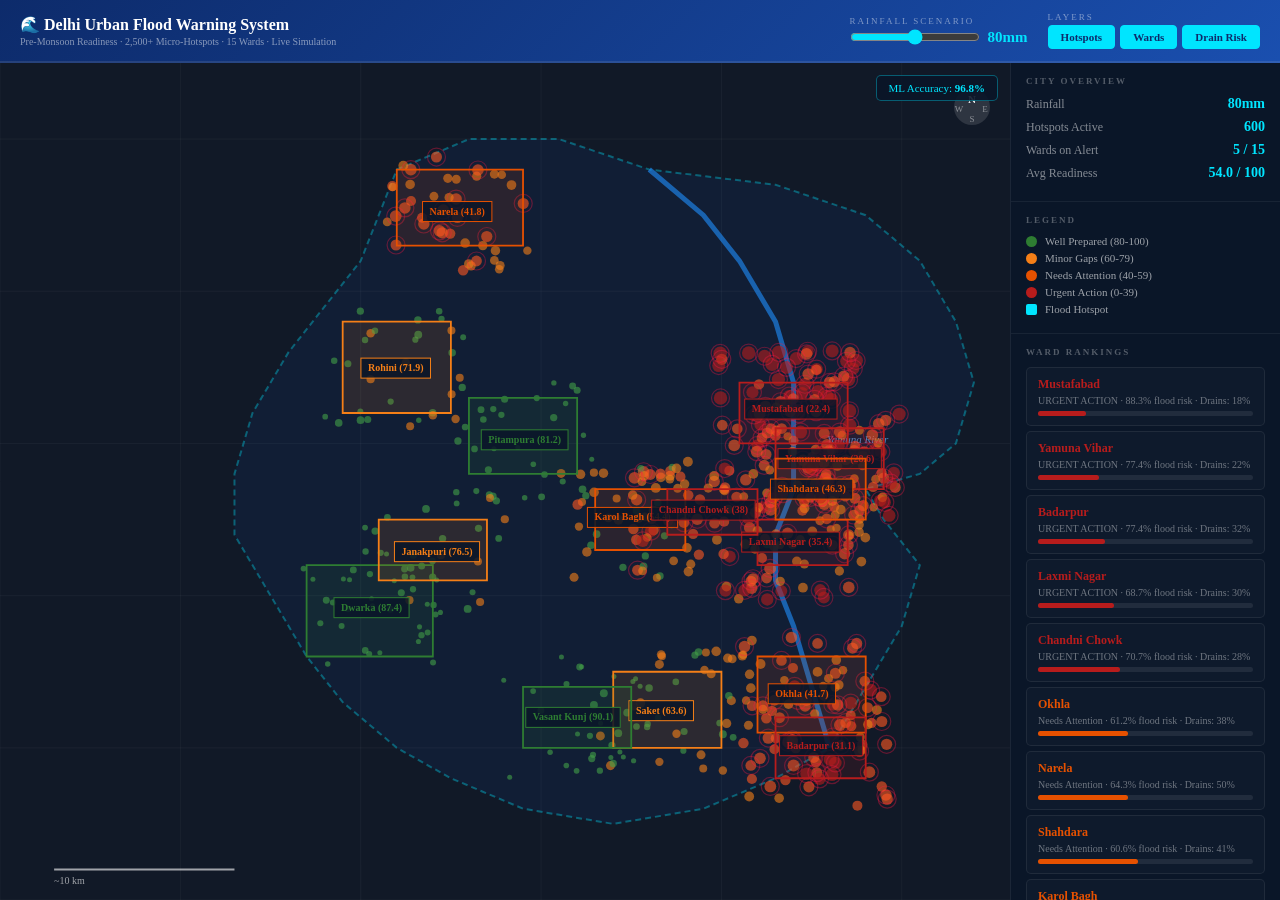
<file: public/flood_map.html>
<!DOCTYPE html>
<html lang="en">
<head>
<meta charset="UTF-8">
<meta name="viewport" content="width=device-width, initial-scale=1.0">
<title>Delhi Urban Flood Warning System</title>
<style>
* { margin:0; padding:0; box-sizing:border-box; }
body { font-family: Georgia, serif; background:#0A1020; color:#fff; height:100vh; display:flex; flex-direction:column; overflow:hidden; }
#header {
  background: linear-gradient(135deg, #0D2B6B, #1A4FAF);
  padding: 12px 20px; border-bottom: 2px solid rgba(255,255,255,0.1);
  display:flex; align-items:center; gap:16px; flex-wrap:wrap; flex-shrink:0;
}
#header h1 { font-size:16px; font-weight:700; }
#header p  { font-size:10px; color:rgba(255,255,255,0.5); margin-top:2px; }
.controls  { display:flex; gap:12px; align-items:center; flex-wrap:wrap; margin-left:auto; }
.ctrl-group { display:flex; flex-direction:column; gap:3px; }
.ctrl-group label { font-size:9px; letter-spacing:2px; color:rgba(255,255,255,0.45); text-transform:uppercase; }
input[type=range] { width:130px; accent-color:#00E5FF; cursor:pointer; }
#rainfall-val { font-size:15px; font-weight:700; color:#00E5FF; min-width:48px; }
.toggle-btn {
  padding:5px 12px; border-radius:4px; border:1px solid rgba(255,255,255,0.2);
  background:rgba(255,255,255,0.06); color:rgba(255,255,255,0.5);
  cursor:pointer; font-size:11px; font-family:Georgia,serif; transition:all 0.2s;
}
.toggle-btn.active { background:#00E5FF; color:#0D2B6B; border-color:#00E5FF; font-weight:700; }
#main { display:flex; flex:1; overflow:hidden; }
#canvas-wrap { flex:1; position:relative; background:#111927; overflow:hidden; }
canvas { display:block; }
#tooltip {
  position:absolute; background:rgba(10,22,40,0.96);
  border:1px solid rgba(0,229,255,0.4); border-radius:7px;
  padding:11px 15px; font-size:12px; pointer-events:none;
  display:none; z-index:10; min-width:190px;
  box-shadow:0 4px 20px rgba(0,0,0,0.6);
}
#tooltip .tt-title { font-size:14px; font-weight:700; color:#00E5FF; margin-bottom:8px; }
#tooltip .tt-row   { display:flex; justify-content:space-between; gap:12px; color:rgba(255,255,255,0.6); margin-bottom:4px; }
#tooltip .tt-row b { color:#fff; }
#acc-badge {
  position:absolute; top:12px; right:12px; z-index:5;
  background:rgba(10,22,40,0.9); border:1px solid rgba(0,229,255,0.35);
  border-radius:5px; padding:6px 12px; font-size:11px; color:#00E5FF;
}
#sidebar {
  width:270px; background:#0A1628;
  border-left:1px solid rgba(255,255,255,0.07);
  overflow-y:auto; flex-shrink:0;
}
.ss { padding:13px 15px; border-bottom:1px solid rgba(255,255,255,0.06); }
.ss h3 { font-size:9px; letter-spacing:2px; color:rgba(255,255,255,0.3); text-transform:uppercase; margin-bottom:10px; }
.stat-row { display:flex; justify-content:space-between; align-items:center; margin-bottom:7px; }
.stat-label { font-size:12px; color:rgba(255,255,255,0.5); }
.stat-val   { font-size:14px; font-weight:700; color:#00E5FF; }
.legend-item { display:flex; align-items:center; gap:8px; font-size:11px; color:rgba(255,255,255,0.6); margin-bottom:5px; }
.legend-dot  { width:11px; height:11px; border-radius:50%; flex-shrink:0; }
.ward-card {
  padding:9px 11px; border-radius:5px; margin-bottom:5px;
  border:1px solid rgba(255,255,255,0.07); background:rgba(255,255,255,0.02);
  cursor:pointer; transition:background 0.15s;
}
.ward-card:hover { background:rgba(255,255,255,0.06); }
.ward-name   { font-size:12px; font-weight:700; margin-bottom:3px; }
.ward-detail { font-size:10px; color:rgba(255,255,255,0.4); }
.bar-wrap { margin-top:5px; background:rgba(255,255,255,0.08); border-radius:3px; height:5px; }
.bar      { height:5px; border-radius:3px; transition:width 0.4s; }
</style>
</head>
<body>

<div id="header">
  <div>
    <h1>&#127754; Delhi Urban Flood Warning System</h1>
    <p>Pre-Monsoon Readiness &middot; 2,500+ Micro-Hotspots &middot; 15 Wards &middot; Live Simulation</p>
  </div>
  <div class="controls">
    <div class="ctrl-group">
      <label>Rainfall Scenario</label>
      <div style="display:flex;align-items:center;gap:8px;">
        <input type="range" id="slider" min="0" max="4" step="1" value="2">
        <span id="rainfall-val">80mm</span>
      </div>
    </div>
    <div class="ctrl-group">
      <label>Layers</label>
      <div style="display:flex;gap:5px;">
        <button class="toggle-btn active" id="btn-hotspots">Hotspots</button>
        <button class="toggle-btn active" id="btn-wards">Wards</button>
        <button class="toggle-btn active" id="btn-drains">Drain Risk</button>
      </div>
    </div>
  </div>
</div>

<div id="main">
  <div id="canvas-wrap">
    <canvas id="map-canvas"></canvas>
    <div id="acc-badge">ML Accuracy: <b id="acc-val">96.8%</b></div>
    <div id="tooltip">
      <div class="tt-title" id="tt-title">—</div>
      <div id="tt-body"></div>
    </div>
  </div>
  <div id="sidebar">
    <div class="ss">
      <h3>City Overview</h3>
      <div class="stat-row"><span class="stat-label">Rainfall</span><span class="stat-val" id="s-rain">80mm</span></div>
      <div class="stat-row"><span class="stat-label">Hotspots Active</span><span class="stat-val" id="s-hot">600</span></div>
      <div class="stat-row"><span class="stat-label">Wards on Alert</span><span class="stat-val" id="s-alert">—</span></div>
      <div class="stat-row"><span class="stat-label">Avg Readiness</span><span class="stat-val" id="s-avg">—</span></div>
    </div>
    <div class="ss">
      <h3>Legend</h3>
      <div class="legend-item"><div class="legend-dot" style="background:#2E7D32"></div>Well Prepared (80-100)</div>
      <div class="legend-item"><div class="legend-dot" style="background:#F57F17"></div>Minor Gaps (60-79)</div>
      <div class="legend-item"><div class="legend-dot" style="background:#E65100"></div>Needs Attention (40-59)</div>
      <div class="legend-item"><div class="legend-dot" style="background:#B71C1C"></div>Urgent Action (0-39)</div>
      <div class="legend-item"><div class="legend-dot" style="background:#00E5FF;border-radius:2px;"></div>Flood Hotspot</div>
    </div>
    <div class="ss">
      <h3>Ward Rankings</h3>
      <div id="ward-list"></div>
    </div>
  </div>
</div>

<script>
var SIM_DATA  = {"20":{"accuracy":96.8,"wards":[{"id":1,"name":"Rohini","lat":28.7495,"lon":77.0594,"score":81.4,"drain":89.7,"alerts":0,"vuln":81.4,"sat":52.0,"flood":18.6,"alert":"Well Prepared","color":"#2E7D32","prob":23.2},{"id":2,"name":"Karol Bagh","lat":28.6514,"lon":77.1907,"score":63.7,"drain":59.8,"alerts":1,"vuln":91.4,"sat":52.0,"flood":36.3,"alert":"Minor Gaps","color":"#F57F17","prob":40.5},{"id":3,"name":"Dwarka","lat":28.5921,"lon":77.046,"score":99.4,"drain":100,"alerts":0,"vuln":74.3,"sat":52.0,"flood":0.6,"alert":"Well Prepared","color":"#2E7D32","prob":1},{"id":4,"name":"Yamuna Vihar","lat":28.69,"lon":77.3,"score":31.3,"drain":25.3,"alerts":5,"vuln":82.9,"sat":52.0,"flood":68.7,"alert":"URGENT ACTION","color":"#B71C1C","prob":77.8},{"id":5,"name":"Okhla","lat":28.5355,"lon":77.2846,"score":48.5,"drain":43.7,"alerts":2,"vuln":72.9,"sat":52.0,"flood":51.5,"alert":"Needs Attention","color":"#E65100","prob":57.9},{"id":6,"name":"Laxmi Nagar","lat":28.6352,"lon":77.2783,"score":39.3,"drain":34.5,"alerts":3,"vuln":88.6,"sat":52.0,"flood":60.7,"alert":"URGENT ACTION","color":"#B71C1C","prob":69.6},{"id":7,"name":"Janakpuri","lat":28.6289,"lon":77.0823,"score":88.1,"drain":93.1,"alerts":0,"vuln":68.6,"sat":52.0,"flood":11.9,"alert":"Well Prepared","color":"#2E7D32","prob":11.4},{"id":8,"name":"Saket","lat":28.5244,"lon":77.2066,"score":71.8,"drain":74.8,"alerts":0,"vuln":54.3,"sat":52.0,"flood":28.2,"alert":"Minor Gaps","color":"#F57F17","prob":29.1},{"id":9,"name":"Pitampura","lat":28.7024,"lon":77.1309,"score":93.9,"drain":100,"alerts":0,"vuln":65.7,"sat":52.0,"flood":6.1,"alert":"Well Prepared","color":"#2E7D32","prob":6.9},{"id":10,"name":"Vasant Kunj","lat":28.52,"lon":77.1577,"score":100,"drain":100,"alerts":0,"vuln":47.1,"sat":52.0,"flood":0,"alert":"Well Prepared","color":"#2E7D32","prob":1},{"id":11,"name":"Shahdara","lat":28.67,"lon":77.29,"score":54.3,"drain":47.1,"alerts":1,"vuln":87.1,"sat":52.0,"flood":45.7,"alert":"Needs Attention","color":"#E65100","prob":48.1},{"id":12,"name":"Narela","lat":28.8524,"lon":77.0935,"score":46.7,"drain":57.5,"alerts":0,"vuln":34.3,"sat":52.0,"flood":53.3,"alert":"Needs Attention","color":"#E65100","prob":57.8},{"id":13,"name":"Badarpur","lat":28.5014,"lon":77.2952,"score":35.6,"drain":36.8,"alerts":2,"vuln":61.4,"sat":52.0,"flood":64.4,"alert":"URGENT ACTION","color":"#B71C1C","prob":72.6},{"id":14,"name":"Chandni Chowk","lat":28.6562,"lon":77.23,"score":44.2,"drain":32.2,"alerts":4,"vuln":80.0,"sat":52.0,"flood":55.8,"alert":"Needs Attention","color":"#E65100","prob":61.5},{"id":15,"name":"Mustafabad","lat":28.7226,"lon":77.2785,"score":26.6,"drain":20.7,"alerts":4,"vuln":84.3,"sat":52.0,"flood":73.4,"alert":"URGENT ACTION","color":"#B71C1C","prob":78.0}],"hotspots":[{"lat":28.5693,"lon":77.3012,"risk":0.61},{"lat":28.5274,"lon":77.2876,"risk":0.48},{"lat":28.5427,"lon":77.266,"risk":0.5},{"lat":28.5539,"lon":77.2248,"risk":0.29},{"lat":28.6428,"lon":77.2424,"risk":0.55},{"lat":28.5189,"lon":77.1865,"risk":0.42},{"lat":28.5044,"lon":77.1495,"risk":0.1},{"lat":28.6479,"lon":77.3063,"risk":0.74},{"lat":28.7148,"lon":77.339,"risk":0.67},{"lat":28.6235,"lon":77.1178,"risk":0.1},{"lat":28.5043,"lon":77.1387,"risk":0.1},{"lat":28.5395,"lon":77.2641,"risk":0.63},{"lat":28.8287,"lon":77.0954,"risk":0.72},{"lat":28.8758,"lon":77.0997,"risk":0.48},{"lat":28.7223,"lon":77.2879,"risk":0.69},{"lat":28.5317,"lon":77.3009,"risk":0.78},{"lat":28.4869,"lon":77.1872,"risk":0.16},{"lat":28.6558,"lon":77.1931,"risk":0.5},{"lat":28.6592,"lon":77.3088,"risk":0.62},{"lat":28.6654,"lon":77.2633,"risk":0.6},{"lat":28.6659,"lon":77.3125,"risk":0.8},{"lat":28.7112,"lon":77.1482,"risk":0.1},{"lat":28.8219,"lon":77.0863,"risk":0.66},{"lat":28.561,"lon":77.0454,"risk":0.17},{"lat":28.6877,"lon":77.2929,"risk":0.75},{"lat":28.5921,"lon":77.0807,"risk":0.24},{"lat":28.5994,"lon":77.0449,"risk":0.19},{"lat":28.4972,"lon":77.2363,"risk":0.22},{"lat":28.5514,"lon":77.2422,"risk":0.37},{"lat":28.5075,"lon":77.2629,"risk":0.64},{"lat":28.5671,"lon":77.3086,"risk":0.54},{"lat":28.6619,"lon":77.2143,"risk":0.53},{"lat":28.7429,"lon":77.0372,"risk":0.21},{"lat":28.4967,"lon":77.1921,"risk":0.15},{"lat":28.5313,"lon":77.3131,"risk":0.71},{"lat":28.6707,"lon":77.2415,"risk":0.8},{"lat":28.6448,"lon":77.2418,"risk":0.62},{"lat":28.7423,"lon":77.0798,"risk":0.12},{"lat":28.493,"lon":77.2889,"risk":0.59},{"lat":28.8538,"lon":77.0887,"risk":0.66},{"lat":28.5625,"lon":77.1936,"risk":0.21},{"lat":28.5224,"lon":77.2341,"risk":0.36},{"lat":28.7042,"lon":77.3059,"risk":0.71},{"lat":28.6782,"lon":77.2966,"risk":0.65},{"lat":28.5539,"lon":77.1808,"risk":0.29},{"lat":28.6663,"lon":77.3148,"risk":0.5},{"lat":28.7088,"lon":77.325,"risk":0.5},{"lat":28.8304,"lon":77.0736,"risk":0.44},{"lat":28.6368,"lon":77.3073,"risk":0.32},{"lat":28.5634,"lon":77.1698,"risk":0.26},{"lat":28.6887,"lon":77.2605,"risk":0.82},{"lat":28.5274,"lon":77.249,"risk":0.57},{"lat":28.5982,"lon":77.286,"risk":0.75},{"lat":28.6748,"lon":77.3251,"risk":0.72},{"lat":28.5328,"lon":77.27,"risk":0.7},{"lat":28.6692,"lon":77.2527,"risk":0.7},{"lat":28.7417,"lon":77.2638,"risk":0.81},{"lat":28.4865,"lon":77.2929,"risk":0.74},{"lat":28.856,"lon":77.0585,"risk":0.61},{"lat":28.6866,"lon":77.2399,"risk":0.76},{"lat":28.4848,"lon":77.2427,"risk":0.47},{"lat":28.7192,"lon":77.3254,"risk":0.88},{"lat":28.7747,"lon":77.0759,"risk":0.1},{"lat":28.7045,"lon":77.3208,"risk":0.63},{"lat":28.6989,"lon":77.3177,"risk":0.59},{"lat":28.5068,"lon":77.2587,"risk":0.52},{"lat":28.6357,"lon":77.251,"risk":0.33},{"lat":28.6519,"lon":77.3053,"risk":0.76},{"lat":28.5477,"lon":77.2637,"risk":0.43},{"lat":28.6645,"lon":77.2653,"risk":0.87},{"lat":28.6834,"lon":77.2756,"risk":0.79},{"lat":28.681,"lon":77.3027,"risk":0.47},{"lat":28.6459,"lon":77.2381,"risk":0.61},{"lat":28.4939,"lon":77.1733,"risk":0.1},{"lat":28.5553,"lon":77.2848,"risk":0.47},{"lat":28.6508,"lon":77.2601,"risk":0.74},{"lat":28.8844,"lon":77.0552,"risk":0.5},{"lat":28.8849,"lon":77.0735,"risk":0.47},{"lat":28.7149,"lon":77.281,"risk":0.76},{"lat":28.5087,"lon":77.3114,"risk":0.71},{"lat":28.8166,"lon":77.087,"risk":0.71},{"lat":28.8232,"lon":77.1136,"risk":0.6},{"lat":28.7713,"lon":77.0353,"risk":0.38},{"lat":28.6622,"lon":77.1543,"risk":0.43},{"lat":28.643,"lon":77.2863,"risk":0.76},{"lat":28.6916,"lon":77.3282,"risk":0.81},{"lat":28.7884,"lon":77.0388,"risk":0.21},{"lat":28.682,"lon":77.2543,"risk":0.66},{"lat":28.8495,"lon":77.1313,"risk":0.58},{"lat":28.8485,"lon":77.1323,"risk":0.47},{"lat":28.5269,"lon":77.3099,"risk":0.67},{"lat":28.7186,"lon":77.0934,"risk":0.16},{"lat":28.5367,"lon":77.3087,"risk":0.62},{"lat":28.6752,"lon":77.3051,"risk":0.41},{"lat":28.4711,"lon":77.2887,"risk":0.62},{"lat":28.5597,"lon":77.245,"risk":0.48},{"lat":28.6995,"lon":77.2887,"risk":0.77},{"lat":28.6362,"lon":77.2568,"risk":0.67},{"lat":28.6419,"lon":77.2744,"risk":0.42},{"lat":28.5067,"lon":77.3141,"risk":0.63},{"lat":28.712,"lon":77.0703,"risk":0.1},{"lat":28.6974,"lon":77.3083,"risk":0.47},{"lat":28.8387,"lon":77.0882,"risk":0.43},{"lat":28.5538,"lon":77.203,"risk":0.36},{"lat":28.5229,"lon":77.1254,"risk":0.1},{"lat":28.5496,"lon":77.173,"risk":0.25},{"lat":28.5198,"lon":77.1971,"risk":0.17},{"lat":28.5292,"lon":77.316,"risk":0.57},{"lat":28.5246,"lon":77.1762,"risk":0.1},{"lat":28.6892,"lon":77.1821,"risk":0.3},{"lat":28.5896,"lon":77.0105,"risk":0.1},{"lat":28.8145,"lon":77.0554,"risk":0.5},{"lat":28.6792,"lon":77.312,"risk":0.35},{"lat":28.5111,"lon":77.2834,"risk":0.72},{"lat":28.6378,"lon":77.2891,"risk":0.6},{"lat":28.5233,"lon":77.2365,"risk":0.39},{"lat":28.5409,"lon":77.18,"risk":0.35},{"lat":28.67,"lon":77.212,"risk":0.56},{"lat":28.623,"lon":77.0784,"risk":0.32},{"lat":28.5033,"lon":77.1725,"risk":0.29},{"lat":28.6328,"lon":77.3097,"risk":0.57},{"lat":28.6348,"lon":77.2125,"risk":0.51},{"lat":28.745,"lon":77.2751,"risk":0.86},{"lat":28.7282,"lon":77.1248,"risk":0.1},{"lat":28.5306,"lon":77.2989,"risk":0.66},{"lat":28.5894,"lon":77.0653,"risk":0.15},{"lat":28.6873,"lon":77.2302,"risk":0.45},{"lat":28.5288,"lon":77.2241,"risk":0.31},{"lat":28.6867,"lon":77.3384,"risk":0.63},{"lat":28.6688,"lon":77.0978,"risk":0.1},{"lat":28.5914,"lon":77.1172,"risk":0.22},{"lat":28.5382,"lon":77.3161,"risk":0.58},{"lat":28.834,"lon":77.1195,"risk":0.66},{"lat":28.6083,"lon":77.1212,"risk":0.1},{"lat":28.5408,"lon":77.2657,"risk":0.74},{"lat":28.4942,"lon":77.2028,"risk":0.15},{"lat":28.8709,"lon":77.0685,"risk":0.41},{"lat":28.6128,"lon":77.2532,"risk":0.52},{"lat":28.6288,"lon":77.0918,"risk":0.1},{"lat":28.6707,"lon":77.2762,"risk":0.8},{"lat":28.7443,"lon":77.2784,"risk":0.78},{"lat":28.7812,"lon":77.0448,"risk":0.32},{"lat":28.494,"lon":77.1579,"risk":0.12},{"lat":28.7457,"lon":77.3098,"risk":0.69},{"lat":28.622,"lon":77.2222,"risk":0.43},{"lat":28.7157,"lon":77.0426,"risk":0.12},{"lat":28.6509,"lon":77.2506,"risk":0.72},{"lat":28.6267,"lon":77.2532,"risk":0.71},{"lat":28.6368,"lon":77.1643,"risk":0.51},{"lat":28.7009,"lon":77.2892,"risk":0.91},{"lat":28.8895,"lon":77.0983,"risk":0.62},{"lat":28.6529,"lon":77.2802,"risk":0.8},{"lat":28.6192,"lon":77.1999,"risk":0.41},{"lat":28.6127,"lon":77.3143,"risk":0.69},{"lat":28.659,"lon":77.2918,"risk":0.88},{"lat":28.6695,"lon":77.2225,"risk":0.34},{"lat":28.5076,"lon":77.2695,"risk":0.64},{"lat":28.6676,"lon":77.075,"risk":0.1},{"lat":28.645,"lon":77.2784,"risk":0.52},{"lat":28.6336,"lon":77.269,"risk":0.54},{"lat":28.7822,"lon":77.0401,"risk":0.1},{"lat":28.6715,"lon":77.262,"risk":0.33},{"lat":28.4868,"lon":77.1912,"risk":0.18},{"lat":28.6758,"lon":77.3248,"risk":0.88},{"lat":28.6182,"lon":77.0316,"risk":0.1},{"lat":28.534,"lon":77.3089,"risk":0.59},{"lat":28.7058,"lon":77.2761,"risk":0.91},{"lat":28.6829,"lon":77.2252,"risk":0.67},{"lat":28.6806,"lon":77.2123,"risk":0.53},{"lat":28.6839,"lon":77.2391,"risk":0.68},{"lat":28.6967,"lon":77.1483,"risk":0.1},{"lat":28.6432,"lon":77.2605,"risk":0.32},{"lat":28.5405,"lon":77.1455,"risk":0.1},{"lat":28.6722,"lon":77.2841,"risk":0.53},{"lat":28.672,"lon":77.1519,"risk":0.34},{"lat":28.4981,"lon":77.2838,"risk":0.78},{"lat":28.663,"lon":77.1649,"risk":0.22},{"lat":28.6164,"lon":77.0286,"risk":0.11},{"lat":28.5544,"lon":77.3193,"risk":0.51},{"lat":28.5752,"lon":77.2848,"risk":0.39},{"lat":28.635,"lon":77.1815,"risk":0.51},{"lat":28.6182,"lon":77.262,"risk":0.58},{"lat":28.6983,"lon":77.1099,"risk":0.1},{"lat":28.6502,"lon":77.3104,"risk":0.63},{"lat":28.665,"lon":77.2971,"risk":0.63},{"lat":28.6608,"lon":77.2651,"risk":0.65},{"lat":28.5359,"lon":77.2087,"risk":0.29},{"lat":28.6344,"lon":77.2671,"risk":0.6},{"lat":28.6315,"lon":77.0119,"risk":0.1},{"lat":28.4963,"lon":77.2455,"risk":0.15},{"lat":28.515,"lon":77.3024,"risk":0.4},{"lat":28.4837,"lon":77.3066,"risk":0.79},{"lat":28.4991,"lon":77.3335,"risk":0.79},{"lat":28.6792,"lon":77.2745,"risk":0.59},{"lat":28.5005,"lon":77.2205,"risk":0.38},{"lat":28.6628,"lon":77.2638,"risk":0.76},{"lat":28.6143,"lon":77.2471,"risk":0.72},{"lat":28.8146,"lon":77.0587,"risk":0.65},{"lat":28.6828,"lon":77.3111,"risk":0.34},{"lat":28.5462,"lon":77.2652,"risk":0.55},{"lat":28.5417,"lon":77.2393,"risk":0.18},{"lat":28.5172,"lon":77.2961,"risk":0.5},{"lat":28.6674,"lon":77.0928,"risk":0.18},{"lat":28.4934,"lon":77.1882,"risk":0.2},{"lat":28.6609,"lon":77.2612,"risk":0.61},{"lat":28.7868,"lon":77.0841,"risk":0.37},{"lat":28.7594,"lon":77.2802,"risk":0.91},{"lat":28.6402,"lon":77.1742,"risk":0.46},{"lat":28.8272,"lon":77.0825,"risk":0.59},{"lat":28.8428,"lon":77.1155,"risk":0.67},{"lat":28.5336,"lon":77.1972,"risk":0.1},{"lat":28.6369,"lon":77.2056,"risk":0.51},{"lat":28.5228,"lon":77.2654,"risk":0.65},{"lat":28.8881,"lon":77.1215,"risk":0.44},{"lat":28.6059,"lon":77.0662,"risk":0.1},{"lat":28.6743,"lon":77.2504,"risk":0.58},{"lat":28.4984,"lon":77.2824,"risk":0.43},{"lat":28.5641,"lon":77.2446,"risk":0.21},{"lat":28.7062,"lon":77.2494,"risk":0.8},{"lat":28.6525,"lon":77.0978,"risk":0.1},{"lat":28.7847,"lon":77.091,"risk":0.31},{"lat":28.7712,"lon":77.0253,"risk":0.29},{"lat":28.4726,"lon":77.2773,"risk":0.51},{"lat":28.8898,"lon":77.0869,"risk":0.56},{"lat":28.7737,"lon":77.0254,"risk":0.1},{"lat":28.7123,"lon":77.2699,"risk":0.85},{"lat":28.656,"lon":77.309,"risk":0.36},{"lat":28.594,"lon":77.0889,"risk":0.14},{"lat":28.6823,"lon":77.2687,"risk":0.62},{"lat":28.5317,"lon":77.2626,"risk":0.62},{"lat":28.4705,"lon":77.2828,"risk":0.71},{"lat":28.5444,"lon":77.246,"risk":0.54},{"lat":28.4909,"lon":77.1714,"risk":0.39},{"lat":28.6612,"lon":77.1575,"risk":0.29},{"lat":28.664,"lon":77.1962,"risk":0.51},{"lat":28.8208,"lon":77.106,"risk":0.56},{"lat":28.6153,"lon":77.0133,"risk":0.13},{"lat":28.6965,"lon":77.2723,"risk":0.64},{"lat":28.8736,"lon":77.0662,"risk":0.64},{"lat":28.6294,"lon":77.269,"risk":0.8},{"lat":28.5988,"lon":77.083,"risk":0.12},{"lat":28.5044,"lon":77.1242,"risk":0.13},{"lat":28.7289,"lon":77.3159,"risk":0.88},{"lat":28.6246,"lon":77.0642,"risk":0.21},{"lat":28.6631,"lon":77.24,"risk":0.57},{"lat":28.6897,"lon":77.2935,"risk":0.92},{"lat":28.7832,"lon":77.0265,"risk":0.25},{"lat":28.6829,"lon":77.1137,"risk":0.1},{"lat":28.6571,"lon":77.2294,"risk":0.54},{"lat":28.5232,"lon":77.1881,"risk":0.1},{"lat":28.6061,"lon":77.3143,"risk":0.78},{"lat":28.7389,"lon":77.07,"risk":0.29},{"lat":28.5296,"lon":77.3086,"risk":0.81},{"lat":28.7289,"lon":77.3085,"risk":0.66},{"lat":28.7244,"lon":77.3264,"risk":0.66},{"lat":28.7068,"lon":77.2438,"risk":0.72},{"lat":28.6439,"lon":77.0477,"risk":0.3},{"lat":28.5531,"lon":77.2959,"risk":0.62},{"lat":28.524,"lon":77.195,"risk":0.19},{"lat":28.5217,"lon":77.1676,"risk":0.14},{"lat":28.5404,"lon":77.1279,"risk":0.1},{"lat":28.5106,"lon":77.22,"risk":0.27},{"lat":28.6902,"lon":77.2728,"risk":0.84},{"lat":28.663,"lon":77.3329,"risk":0.78},{"lat":28.5619,"lon":77.2764,"risk":0.66},{"lat":28.4648,"lon":77.3144,"risk":0.64},{"lat":28.7211,"lon":77.2915,"risk":0.59},{"lat":28.702,"lon":77.2785,"risk":0.77},{"lat":28.534,"lon":77.3123,"risk":0.64},{"lat":28.6955,"lon":77.1007,"risk":0.1},{"lat":28.5983,"lon":77.0523,"risk":0.14},{"lat":28.6118,"lon":77.1636,"risk":0.45},{"lat":28.704,"lon":77.3053,"risk":0.76},{"lat":28.6091,"lon":77.27,"risk":0.81},{"lat":28.8762,"lon":77.0852,"risk":0.61},{"lat":28.7235,"lon":77.2422,"risk":0.58},{"lat":28.4969,"lon":77.3038,"risk":0.81},{"lat":28.719,"lon":77.336,"risk":0.75},{"lat":28.682,"lon":77.2586,"risk":0.69},{"lat":28.6939,"lon":77.2883,"risk":0.65},{"lat":28.5307,"lon":77.2017,"risk":0.44},{"lat":28.7296,"lon":77.1629,"risk":0.1},{"lat":28.7484,"lon":77.3065,"risk":0.73},{"lat":28.6954,"lon":77.2671,"risk":0.56},{"lat":28.6108,"lon":77.1184,"risk":0.2},{"lat":28.8588,"lon":77.0984,"risk":0.41},{"lat":28.7037,"lon":77.3016,"risk":0.58},{"lat":28.7234,"lon":77.0747,"risk":0.26},{"lat":28.7083,"lon":77.3063,"risk":0.66},{"lat":28.7116,"lon":77.275,"risk":0.63},{"lat":28.6928,"lon":77.1228,"risk":0.1},{"lat":28.6086,"lon":77.3176,"risk":0.67},{"lat":28.6613,"lon":77.283,"risk":0.51},{"lat":28.4904,"lon":77.3027,"risk":0.73},{"lat":28.6621,"lon":77.314,"risk":0.34},{"lat":28.5579,"lon":77.0717,"risk":0.1},{"lat":28.6926,"lon":77.2641,"risk":0.71},{"lat":28.5271,"lon":77.2553,"risk":0.83},{"lat":28.6024,"lon":77.2717,"risk":0.73},{"lat":28.575,"lon":77.0755,"risk":0.1},{"lat":28.696,"lon":77.3273,"risk":0.8},{"lat":28.6738,"lon":77.2021,"risk":0.52},{"lat":28.7809,"lon":77.0625,"risk":0.1},{"lat":28.6402,"lon":77.1961,"risk":0.59},{"lat":28.6507,"lon":77.2155,"risk":0.73},{"lat":28.7587,"lon":77.2947,"risk":0.85},{"lat":28.7136,"lon":77.2891,"risk":0.76},{"lat":28.6833,"lon":77.2671,"risk":0.59},{"lat":28.7442,"lon":77.3031,"risk":0.59},{"lat":28.7136,"lon":77.2761,"risk":0.59},{"lat":28.7538,"lon":77.2615,"risk":0.65},{"lat":28.6486,"lon":77.1941,"risk":0.23},{"lat":28.6703,"lon":77.2563,"risk":0.76},{"lat":28.5528,"lon":77.206,"risk":0.2},{"lat":28.6121,"lon":77.0705,"risk":0.1},{"lat":28.8839,"lon":77.1058,"risk":0.45},{"lat":28.6967,"lon":77.2662,"risk":0.66},{"lat":28.7278,"lon":77.1005,"risk":0.1},{"lat":28.6933,"lon":77.3151,"risk":0.74},{"lat":28.5615,"lon":77.0579,"risk":0.1},{"lat":28.7621,"lon":77.2421,"risk":0.91},{"lat":28.5746,"lon":77.0155,"risk":0.14},{"lat":28.8877,"lon":77.0742,"risk":0.49},{"lat":28.5047,"lon":77.2629,"risk":0.74},{"lat":28.5276,"lon":77.2816,"risk":0.57},{"lat":28.5389,"lon":77.2647,"risk":0.61},{"lat":28.5004,"lon":77.3074,"risk":0.63},{"lat":28.6985,"lon":77.2783,"risk":0.87},{"lat":28.6325,"lon":77.2509,"risk":0.51},{"lat":28.6684,"lon":77.1697,"risk":0.29},{"lat":28.5707,"lon":77.2948,"risk":0.41},{"lat":28.5024,"lon":77.2796,"risk":0.74},{"lat":28.679,"lon":77.3254,"risk":0.46},{"lat":28.6677,"lon":77.1886,"risk":0.51},{"lat":28.494,"lon":77.1729,"risk":0.19},{"lat":28.646,"lon":77.1064,"risk":0.27},{"lat":28.6738,"lon":77.2864,"risk":0.35},{"lat":28.6616,"lon":77.2548,"risk":0.68},{"lat":28.6854,"lon":77.2685,"risk":0.61},{"lat":28.8186,"lon":77.0582,"risk":0.56},{"lat":28.529,"lon":77.3178,"risk":0.54},{"lat":28.6877,"lon":77.2239,"risk":0.54},{"lat":28.83,"lon":77.1014,"risk":0.41},{"lat":28.6845,"lon":77.3104,"risk":0.88},{"lat":28.6669,"lon":77.2507,"risk":0.36},{"lat":28.8231,"lon":77.0599,"risk":0.55},{"lat":28.6303,"lon":77.2996,"risk":0.55},{"lat":28.4889,"lon":77.3135,"risk":0.69},{"lat":28.6149,"lon":77.3038,"risk":0.61},{"lat":28.5233,"lon":77.3034,"risk":0.65},{"lat":28.7505,"lon":77.0375,"risk":0.1},{"lat":28.7007,"lon":77.093,"risk":0.1},{"lat":28.6925,"lon":77.2716,"risk":0.59},{"lat":28.6372,"lon":77.2143,"risk":0.39},{"lat":28.623,"lon":77.2925,"risk":0.75},{"lat":28.641,"lon":77.0718,"risk":0.1},{"lat":28.7366,"lon":77.0957,"risk":0.1},{"lat":28.66,"lon":77.2907,"risk":0.76},{"lat":28.6684,"lon":77.241,"risk":0.66},{"lat":28.6565,"lon":77.3299,"risk":0.76},{"lat":28.8709,"lon":77.132,"risk":0.47},{"lat":28.7203,"lon":77.1372,"risk":0.1},{"lat":28.508,"lon":77.3348,"risk":0.51},{"lat":28.4914,"lon":77.1274,"risk":0.1},{"lat":28.6629,"lon":77.1169,"risk":0.1},{"lat":28.6126,"lon":77.225,"risk":0.34},{"lat":28.5988,"lon":77.0781,"risk":0.1},{"lat":28.6935,"lon":77.2574,"risk":0.43},{"lat":28.7226,"lon":77.2731,"risk":0.92},{"lat":28.6931,"lon":77.2212,"risk":0.51},{"lat":28.6166,"lon":77.092,"risk":0.17},{"lat":28.6194,"lon":77.228,"risk":0.55},{"lat":28.5955,"lon":77.0967,"risk":0.1},{"lat":28.5024,"lon":77.2787,"risk":0.69},{"lat":28.8237,"lon":77.0697,"risk":0.73},{"lat":28.7312,"lon":77.0857,"risk":0.17},{"lat":28.7839,"lon":77.084,"risk":0.1},{"lat":28.5034,"lon":77.2443,"risk":0.19},{"lat":28.7216,"lon":77.3009,"risk":0.79},{"lat":28.6506,"lon":77.2014,"risk":0.47},{"lat":28.6067,"lon":77.0117,"risk":0.1},{"lat":28.582,"lon":77.0357,"risk":0.2},{"lat":28.5794,"lon":77.0805,"risk":0.13},{"lat":28.5373,"lon":77.2733,"risk":0.6},{"lat":28.8828,"lon":77.1231,"risk":0.69},{"lat":28.6602,"lon":77.2827,"risk":0.69},{"lat":28.6184,"lon":77.2304,"risk":0.58},{"lat":28.5565,"lon":77.3147,"risk":0.56},{"lat":28.6878,"lon":77.3209,"risk":0.46},{"lat":28.6465,"lon":77.157,"risk":0.31},{"lat":28.6905,"lon":77.099,"risk":0.24},{"lat":28.6825,"lon":77.2642,"risk":0.58},{"lat":28.6598,"lon":77.2846,"risk":0.39},{"lat":28.6521,"lon":77.2308,"risk":0.72},{"lat":28.4861,"lon":77.3211,"risk":0.71},{"lat":28.5612,"lon":77.2535,"risk":0.48},{"lat":28.7524,"lon":77.0266,"risk":0.26},{"lat":28.6553,"lon":77.2221,"risk":0.63},{"lat":28.6166,"lon":77.3086,"risk":0.66},{"lat":28.4789,"lon":77.2581,"risk":0.5},{"lat":28.726,"lon":77.3181,"risk":0.82},{"lat":28.5269,"lon":77.2985,"risk":0.79},{"lat":28.6273,"lon":77.2255,"risk":0.61},{"lat":28.7174,"lon":77.3271,"risk":0.88},{"lat":28.5675,"lon":77.2753,"risk":0.45},{"lat":28.5038,"lon":77.3086,"risk":0.37},{"lat":28.8647,"lon":77.0693,"risk":0.47},{"lat":28.5975,"lon":77.1032,"risk":0.24},{"lat":28.8476,"lon":77.1027,"risk":0.44},{"lat":28.5031,"lon":77.2603,"risk":0.79},{"lat":28.6587,"lon":77.1531,"risk":0.31},{"lat":28.5626,"lon":77.2546,"risk":0.71},{"lat":28.8812,"lon":77.1113,"risk":0.42},{"lat":28.6772,"lon":77.2907,"risk":0.5},{"lat":28.5494,"lon":77.1822,"risk":0.16},{"lat":28.7365,"lon":77.0948,"risk":0.1},{"lat":28.5312,"lon":77.2361,"risk":0.41},{"lat":28.7344,"lon":77.061,"risk":0.27},{"lat":28.7068,"lon":77.289,"risk":0.59},{"lat":28.6876,"lon":77.195,"risk":0.7},{"lat":28.6472,"lon":77.2028,"risk":0.42},{"lat":28.4958,"lon":77.2806,"risk":0.68},{"lat":28.8494,"lon":77.0864,"risk":0.62},{"lat":28.5163,"lon":77.2608,"risk":0.61},{"lat":28.6643,"lon":77.1423,"risk":0.1},{"lat":28.5436,"lon":77.1919,"risk":0.1},{"lat":28.6426,"lon":77.2847,"risk":0.64},{"lat":28.6996,"lon":77.3163,"risk":0.8},{"lat":28.6866,"lon":77.1967,"risk":0.42},{"lat":28.751,"lon":77.0756,"risk":0.15},{"lat":28.6586,"lon":77.1202,"risk":0.1},{"lat":28.6939,"lon":77.2734,"risk":0.65},{"lat":28.662,"lon":77.1778,"risk":0.53},{"lat":28.6679,"lon":77.241,"risk":0.42},{"lat":28.5092,"lon":77.2664,"risk":0.55},{"lat":28.4929,"lon":77.2192,"risk":0.36},{"lat":28.6704,"lon":77.2385,"risk":0.52},{"lat":28.67,"lon":77.1408,"risk":0.14},{"lat":28.6651,"lon":77.317,"risk":0.68},{"lat":28.632,"lon":77.2035,"risk":0.52},{"lat":28.4932,"lon":77.2622,"risk":0.82},{"lat":28.6777,"lon":77.1168,"risk":0.22},{"lat":28.6941,"lon":77.1465,"risk":0.1},{"lat":28.5008,"lon":77.3066,"risk":0.56},{"lat":28.5336,"lon":77.2605,"risk":0.54},{"lat":28.7437,"lon":77.0214,"risk":0.22},{"lat":28.5086,"lon":77.3098,"risk":0.42},{"lat":28.6183,"lon":77.2668,"risk":0.59},{"lat":28.7561,"lon":77.3146,"risk":0.85},{"lat":28.5574,"lon":77.1835,"risk":0.34},{"lat":28.8769,"lon":77.0902,"risk":0.56},{"lat":28.6549,"lon":77.2822,"risk":0.86},{"lat":28.4883,"lon":77.2448,"risk":0.48},{"lat":28.5426,"lon":77.1744,"risk":0.14},{"lat":28.835,"lon":77.0744,"risk":0.4},{"lat":28.4976,"lon":77.2591,"risk":0.44},{"lat":28.8461,"lon":77.1044,"risk":0.61},{"lat":28.7119,"lon":77.2565,"risk":0.61},{"lat":28.7607,"lon":77.2485,"risk":0.77},{"lat":28.4806,"lon":77.3188,"risk":0.52},{"lat":28.8759,"lon":77.0788,"risk":0.63},{"lat":28.526,"lon":77.1936,"risk":0.19},{"lat":28.8509,"lon":77.1049,"risk":0.59},{"lat":28.7666,"lon":77.0803,"risk":0.1},{"lat":28.5986,"lon":77.2397,"risk":0.54},{"lat":28.8923,"lon":77.1281,"risk":0.64},{"lat":28.6231,"lon":77.0341,"risk":0.1},{"lat":28.5184,"lon":77.3213,"risk":0.55},{"lat":28.4847,"lon":77.1973,"risk":0.1},{"lat":28.6633,"lon":77.22,"risk":0.71},{"lat":28.5123,"lon":77.3283,"risk":0.5},{"lat":28.6635,"lon":77.0505,"risk":0.19},{"lat":28.5851,"lon":77.0358,"risk":0.2},{"lat":28.5066,"lon":77.3081,"risk":0.48},{"lat":28.6529,"lon":77.0583,"risk":0.21},{"lat":28.7129,"lon":77.2655,"risk":0.59},{"lat":28.7173,"lon":77.0741,"risk":0.14},{"lat":28.6435,"lon":77.2579,"risk":0.49},{"lat":28.588,"lon":77.0295,"risk":0.1},{"lat":28.6899,"lon":77.267,"risk":0.81},{"lat":28.5396,"lon":77.2207,"risk":0.46},{"lat":28.7401,"lon":77.2583,"risk":0.75},{"lat":28.6713,"lon":77.22,"risk":0.65},{"lat":28.6469,"lon":77.1931,"risk":0.75},{"lat":28.6947,"lon":77.2287,"risk":0.57},{"lat":28.702,"lon":77.3154,"risk":0.88},{"lat":28.5602,"lon":77.0127,"risk":0.1},{"lat":28.7262,"lon":77.3155,"risk":0.93},{"lat":28.6639,"lon":77.3317,"risk":0.64},{"lat":28.5316,"lon":77.2537,"risk":0.69},{"lat":28.6762,"lon":77.2696,"risk":0.61},{"lat":28.6436,"lon":77.2116,"risk":0.43},{"lat":28.6561,"lon":77.2703,"risk":0.62},{"lat":28.6279,"lon":77.0849,"risk":0.14},{"lat":28.6296,"lon":77.0478,"risk":0.1},{"lat":28.6711,"lon":77.2027,"risk":0.33},{"lat":28.7034,"lon":77.2661,"risk":0.82},{"lat":28.736,"lon":77.0245,"risk":0.25},{"lat":28.6695,"lon":77.2288,"risk":0.44},{"lat":28.6048,"lon":77.2445,"risk":0.54},{"lat":28.7872,"lon":77.0964,"risk":0.16},{"lat":28.6615,"lon":77.191,"risk":0.34},{"lat":28.51,"lon":77.3173,"risk":0.49},{"lat":28.7432,"lon":77.2514,"risk":0.93},{"lat":28.6508,"lon":77.3108,"risk":0.31},{"lat":28.5365,"lon":77.3249,"risk":0.72},{"lat":28.7269,"lon":77.1349,"risk":0.1},{"lat":28.6903,"lon":77.1915,"risk":0.63},{"lat":28.6646,"lon":77.2877,"risk":0.76},{"lat":28.5864,"lon":77.0661,"risk":0.16},{"lat":28.6654,"lon":77.2595,"risk":0.49},{"lat":28.746,"lon":77.3111,"risk":0.65},{"lat":28.5349,"lon":77.2252,"risk":0.35},{"lat":28.6622,"lon":77.2711,"risk":0.58},{"lat":28.5454,"lon":77.1481,"risk":0.1},{"lat":28.6809,"lon":77.3109,"risk":0.61},{"lat":28.4715,"lon":77.3093,"risk":0.72},{"lat":28.4885,"lon":77.3194,"risk":0.53},{"lat":28.4821,"lon":77.1285,"risk":0.1},{"lat":28.6928,"lon":77.16,"risk":0.1},{"lat":28.7359,"lon":77.3158,"risk":0.83},{"lat":28.6905,"lon":77.2224,"risk":0.69},{"lat":28.6882,"lon":77.1993,"risk":0.51},{"lat":28.6348,"lon":77.2934,"risk":0.71},{"lat":28.6606,"lon":77.2665,"risk":0.53},{"lat":28.5342,"lon":77.3087,"risk":0.53},{"lat":28.5673,"lon":77.261,"risk":0.44},{"lat":28.4848,"lon":77.1627,"risk":0.1},{"lat":28.7169,"lon":77.1054,"risk":0.1},{"lat":28.6171,"lon":77.2826,"risk":0.66},{"lat":28.8342,"lon":77.0949,"risk":0.67},{"lat":28.6413,"lon":77.2611,"risk":0.74},{"lat":28.627,"lon":77.214,"risk":0.65},{"lat":28.6835,"lon":77.3346,"risk":0.75},{"lat":28.6483,"lon":77.3132,"risk":0.62},{"lat":28.6668,"lon":77.2029,"risk":0.41},{"lat":28.6694,"lon":77.2815,"risk":0.72},{"lat":28.5191,"lon":77.3205,"risk":0.52},{"lat":28.4973,"lon":77.2661,"risk":0.51},{"lat":28.869,"lon":77.097,"risk":0.41},{"lat":28.6022,"lon":77.271,"risk":0.65},{"lat":28.6434,"lon":77.2333,"risk":0.54},{"lat":28.485,"lon":77.2941,"risk":0.64},{"lat":28.6793,"lon":77.2257,"risk":0.52},{"lat":28.4728,"lon":77.2561,"risk":0.68},{"lat":28.6777,"lon":77.2427,"risk":0.67},{"lat":28.4628,"lon":77.3322,"risk":0.78},{"lat":28.7125,"lon":77.0682,"risk":0.14},{"lat":28.7051,"lon":77.1395,"risk":0.11},{"lat":28.6845,"lon":77.2251,"risk":0.45},{"lat":28.686,"lon":77.2703,"risk":0.62},{"lat":28.7194,"lon":77.2822,"risk":0.87},{"lat":28.5975,"lon":77.3044,"risk":0.76},{"lat":28.5343,"lon":77.3155,"risk":0.6},{"lat":28.6331,"lon":77.3221,"risk":0.6},{"lat":28.6633,"lon":77.2885,"risk":0.31},{"lat":28.6605,"lon":77.2333,"risk":0.46},{"lat":28.7554,"lon":77.2687,"risk":0.74},{"lat":28.6817,"lon":77.2729,"risk":0.62},{"lat":28.6233,"lon":77.0583,"risk":0.21},{"lat":28.5594,"lon":77.0315,"risk":0.17},{"lat":28.6375,"lon":77.3134,"risk":0.76},{"lat":28.7131,"lon":77.167,"risk":0.1},{"lat":28.529,"lon":77.3106,"risk":0.72},{"lat":28.6188,"lon":77.2225,"risk":0.3},{"lat":28.6336,"lon":77.2857,"risk":0.63},{"lat":28.6744,"lon":77.3086,"risk":0.38},{"lat":28.6607,"lon":77.2623,"risk":0.68},{"lat":28.5024,"lon":77.2635,"risk":0.58},{"lat":28.7352,"lon":77.0343,"risk":0.33},{"lat":28.5257,"lon":77.2816,"risk":0.52},{"lat":28.6949,"lon":77.3025,"risk":0.57},{"lat":28.6917,"lon":77.2019,"risk":0.71},{"lat":28.6634,"lon":77.2069,"risk":0.49},{"lat":28.6933,"lon":77.2889,"risk":0.68},{"lat":28.5586,"lon":77.0128,"risk":0.1},{"lat":28.7243,"lon":77.097,"risk":0.23},{"lat":28.6576,"lon":77.1901,"risk":0.39},{"lat":28.5623,"lon":77.3234,"risk":0.41},{"lat":28.5541,"lon":77.2022,"risk":0.22},{"lat":28.514,"lon":77.2984,"risk":0.44},{"lat":28.7502,"lon":77.092,"risk":0.15},{"lat":28.6397,"lon":77.2658,"risk":0.39},{"lat":28.6419,"lon":77.2281,"risk":0.73},{"lat":28.6724,"lon":77.2534,"risk":0.53},{"lat":28.5245,"lon":77.3084,"risk":0.76},{"lat":28.6707,"lon":77.2065,"risk":0.52},{"lat":28.7611,"lon":77.302,"risk":0.88},{"lat":28.6881,"lon":77.3293,"risk":0.39},{"lat":28.5209,"lon":77.2591,"risk":0.6},{"lat":28.855,"lon":77.0864,"risk":0.43},{"lat":28.6273,"lon":77.0903,"risk":0.11},{"lat":28.5416,"lon":77.2931,"risk":0.42},{"lat":28.7279,"lon":77.1616,"risk":0.12},{"lat":28.8573,"lon":77.0954,"risk":0.68},{"lat":28.4624,"lon":77.2927,"risk":0.58},{"lat":28.6439,"lon":77.2024,"risk":0.72},{"lat":28.6708,"lon":77.2094,"risk":0.43},{"lat":28.4649,"lon":77.265,"risk":0.7},{"lat":28.6708,"lon":77.2757,"risk":0.76}]},"50":{"accuracy":96.8,"wards":[{"id":1,"name":"Rohini","lat":28.7495,"lon":77.0594,"score":76.7,"drain":83.8,"alerts":0,"vuln":81.4,"sat":55.0,"flood":23.3,"alert":"Minor Gaps","color":"#F57F17","prob":26.2},{"id":2,"name":"Karol Bagh","lat":28.6514,"lon":77.1907,"score":59.4,"drain":55.9,"alerts":2,"vuln":91.4,"sat":55.0,"flood":40.6,"alert":"Needs Attention","color":"#E65100","prob":47.3},{"id":3,"name":"Dwarka","lat":28.5921,"lon":77.046,"score":94.1,"drain":100,"alerts":0,"vuln":74.3,"sat":55.0,"flood":5.9,"alert":"Well Prepared","color":"#2E7D32","prob":4.3},{"id":4,"name":"Yamuna Vihar","lat":28.69,"lon":77.3,"score":29.8,"drain":23.6,"alerts":6,"vuln":82.9,"sat":55.0,"flood":70.2,"alert":"URGENT ACTION","color":"#B71C1C","prob":76.8},{"id":5,"name":"Okhla","lat":28.5355,"lon":77.2846,"score":44.9,"drain":40.9,"alerts":3,"vuln":72.9,"sat":55.0,"flood":55.1,"alert":"Needs Attention","color":"#E65100","prob":61.6},{"id":6,"name":"Laxmi Nagar","lat":28.6352,"lon":77.2783,"score":38.4,"drain":32.2,"alerts":4,"vuln":88.6,"sat":55.0,"flood":61.6,"alert":"URGENT ACTION","color":"#B71C1C","prob":66.6},{"id":7,"name":"Janakpuri","lat":28.6289,"lon":77.0823,"score":81.8,"drain":87.1,"alerts":0,"vuln":68.6,"sat":55.0,"flood":18.2,"alert":"Well Prepared","color":"#2E7D32","prob":21.8},{"id":8,"name":"Saket","lat":28.5244,"lon":77.2066,"score":67.6,"drain":69.9,"alerts":1,"vuln":54.3,"sat":55.0,"flood":32.4,"alert":"Minor Gaps","color":"#F57F17","prob":33.6},{"id":9,"name":"Pitampura","lat":28.7024,"lon":77.1309,"score":88.1,"drain":94.6,"alerts":0,"vuln":65.7,"sat":55.0,"flood":11.9,"alert":"Well Prepared","color":"#2E7D32","prob":10.4},{"id":10,"name":"Vasant Kunj","lat":28.52,"lon":77.1577,"score":98.7,"drain":100,"alerts":0,"vuln":47.1,"sat":55.0,"flood":1.3,"alert":"Well Prepared","color":"#2E7D32","prob":1},{"id":11,"name":"Shahdara","lat":28.67,"lon":77.29,"score":50.4,"drain":44.1,"alerts":2,"vuln":87.1,"sat":55.0,"flood":49.6,"alert":"Needs Attention","color":"#E65100","prob":54.7},{"id":12,"name":"Narela","lat":28.8524,"lon":77.0935,"score":45.0,"drain":53.8,"alerts":1,"vuln":34.3,"sat":55.0,"flood":55.0,"alert":"Needs Attention","color":"#E65100","prob":58.5},{"id":13,"name":"Badarpur","lat":28.5014,"lon":77.2952,"score":32.6,"drain":34.4,"alerts":3,"vuln":61.4,"sat":55.0,"flood":67.4,"alert":"URGENT ACTION","color":"#B71C1C","prob":71.2},{"id":14,"name":"Chandni Chowk","lat":28.6562,"lon":77.23,"score":41.2,"drain":30.1,"alerts":5,"vuln":80.0,"sat":55.0,"flood":58.8,"alert":"Needs Attention","color":"#E65100","prob":62.9},{"id":15,"name":"Mustafabad","lat":28.7226,"lon":77.2785,"score":25.0,"drain":19.3,"alerts":5,"vuln":84.3,"sat":55.0,"flood":75.0,"alert":"URGENT ACTION","color":"#B71C1C","prob":80.8}],"hotspots":[{"lat":28.8302,"lon":77.0972,"risk":0.61},{"lat":28.6323,"lon":77.2604,"risk":0.67},{"lat":28.6733,"lon":77.2555,"risk":0.75},{"lat":28.6844,"lon":77.2956,"risk":0.67},{"lat":28.6295,"lon":77.2224,"risk":0.46},{"lat":28.5448,"lon":77.2812,"risk":0.62},{"lat":28.7476,"lon":77.0734,"risk":0.33},{"lat":28.7291,"lon":77.3143,"risk":0.85},{"lat":28.5765,"lon":77.0272,"risk":0.24},{"lat":28.6581,"lon":77.0518,"risk":0.1},{"lat":28.5545,"lon":77.2249,"risk":0.2},{"lat":28.5457,"lon":77.2964,"risk":0.55},{"lat":28.6908,"lon":77.3078,"risk":0.44},{"lat":28.6271,"lon":77.2388,"risk":0.69},{"lat":28.7469,"lon":77.2792,"risk":0.79},{"lat":28.5549,"lon":77.2641,"risk":0.45},{"lat":28.6901,"lon":77.1432,"risk":0.27},{"lat":28.887,"lon":77.1222,"risk":0.6},{"lat":28.6535,"lon":77.068,"risk":0.1},{"lat":28.6446,"lon":77.2686,"risk":0.57},{"lat":28.489,"lon":77.2864,"risk":0.82},{"lat":28.5179,"lon":77.1914,"risk":0.47},{"lat":28.6487,"lon":77.2568,"risk":0.48},{"lat":28.6976,"lon":77.2547,"risk":0.37},{"lat":28.699,"lon":77.1289,"risk":0.1},{"lat":28.5496,"lon":77.2941,"risk":0.56},{"lat":28.656,"lon":77.1632,"risk":0.27},{"lat":28.5582,"lon":77.1327,"risk":0.1},{"lat":28.6759,"lon":77.3129,"risk":0.88},{"lat":28.678,"lon":77.294,"risk":0.39},{"lat":28.6997,"lon":77.2835,"risk":0.65},{"lat":28.672,"lon":77.2557,"risk":0.77},{"lat":28.6163,"lon":77.0257,"risk":0.1},{"lat":28.6598,"lon":77.3161,"risk":0.63},{"lat":28.5969,"lon":77.0723,"risk":0.22},{"lat":28.6561,"lon":77.1988,"risk":0.62},{"lat":28.5174,"lon":77.1825,"risk":0.36},{"lat":28.6843,"lon":77.289,"risk":0.85},{"lat":28.6867,"lon":77.2134,"risk":0.3},{"lat":28.5412,"lon":77.2793,"risk":0.66},{"lat":28.6635,"lon":77.2646,"risk":0.5},{"lat":28.5222,"lon":77.1969,"risk":0.34},{"lat":28.7523,"lon":77.2575,"risk":0.84},{"lat":28.7184,"lon":77.3149,"risk":0.76},{"lat":28.6513,"lon":77.2596,"risk":0.41},{"lat":28.7537,"lon":77.2772,"risk":0.9},{"lat":28.7735,"lon":77.0293,"risk":0.12},{"lat":28.6612,"lon":77.0478,"risk":0.1},{"lat":28.4642,"lon":77.306,"risk":0.63},{"lat":28.6317,"lon":77.111,"risk":0.13},{"lat":28.6432,"lon":77.2772,"risk":0.49},{"lat":28.5268,"lon":77.1382,"risk":0.1},{"lat":28.7193,"lon":77.1628,"risk":0.22},{"lat":28.5981,"lon":77.1092,"risk":0.11},{"lat":28.8584,"lon":77.0947,"risk":0.52},{"lat":28.5398,"lon":77.2862,"risk":0.41},{"lat":28.4967,"lon":77.2644,"risk":0.56},{"lat":28.671,"lon":77.1568,"risk":0.57},{"lat":28.7567,"lon":77.2772,"risk":0.87},{"lat":28.8255,"lon":77.0778,"risk":0.56},{"lat":28.5593,"lon":77.0215,"risk":0.1},{"lat":28.6374,"lon":77.0826,"risk":0.38},{"lat":28.6819,"lon":77.2243,"risk":0.5},{"lat":28.6572,"lon":77.0962,"risk":0.35},{"lat":28.8555,"lon":77.0739,"risk":0.58},{"lat":28.6173,"lon":77.194,"risk":0.68},{"lat":28.4887,"lon":77.1684,"risk":0.32},{"lat":28.6256,"lon":77.2263,"risk":0.6},{"lat":28.7408,"lon":77.2892,"risk":0.83},{"lat":28.6236,"lon":77.0586,"risk":0.1},{"lat":28.4963,"lon":77.3162,"risk":0.75},{"lat":28.677,"lon":77.3353,"risk":0.82},{"lat":28.6788,"lon":77.2955,"risk":0.39},{"lat":28.6383,"lon":77.2736,"risk":0.44},{"lat":28.5588,"lon":77.3179,"risk":0.51},{"lat":28.5372,"lon":77.1956,"risk":0.1},{"lat":28.7361,"lon":77.2637,"risk":0.75},{"lat":28.7337,"lon":77.0974,"risk":0.21},{"lat":28.5651,"lon":77.2743,"risk":0.6},{"lat":28.728,"lon":77.2979,"risk":0.84},{"lat":28.5514,"lon":77.2618,"risk":0.62},{"lat":28.5793,"lon":77.0704,"risk":0.15},{"lat":28.6852,"lon":77.317,"risk":0.53},{"lat":28.7457,"lon":77.293,"risk":0.71},{"lat":28.7758,"lon":77.0759,"risk":0.12},{"lat":28.6256,"lon":77.1742,"risk":0.35},{"lat":28.6886,"lon":77.3222,"risk":0.85},{"lat":28.6538,"lon":77.2837,"risk":0.58},{"lat":28.5316,"lon":77.3196,"risk":0.56},{"lat":28.7314,"lon":77.1162,"risk":0.26},{"lat":28.5914,"lon":77.0851,"risk":0.27},{"lat":28.6349,"lon":77.1999,"risk":0.62},{"lat":28.7076,"lon":77.1322,"risk":0.27},{"lat":28.4714,"lon":77.2845,"risk":0.58},{"lat":28.8606,"lon":77.1058,"risk":0.68},{"lat":28.7264,"lon":77.0639,"risk":0.31},{"lat":28.5246,"lon":77.2525,"risk":0.42},{"lat":28.8713,"lon":77.0936,"risk":0.7},{"lat":28.6629,"lon":77.2488,"risk":0.48},{"lat":28.6864,"lon":77.1756,"risk":0.47},{"lat":28.7417,"lon":77.097,"risk":0.39},{"lat":28.5721,"lon":77.0498,"risk":0.1},{"lat":28.4931,"lon":77.234,"risk":0.24},{"lat":28.4934,"lon":77.2143,"risk":0.25},{"lat":28.4657,"lon":77.2567,"risk":0.57},{"lat":28.6869,"lon":77.2505,"risk":0.68},{"lat":28.7625,"lon":77.2525,"risk":0.69},{"lat":28.7428,"lon":77.0605,"risk":0.33},{"lat":28.7123,"lon":77.2399,"risk":0.85},{"lat":28.7297,"lon":77.316,"risk":0.87},{"lat":28.5073,"lon":77.208,"risk":0.22},{"lat":28.7278,"lon":77.2788,"risk":0.66},{"lat":28.6631,"lon":77.1215,"risk":0.1},{"lat":28.4665,"lon":77.3041,"risk":0.69},{"lat":28.565,"lon":77.2684,"risk":0.44},{"lat":28.8882,"lon":77.0699,"risk":0.47},{"lat":28.8731,"lon":77.1031,"risk":0.51},{"lat":28.7181,"lon":77.312,"risk":0.9},{"lat":28.5089,"lon":77.3127,"risk":0.52},{"lat":28.5435,"lon":77.1911,"risk":0.5},{"lat":28.67,"lon":77.2451,"risk":0.47},{"lat":28.4988,"lon":77.322,"risk":0.75},{"lat":28.5456,"lon":77.1183,"risk":0.1},{"lat":28.5302,"lon":77.1916,"risk":0.1},{"lat":28.691,"lon":77.2923,"risk":0.83},{"lat":28.5112,"lon":77.3258,"risk":0.58},{"lat":28.8751,"lon":77.1293,"risk":0.56},{"lat":28.6323,"lon":77.2692,"risk":0.66},{"lat":28.7115,"lon":77.271,"risk":0.87},{"lat":28.5625,"lon":77.0512,"risk":0.18},{"lat":28.6724,"lon":77.2132,"risk":0.46},{"lat":28.7158,"lon":77.252,"risk":0.78},{"lat":28.6834,"lon":77.2607,"risk":0.38},{"lat":28.5201,"lon":77.2602,"risk":0.53},{"lat":28.6894,"lon":77.3237,"risk":0.66},{"lat":28.6285,"lon":77.2668,"risk":0.54},{"lat":28.5568,"lon":77.2777,"risk":0.52},{"lat":28.6345,"lon":77.2603,"risk":0.38},{"lat":28.8433,"lon":77.1192,"risk":0.45},{"lat":28.4981,"lon":77.2697,"risk":0.85},{"lat":28.7131,"lon":77.0711,"risk":0.35},{"lat":28.6276,"lon":77.025,"risk":0.1},{"lat":28.4808,"lon":77.1237,"risk":0.1},{"lat":28.6995,"lon":77.3132,"risk":0.71},{"lat":28.6947,"lon":77.1704,"risk":0.1},{"lat":28.7033,"lon":77.2696,"risk":0.81},{"lat":28.5594,"lon":77.0312,"risk":0.1},{"lat":28.6723,"lon":77.1006,"risk":0.17},{"lat":28.4777,"lon":77.2761,"risk":0.8},{"lat":28.6723,"lon":77.2703,"risk":0.7},{"lat":28.6289,"lon":77.2299,"risk":0.44},{"lat":28.6146,"lon":77.0379,"risk":0.1},{"lat":28.6215,"lon":77.2427,"risk":0.52},{"lat":28.756,"lon":77.2923,"risk":0.61},{"lat":28.676,"lon":77.0986,"risk":0.1},{"lat":28.5034,"lon":77.2712,"risk":0.68},{"lat":28.4744,"lon":77.2832,"risk":0.53},{"lat":28.7846,"lon":77.0909,"risk":0.17},{"lat":28.666,"lon":77.3241,"risk":0.43},{"lat":28.8168,"lon":77.1201,"risk":0.72},{"lat":28.5393,"lon":77.1611,"risk":0.16},{"lat":28.6281,"lon":77.3037,"risk":0.63},{"lat":28.5504,"lon":77.2217,"risk":0.39},{"lat":28.6266,"lon":77.1511,"risk":0.58},{"lat":28.8671,"lon":77.1137,"risk":0.6},{"lat":28.6745,"lon":77.2322,"risk":0.45},{"lat":28.7724,"lon":77.0666,"risk":0.41},{"lat":28.7224,"lon":77.1274,"risk":0.24},{"lat":28.5901,"lon":77.1065,"risk":0.21},{"lat":28.5679,"lon":77.3114,"risk":0.66},{"lat":28.6319,"lon":77.0213,"risk":0.18},{"lat":28.7227,"lon":77.2692,"risk":0.6},{"lat":28.7132,"lon":77.2854,"risk":0.74},{"lat":28.7255,"lon":77.3213,"risk":0.86},{"lat":28.6889,"lon":77.1717,"risk":0.37},{"lat":28.6877,"lon":77.1585,"risk":0.1},{"lat":28.6693,"lon":77.308,"risk":0.66},{"lat":28.7167,"lon":77.2842,"risk":0.89},{"lat":28.6713,"lon":77.1956,"risk":0.53},{"lat":28.6337,"lon":77.1621,"risk":0.53},{"lat":28.6147,"lon":77.2017,"risk":0.36},{"lat":28.4934,"lon":77.2887,"risk":0.56},{"lat":28.6674,"lon":77.2001,"risk":0.53},{"lat":28.6621,"lon":77.3281,"risk":0.85},{"lat":28.6401,"lon":77.2237,"risk":0.55},{"lat":28.8184,"lon":77.0713,"risk":0.75},{"lat":28.6269,"lon":77.2762,"risk":0.49},{"lat":28.7578,"lon":77.0655,"risk":0.4},{"lat":28.648,"lon":77.0972,"risk":0.19},{"lat":28.7039,"lon":77.3214,"risk":0.83},{"lat":28.6108,"lon":77.3039,"risk":0.5},{"lat":28.4905,"lon":77.1815,"risk":0.19},{"lat":28.5213,"lon":77.3236,"risk":0.64},{"lat":28.738,"lon":77.258,"risk":0.91},{"lat":28.7032,"lon":77.3026,"risk":0.82},{"lat":28.5311,"lon":77.2037,"risk":0.31},{"lat":28.6617,"lon":77.2525,"risk":0.49},{"lat":28.4656,"lon":77.3113,"risk":0.71},{"lat":28.6746,"lon":77.2896,"risk":0.79},{"lat":28.5959,"lon":77.0647,"risk":0.23},{"lat":28.5309,"lon":77.2238,"risk":0.37},{"lat":28.5335,"lon":77.2452,"risk":0.47},{"lat":28.8325,"lon":77.1194,"risk":0.68},{"lat":28.6983,"lon":77.3019,"risk":0.59},{"lat":28.6476,"lon":77.1666,"risk":0.58},{"lat":28.6491,"lon":77.1009,"risk":0.32},{"lat":28.6391,"lon":77.2478,"risk":0.61},{"lat":28.7311,"lon":77.3065,"risk":0.82},{"lat":28.6943,"lon":77.2719,"risk":0.66},{"lat":28.7258,"lon":77.1231,"risk":0.13},{"lat":28.6489,"lon":77.3206,"risk":0.68},{"lat":28.5263,"lon":77.313,"risk":0.61},{"lat":28.7213,"lon":77.2611,"risk":0.66},{"lat":28.6697,"lon":77.2879,"risk":0.7},{"lat":28.6886,"lon":77.2879,"risk":0.77},{"lat":28.6175,"lon":77.2393,"risk":0.47},{"lat":28.6489,"lon":77.1157,"risk":0.11},{"lat":28.5703,"lon":77.2819,"risk":0.48},{"lat":28.6864,"lon":77.2132,"risk":0.68},{"lat":28.6449,"lon":77.1105,"risk":0.29},{"lat":28.8234,"lon":77.1285,"risk":0.6},{"lat":28.815,"lon":77.1298,"risk":0.55},{"lat":28.6958,"lon":77.2433,"risk":0.7},{"lat":28.5744,"lon":77.2446,"risk":0.56},{"lat":28.6547,"lon":77.2295,"risk":0.6},{"lat":28.8181,"lon":77.1063,"risk":0.67},{"lat":28.6478,"lon":77.2049,"risk":0.37},{"lat":28.6482,"lon":77.2686,"risk":0.53},{"lat":28.6701,"lon":77.2013,"risk":0.3},{"lat":28.6579,"lon":77.2435,"risk":0.74},{"lat":28.5158,"lon":77.2682,"risk":0.44},{"lat":28.8621,"lon":77.0573,"risk":0.48},{"lat":28.5093,"lon":77.3149,"risk":0.45},{"lat":28.5485,"lon":77.1551,"risk":0.1},{"lat":28.6098,"lon":77.1199,"risk":0.11},{"lat":28.6428,"lon":77.1098,"risk":0.14},{"lat":28.6726,"lon":77.2838,"risk":0.74},{"lat":28.6254,"lon":77.2371,"risk":0.69},{"lat":28.5435,"lon":77.2352,"risk":0.22},{"lat":28.5967,"lon":77.2972,"risk":0.75},{"lat":28.5547,"lon":77.2936,"risk":0.62},{"lat":28.5111,"lon":77.3094,"risk":0.41},{"lat":28.527,"lon":77.2929,"risk":0.51},{"lat":28.8515,"lon":77.0954,"risk":0.6},{"lat":28.5488,"lon":77.1906,"risk":0.39},{"lat":28.7135,"lon":77.2599,"risk":0.94},{"lat":28.8331,"lon":77.1238,"risk":0.56},{"lat":28.6595,"lon":77.3172,"risk":0.74},{"lat":28.5269,"lon":77.1983,"risk":0.21},{"lat":28.6514,"lon":77.2846,"risk":0.47},{"lat":28.6207,"lon":77.0645,"risk":0.1},{"lat":28.7374,"lon":77.2951,"risk":0.63},{"lat":28.6214,"lon":77.2515,"risk":0.56},{"lat":28.7229,"lon":77.2433,"risk":0.82},{"lat":28.5475,"lon":77.1761,"risk":0.43},{"lat":28.6939,"lon":77.1402,"risk":0.1},{"lat":28.6823,"lon":77.3198,"risk":0.59},{"lat":28.6394,"lon":77.2237,"risk":0.43},{"lat":28.5956,"lon":77.2739,"risk":0.53},{"lat":28.4719,"lon":77.3262,"risk":0.6},{"lat":28.6591,"lon":77.1042,"risk":0.32},{"lat":28.6932,"lon":77.1314,"risk":0.24},{"lat":28.5584,"lon":77.294,"risk":0.45},{"lat":28.5513,"lon":77.2229,"risk":0.44},{"lat":28.5564,"lon":77.1912,"risk":0.1},{"lat":28.5411,"lon":77.3192,"risk":0.71},{"lat":28.6908,"lon":77.2969,"risk":0.81},{"lat":28.8276,"lon":77.0952,"risk":0.64},{"lat":28.6175,"lon":77.1844,"risk":0.49},{"lat":28.5374,"lon":77.2701,"risk":0.62},{"lat":28.6187,"lon":77.2596,"risk":0.57},{"lat":28.6253,"lon":77.1896,"risk":0.54},{"lat":28.8327,"lon":77.1251,"risk":0.66},{"lat":28.8606,"lon":77.0793,"risk":0.51},{"lat":28.6715,"lon":77.1113,"risk":0.26},{"lat":28.5538,"lon":77.2484,"risk":0.64},{"lat":28.6711,"lon":77.3123,"risk":0.61},{"lat":28.7563,"lon":77.246,"risk":0.65},{"lat":28.6272,"lon":77.1037,"risk":0.2},{"lat":28.625,"lon":77.2207,"risk":0.51},{"lat":28.5984,"lon":77.2793,"risk":0.79},{"lat":28.7016,"lon":77.2619,"risk":0.73},{"lat":28.8327,"lon":77.104,"risk":0.52},{"lat":28.7884,"lon":77.0411,"risk":0.11},{"lat":28.5221,"lon":77.3071,"risk":0.44},{"lat":28.6384,"lon":77.2048,"risk":0.55},{"lat":28.5273,"lon":77.2161,"risk":0.51},{"lat":28.6877,"lon":77.2994,"risk":0.64},{"lat":28.716,"lon":77.1231,"risk":0.14},{"lat":28.7414,"lon":77.2587,"risk":0.66},{"lat":28.5202,"lon":77.1849,"risk":0.1},{"lat":28.5354,"lon":77.2845,"risk":0.6},{"lat":28.7079,"lon":77.2994,"risk":0.79},{"lat":28.7118,"lon":77.1617,"risk":0.1},{"lat":28.5692,"lon":77.0396,"risk":0.23},{"lat":28.523,"lon":77.3056,"risk":0.55},{"lat":28.6856,"lon":77.107,"risk":0.21},{"lat":28.7814,"lon":77.0815,"risk":0.14},{"lat":28.5311,"lon":77.2129,"risk":0.35},{"lat":28.6159,"lon":77.0639,"risk":0.1},{"lat":28.7276,"lon":77.2637,"risk":0.67},{"lat":28.7315,"lon":77.2386,"risk":0.93},{"lat":28.6724,"lon":77.2726,"risk":0.53},{"lat":28.7386,"lon":77.1182,"risk":0.1},{"lat":28.5342,"lon":77.2676,"risk":0.61},{"lat":28.6807,"lon":77.3133,"risk":0.84},{"lat":28.6067,"lon":77.2909,"risk":0.73},{"lat":28.8481,"lon":77.1072,"risk":0.52},{"lat":28.8487,"lon":77.0941,"risk":0.74},{"lat":28.6166,"lon":77.3033,"risk":0.78},{"lat":28.7696,"lon":77.0693,"risk":0.29},{"lat":28.5002,"lon":77.2952,"risk":0.6},{"lat":28.6439,"lon":77.2938,"risk":0.6},{"lat":28.5265,"lon":77.3124,"risk":0.84},{"lat":28.6038,"lon":77.1184,"risk":0.11},{"lat":28.5087,"lon":77.2778,"risk":0.7},{"lat":28.4901,"lon":77.3057,"risk":0.82},{"lat":28.6978,"lon":77.2755,"risk":0.78},{"lat":28.5217,"lon":77.1277,"risk":0.11},{"lat":28.7087,"lon":77.3228,"risk":0.63},{"lat":28.7116,"lon":77.2866,"risk":0.6},{"lat":28.7703,"lon":77.0604,"risk":0.3},{"lat":28.6976,"lon":77.2564,"risk":0.53},{"lat":28.4809,"lon":77.2797,"risk":0.8},{"lat":28.6651,"lon":77.1027,"risk":0.34},{"lat":28.5181,"lon":77.3277,"risk":0.7},{"lat":28.5111,"lon":77.1976,"risk":0.3},{"lat":28.4877,"lon":77.2262,"risk":0.36},{"lat":28.5551,"lon":77.1413,"risk":0.1},{"lat":28.6749,"lon":77.1634,"risk":0.57},{"lat":28.6791,"lon":77.1466,"risk":0.1},{"lat":28.6336,"lon":77.1681,"risk":0.44},{"lat":28.6564,"lon":77.2106,"risk":0.63},{"lat":28.7225,"lon":77.1634,"risk":0.1},{"lat":28.4677,"lon":77.3011,"risk":0.6},{"lat":28.6403,"lon":77.1581,"risk":0.28},{"lat":28.6817,"lon":77.2447,"risk":0.6},{"lat":28.6926,"lon":77.1694,"risk":0.26},{"lat":28.6435,"lon":77.2663,"risk":0.65},{"lat":28.6464,"lon":77.2672,"risk":0.64},{"lat":28.635,"lon":77.1746,"risk":0.52},{"lat":28.5344,"lon":77.2694,"risk":0.73},{"lat":28.5247,"lon":77.3096,"risk":0.63},{"lat":28.6682,"lon":77.2432,"risk":0.58},{"lat":28.7056,"lon":77.2892,"risk":0.76},{"lat":28.7196,"lon":77.0644,"risk":0.1},{"lat":28.7827,"lon":77.0345,"risk":0.35},{"lat":28.4903,"lon":77.3154,"risk":0.87},{"lat":28.5315,"lon":77.2769,"risk":0.69},{"lat":28.8181,"lon":77.119,"risk":0.56},{"lat":28.7358,"lon":77.2747,"risk":0.83},{"lat":28.7807,"lon":77.0848,"risk":0.4},{"lat":28.6675,"lon":77.2403,"risk":0.47},{"lat":28.7157,"lon":77.2943,"risk":0.9},{"lat":28.5309,"lon":77.179,"risk":0.2},{"lat":28.6456,"lon":77.3074,"risk":0.71},{"lat":28.7105,"lon":77.2665,"risk":0.64},{"lat":28.8736,"lon":77.0747,"risk":0.57},{"lat":28.6884,"lon":77.2457,"risk":0.77},{"lat":28.6978,"lon":77.1587,"risk":0.1},{"lat":28.4974,"lon":77.2828,"risk":0.62},{"lat":28.6978,"lon":77.2485,"risk":0.67},{"lat":28.8126,"lon":77.1322,"risk":0.46},{"lat":28.6461,"lon":77.2704,"risk":0.7},{"lat":28.5542,"lon":77.1736,"risk":0.25},{"lat":28.6608,"lon":77.2721,"risk":0.89},{"lat":28.4973,"lon":77.2943,"risk":0.81},{"lat":28.5199,"lon":77.1892,"risk":0.26},{"lat":28.4639,"lon":77.2649,"risk":0.78},{"lat":28.6498,"lon":77.2571,"risk":0.5},{"lat":28.6714,"lon":77.1932,"risk":0.41},{"lat":28.6453,"lon":77.2142,"risk":0.34},{"lat":28.6355,"lon":77.1913,"risk":0.57},{"lat":28.7454,"lon":77.2779,"risk":0.74},{"lat":28.6068,"lon":77.0714,"risk":0.1},{"lat":28.6838,"lon":77.2025,"risk":0.28},{"lat":28.5165,"lon":77.2866,"risk":0.46},{"lat":28.6401,"lon":77.2438,"risk":0.47},{"lat":28.6183,"lon":77.0528,"risk":0.1},{"lat":28.6682,"lon":77.1584,"risk":0.44},{"lat":28.6197,"lon":77.2434,"risk":0.55},{"lat":28.6722,"lon":77.199,"risk":0.66},{"lat":28.6128,"lon":77.0642,"risk":0.21},{"lat":28.5118,"lon":77.1755,"risk":0.46},{"lat":28.6113,"lon":77.1049,"risk":0.23},{"lat":28.673,"lon":77.2675,"risk":0.57},{"lat":28.6381,"lon":77.2156,"risk":0.47},{"lat":28.7279,"lon":77.2397,"risk":0.78},{"lat":28.5063,"lon":77.2328,"risk":0.41},{"lat":28.5615,"lon":77.3076,"risk":0.69},{"lat":28.514,"lon":77.3134,"risk":0.57},{"lat":28.6783,"lon":77.1547,"risk":0.37},{"lat":28.7075,"lon":77.2552,"risk":0.92},{"lat":28.6867,"lon":77.3076,"risk":0.92},{"lat":28.6528,"lon":77.3392,"risk":0.58},{"lat":28.5974,"lon":77.0661,"risk":0.1},{"lat":28.6239,"lon":77.1683,"risk":0.57},{"lat":28.6207,"lon":77.2467,"risk":0.5},{"lat":28.5258,"lon":77.2613,"risk":0.53},{"lat":28.4756,"lon":77.2833,"risk":0.66},{"lat":28.5381,"lon":77.2407,"risk":0.37},{"lat":28.7165,"lon":77.042,"risk":0.23},{"lat":28.7472,"lon":77.0719,"risk":0.27},{"lat":28.5162,"lon":77.1862,"risk":0.47},{"lat":28.554,"lon":77.2744,"risk":0.5},{"lat":28.6799,"lon":77.1792,"risk":0.51},{"lat":28.5319,"lon":77.2778,"risk":0.54},{"lat":28.5094,"lon":77.2246,"risk":0.32},{"lat":28.7224,"lon":77.1553,"risk":0.27},{"lat":28.6467,"lon":77.0608,"risk":0.34},{"lat":28.6395,"lon":77.2555,"risk":0.58},{"lat":28.7138,"lon":77.0495,"risk":0.29},{"lat":28.6602,"lon":77.324,"risk":0.85},{"lat":28.6319,"lon":77.1095,"risk":0.29},{"lat":28.6218,"lon":77.0954,"risk":0.26},{"lat":28.7233,"lon":77.3178,"risk":0.86},{"lat":28.5122,"lon":77.2585,"risk":0.82},{"lat":28.5455,"lon":77.2456,"risk":0.53},{"lat":28.6661,"lon":77.2504,"risk":0.6},{"lat":28.6466,"lon":77.2091,"risk":0.29},{"lat":28.6476,"lon":77.2703,"risk":0.52},{"lat":28.8332,"lon":77.1206,"risk":0.55},{"lat":28.4979,"lon":77.2672,"risk":0.84},{"lat":28.5654,"lon":77.2456,"risk":0.52},{"lat":28.677,"lon":77.3156,"risk":0.59},{"lat":28.6804,"lon":77.2208,"risk":0.71},{"lat":28.6274,"lon":77.2758,"risk":0.79},{"lat":28.718,"lon":77.2834,"risk":0.65},{"lat":28.6585,"lon":77.2368,"risk":0.56},{"lat":28.5866,"lon":77.0304,"risk":0.1},{"lat":28.537,"lon":77.3058,"risk":0.77},{"lat":28.7003,"lon":77.2968,"risk":0.68},{"lat":28.6334,"lon":77.2551,"risk":0.56},{"lat":28.5333,"lon":77.3051,"risk":0.75},{"lat":28.7684,"lon":77.0604,"risk":0.26},{"lat":28.8662,"lon":77.0933,"risk":0.68},{"lat":28.7511,"lon":77.0612,"risk":0.17},{"lat":28.6656,"lon":77.2522,"risk":0.6},{"lat":28.6984,"lon":77.2846,"risk":0.9},{"lat":28.7464,"lon":77.2601,"risk":0.86},{"lat":28.74,"lon":77.3179,"risk":0.94},{"lat":28.7016,"lon":77.2831,"risk":0.86},{"lat":28.6873,"lon":77.1949,"risk":0.69},{"lat":28.7234,"lon":77.0894,"risk":0.1},{"lat":28.527,"lon":77.2323,"risk":0.21},{"lat":28.6199,"lon":77.2205,"risk":0.46},{"lat":28.7379,"lon":77.111,"risk":0.16},{"lat":28.6262,"lon":77.2512,"risk":0.67},{"lat":28.6136,"lon":77.046,"risk":0.1},{"lat":28.4829,"lon":77.3338,"risk":0.83},{"lat":28.626,"lon":77.1619,"risk":0.45},{"lat":28.5091,"lon":77.2487,"risk":0.57},{"lat":28.5116,"lon":77.2652,"risk":0.75},{"lat":28.663,"lon":77.2113,"risk":0.7},{"lat":28.6299,"lon":77.0648,"risk":0.23},{"lat":28.6579,"lon":77.0507,"risk":0.2},{"lat":28.8364,"lon":77.055,"risk":0.73},{"lat":28.8853,"lon":77.1277,"risk":0.57},{"lat":28.6079,"lon":77.0351,"risk":0.1},{"lat":28.6149,"lon":77.2062,"risk":0.53},{"lat":28.6151,"lon":77.1763,"risk":0.59},{"lat":28.5398,"lon":77.3072,"risk":0.67},{"lat":28.6681,"lon":77.3041,"risk":0.63},{"lat":28.6674,"lon":77.1169,"risk":0.19},{"lat":28.6899,"lon":77.2685,"risk":0.57},{"lat":28.5311,"lon":77.1832,"risk":0.37},{"lat":28.6608,"lon":77.2683,"risk":0.62},{"lat":28.5022,"lon":77.2664,"risk":0.67},{"lat":28.7756,"lon":77.0486,"risk":0.1},{"lat":28.7342,"lon":77.3099,"risk":0.84},{"lat":28.4911,"lon":77.1951,"risk":0.47},{"lat":28.4824,"lon":77.1759,"risk":0.1},{"lat":28.6515,"lon":77.2971,"risk":0.6},{"lat":28.5409,"lon":77.2727,"risk":0.48},{"lat":28.5229,"lon":77.1751,"risk":0.1},{"lat":28.7215,"lon":77.266,"risk":0.6},{"lat":28.6117,"lon":77.2634,"risk":0.52},{"lat":28.7307,"lon":77.0637,"risk":0.16},{"lat":28.6247,"lon":77.1087,"risk":0.1},{"lat":28.5458,"lon":77.1426,"risk":0.1},{"lat":28.6063,"lon":77.2873,"risk":0.57},{"lat":28.7493,"lon":77.2726,"risk":0.69},{"lat":28.54,"lon":77.1426,"risk":0.1},{"lat":28.6058,"lon":77.2894,"risk":0.54},{"lat":28.7062,"lon":77.3159,"risk":0.46},{"lat":28.6765,"lon":77.3075,"risk":0.44},{"lat":28.6132,"lon":77.2438,"risk":0.58},{"lat":28.6998,"lon":77.3245,"risk":0.56},{"lat":28.605,"lon":77.2716,"risk":0.48},{"lat":28.8646,"lon":77.0577,"risk":0.44},{"lat":28.7089,"lon":77.2723,"risk":0.52},{"lat":28.5625,"lon":77.288,"risk":0.5},{"lat":28.6707,"lon":77.2611,"risk":0.35},{"lat":28.5357,"lon":77.2607,"risk":0.57},{"lat":28.4669,"lon":77.3015,"risk":0.68},{"lat":28.5597,"lon":77.1518,"risk":0.17},{"lat":28.5004,"lon":77.1459,"risk":0.1},{"lat":28.6301,"lon":77.248,"risk":0.67},{"lat":28.6262,"lon":77.3074,"risk":0.68},{"lat":28.492,"lon":77.2575,"risk":0.57},{"lat":28.7061,"lon":77.2923,"risk":0.84},{"lat":28.6277,"lon":77.152,"risk":0.35},{"lat":28.7089,"lon":77.2701,"risk":0.62},{"lat":28.8567,"lon":77.0773,"risk":0.56},{"lat":28.6845,"lon":77.2716,"risk":0.78},{"lat":28.5009,"lon":77.2591,"risk":0.58},{"lat":28.4977,"lon":77.1304,"risk":0.17},{"lat":28.7139,"lon":77.2918,"risk":0.75},{"lat":28.551,"lon":77.2455,"risk":0.45},{"lat":28.6954,"lon":77.2511,"risk":0.64},{"lat":28.5037,"lon":77.2007,"risk":0.37},{"lat":28.6225,"lon":77.2258,"risk":0.71},{"lat":28.7679,"lon":77.0653,"risk":0.2},{"lat":28.6456,"lon":77.1218,"risk":0.15},{"lat":28.6936,"lon":77.2684,"risk":0.6},{"lat":28.7847,"lon":77.0207,"risk":0.35},{"lat":28.5441,"lon":77.2327,"risk":0.36},{"lat":28.6019,"lon":77.2692,"risk":0.75},{"lat":28.6794,"lon":77.1578,"risk":0.37},{"lat":28.6906,"lon":77.311,"risk":0.82},{"lat":28.4789,"lon":77.2596,"risk":0.6},{"lat":28.6557,"lon":77.2263,"risk":0.76},{"lat":28.6392,"lon":77.1856,"risk":0.45},{"lat":28.7882,"lon":77.0511,"risk":0.24},{"lat":28.7144,"lon":77.2918,"risk":0.77},{"lat":28.7535,"lon":77.3005,"risk":0.71},{"lat":28.5662,"lon":77.2662,"risk":0.73},{"lat":28.7002,"lon":77.3345,"risk":0.89},{"lat":28.6897,"lon":77.251,"risk":0.38},{"lat":28.6756,"lon":77.2981,"risk":0.71},{"lat":28.691,"lon":77.2599,"risk":0.93},{"lat":28.7275,"lon":77.1115,"risk":0.22},{"lat":28.6383,"lon":77.2485,"risk":0.61},{"lat":28.5292,"lon":77.1318,"risk":0.1},{"lat":28.6351,"lon":77.2559,"risk":0.47},{"lat":28.6887,"lon":77.2726,"risk":0.73},{"lat":28.6534,"lon":77.3148,"risk":0.71},{"lat":28.6813,"lon":77.3129,"risk":0.53},{"lat":28.7424,"lon":77.2552,"risk":0.7},{"lat":28.6484,"lon":77.0992,"risk":0.1},{"lat":28.7713,"lon":77.0756,"risk":0.1},{"lat":28.6644,"lon":77.1108,"risk":0.14},{"lat":28.892,"lon":77.1308,"risk":0.5},{"lat":28.6848,"lon":77.1018,"risk":0.11},{"lat":28.7546,"lon":77.3138,"risk":0.72},{"lat":28.6725,"lon":77.2866,"risk":0.55},{"lat":28.68,"lon":77.1321,"risk":0.1},{"lat":28.5095,"lon":77.1708,"risk":0.1},{"lat":28.6213,"lon":77.244,"risk":0.57},{"lat":28.6155,"lon":77.2897,"risk":0.51},{"lat":28.6553,"lon":77.3313,"risk":0.58},{"lat":28.6974,"lon":77.2733,"risk":0.83},{"lat":28.5964,"lon":77.2671,"risk":0.67},{"lat":28.8442,"lon":77.128,"risk":0.5},{"lat":28.6935,"lon":77.3,"risk":0.47},{"lat":28.6681,"lon":77.2912,"risk":0.9},{"lat":28.5257,"lon":77.2064,"risk":0.5},{"lat":28.5308,"lon":77.1674,"risk":0.1},{"lat":28.6632,"lon":77.3249,"risk":0.41},{"lat":28.69,"lon":77.2689,"risk":0.41},{"lat":28.5095,"lon":77.2065,"risk":0.19},{"lat":28.7338,"lon":77.0443,"risk":0.36},{"lat":28.6776,"lon":77.3253,"risk":0.75},{"lat":28.7651,"lon":77.0683,"risk":0.41},{"lat":28.6856,"lon":77.3004,"risk":0.56},{"lat":28.5121,"lon":77.2916,"risk":0.62},{"lat":28.83,"lon":77.0618,"risk":0.75},{"lat":28.5775,"lon":77.0268,"risk":0.1},{"lat":28.6856,"lon":77.2183,"risk":0.37},{"lat":28.6896,"lon":77.2367,"risk":0.77},{"lat":28.5071,"lon":77.1501,"risk":0.1},{"lat":28.6635,"lon":77.2881,"risk":0.59},{"lat":28.882,"lon":77.0687,"risk":0.65},{"lat":28.5339,"lon":77.119,"risk":0.1},{"lat":28.498,"lon":77.2628,"risk":0.63},{"lat":28.4907,"lon":77.1371,"risk":0.1},{"lat":28.6833,"lon":77.2277,"risk":0.41},{"lat":28.705,"lon":77.1598,"risk":0.23},{"lat":28.611,"lon":77.046,"risk":0.1},{"lat":28.5201,"lon":77.3224,"risk":0.68},{"lat":28.5667,"lon":77.2968,"risk":0.74},{"lat":28.6458,"lon":77.2028,"risk":0.54},{"lat":28.6016,"lon":77.0424,"risk":0.1},{"lat":28.8669,"lon":77.1238,"risk":0.43},{"lat":28.4716,"lon":77.3018,"risk":0.7},{"lat":28.6509,"lon":77.2915,"risk":0.35},{"lat":28.6681,"lon":77.256,"risk":0.81},{"lat":28.6018,"lon":77.29,"risk":0.68},{"lat":28.7392,"lon":77.0823,"risk":0.28},{"lat":28.7027,"lon":77.3128,"risk":0.52},{"lat":28.6241,"lon":77.0809,"risk":0.1},{"lat":28.6037,"lon":77.0766,"risk":0.22},{"lat":28.4826,"lon":77.1365,"risk":0.21},{"lat":28.6363,"lon":77.0984,"risk":0.19},{"lat":28.6829,"lon":77.2701,"risk":0.76},{"lat":28.641,"lon":77.319,"risk":0.5},{"lat":28.4973,"lon":77.3304,"risk":0.56},{"lat":28.5689,"lon":77.3068,"risk":0.44},{"lat":28.7631,"lon":77.0569,"risk":0.16},{"lat":28.6898,"lon":77.259,"risk":0.73}]},"80":{"accuracy":96.8,"wards":[{"id":1,"name":"Rohini","lat":28.7495,"lon":77.0594,"score":71.9,"drain":78.0,"alerts":1,"vuln":81.4,"sat":58.0,"flood":28.1,"alert":"Minor Gaps","color":"#F57F17","prob":32.3},{"id":2,"name":"Karol Bagh","lat":28.6514,"lon":77.1907,"score":54.4,"drain":52.0,"alerts":3,"vuln":91.4,"sat":58.0,"flood":45.6,"alert":"Needs Attention","color":"#E65100","prob":47.8},{"id":3,"name":"Dwarka","lat":28.5921,"lon":77.046,"score":87.4,"drain":94.0,"alerts":0,"vuln":74.3,"sat":58.0,"flood":12.6,"alert":"Well Prepared","color":"#2E7D32","prob":11.8},{"id":4,"name":"Yamuna Vihar","lat":28.69,"lon":77.3,"score":28.6,"drain":22.0,"alerts":7,"vuln":82.9,"sat":58.0,"flood":71.4,"alert":"URGENT ACTION","color":"#B71C1C","prob":77.4},{"id":5,"name":"Okhla","lat":28.5355,"lon":77.2846,"score":41.7,"drain":38.0,"alerts":4,"vuln":72.9,"sat":58.0,"flood":58.3,"alert":"Needs Attention","color":"#E65100","prob":61.2},{"id":6,"name":"Laxmi Nagar","lat":28.6352,"lon":77.2783,"score":35.4,"drain":30.0,"alerts":5,"vuln":88.6,"sat":58.0,"flood":64.6,"alert":"URGENT ACTION","color":"#B71C1C","prob":68.7},{"id":7,"name":"Janakpuri","lat":28.6289,"lon":77.0823,"score":76.5,"drain":81.0,"alerts":1,"vuln":68.6,"sat":58.0,"flood":23.5,"alert":"Minor Gaps","color":"#F57F17","prob":25.8},{"id":8,"name":"Saket","lat":28.5244,"lon":77.2066,"score":63.6,"drain":65.0,"alerts":2,"vuln":54.3,"sat":58.0,"flood":36.4,"alert":"Minor Gaps","color":"#F57F17","prob":40.5},{"id":9,"name":"Pitampura","lat":28.7024,"lon":77.1309,"score":81.2,"drain":88.0,"alerts":0,"vuln":65.7,"sat":58.0,"flood":18.8,"alert":"Well Prepared","color":"#2E7D32","prob":22.3},{"id":10,"name":"Vasant Kunj","lat":28.52,"lon":77.1577,"score":90.1,"drain":96.0,"alerts":0,"vuln":47.1,"sat":58.0,"flood":9.9,"alert":"Well Prepared","color":"#2E7D32","prob":10.8},{"id":11,"name":"Shahdara","lat":28.67,"lon":77.29,"score":46.3,"drain":41.0,"alerts":3,"vuln":87.1,"sat":58.0,"flood":53.7,"alert":"Needs Attention","color":"#E65100","prob":60.6},{"id":12,"name":"Narela","lat":28.8524,"lon":77.0935,"score":41.8,"drain":50.0,"alerts":2,"vuln":34.3,"sat":58.0,"flood":58.2,"alert":"Needs Attention","color":"#E65100","prob":64.3},{"id":13,"name":"Badarpur","lat":28.5014,"lon":77.2952,"score":31.1,"drain":32.0,"alerts":4,"vuln":61.4,"sat":58.0,"flood":68.9,"alert":"URGENT ACTION","color":"#B71C1C","prob":77.4},{"id":14,"name":"Chandni Chowk","lat":28.6562,"lon":77.23,"score":38.0,"drain":28.0,"alerts":6,"vuln":80.0,"sat":58.0,"flood":62.0,"alert":"URGENT ACTION","color":"#B71C1C","prob":70.7},{"id":15,"name":"Mustafabad","lat":28.7226,"lon":77.2785,"score":22.4,"drain":18.0,"alerts":6,"vuln":84.3,"sat":58.0,"flood":77.6,"alert":"URGENT ACTION","color":"#B71C1C","prob":88.3}],"hotspots":[{"lat":28.5524,"lon":77.2797,"risk":0.6},{"lat":28.4669,"lon":77.272,"risk":0.56},{"lat":28.574,"lon":77.0737,"risk":0.23},{"lat":28.7098,"lon":77.2734,"risk":0.68},{"lat":28.4937,"lon":77.2912,"risk":0.7},{"lat":28.6095,"lon":77.2564,"risk":0.71},{"lat":28.7157,"lon":77.108,"risk":0.26},{"lat":28.6122,"lon":77.0799,"risk":0.33},{"lat":28.6417,"lon":77.3163,"risk":0.55},{"lat":28.4837,"lon":77.2929,"risk":0.69},{"lat":28.4972,"lon":77.1837,"risk":0.1},{"lat":28.712,"lon":77.3111,"risk":0.96},{"lat":28.6727,"lon":77.2977,"risk":0.72},{"lat":28.6502,"lon":77.2266,"risk":0.74},{"lat":28.7123,"lon":77.2616,"risk":0.8},{"lat":28.6331,"lon":77.1677,"risk":0.37},{"lat":28.8494,"lon":77.0594,"risk":0.78},{"lat":28.4663,"lon":77.3319,"risk":0.74},{"lat":28.5705,"lon":77.2569,"risk":0.57},{"lat":28.5758,"lon":77.0771,"risk":0.19},{"lat":28.627,"lon":77.2275,"risk":0.63},{"lat":28.6404,"lon":77.1708,"risk":0.36},{"lat":28.6322,"lon":77.2692,"risk":0.55},{"lat":28.6615,"lon":77.1627,"risk":0.41},{"lat":28.7051,"lon":77.27,"risk":0.63},{"lat":28.6438,"lon":77.1912,"risk":0.64},{"lat":28.5584,"lon":77.246,"risk":0.48},{"lat":28.6592,"lon":77.3186,"risk":0.71},{"lat":28.6651,"lon":77.2524,"risk":0.48},{"lat":28.6515,"lon":77.0548,"risk":0.27},{"lat":28.6059,"lon":77.2428,"risk":0.57},{"lat":28.6042,"lon":77.069,"risk":0.23},{"lat":28.5819,"lon":77.0176,"risk":0.21},{"lat":28.483,"lon":77.2872,"risk":0.86},{"lat":28.6663,"lon":77.1113,"risk":0.31},{"lat":28.712,"lon":77.2405,"risk":0.67},{"lat":28.5162,"lon":77.173,"risk":0.1},{"lat":28.6338,"lon":77.2653,"risk":0.39},{"lat":28.6724,"lon":77.3065,"risk":0.72},{"lat":28.5629,"lon":77.2273,"risk":0.35},{"lat":28.4908,"lon":77.2056,"risk":0.43},{"lat":28.7113,"lon":77.0674,"risk":0.4},{"lat":28.4746,"lon":77.2671,"risk":0.78},{"lat":28.6851,"lon":77.291,"risk":0.68},{"lat":28.6314,"lon":77.2209,"risk":0.56},{"lat":28.6893,"lon":77.309,"risk":0.67},{"lat":28.5274,"lon":77.1914,"risk":0.49},{"lat":28.6644,"lon":77.284,"risk":0.44},{"lat":28.6803,"lon":77.1511,"risk":0.49},{"lat":28.8691,"lon":77.0575,"risk":0.62},{"lat":28.5063,"lon":77.2702,"risk":0.63},{"lat":28.675,"lon":77.236,"risk":0.74},{"lat":28.6373,"lon":77.2642,"risk":0.61},{"lat":28.6988,"lon":77.2601,"risk":0.83},{"lat":28.8317,"lon":77.0979,"risk":0.56},{"lat":28.6955,"lon":77.325,"risk":0.88},{"lat":28.7819,"lon":77.0848,"risk":0.23},{"lat":28.5912,"lon":77.033,"risk":0.25},{"lat":28.7311,"lon":77.2776,"risk":0.81},{"lat":28.5609,"lon":77.2253,"risk":0.31},{"lat":28.7017,"lon":77.28,"risk":0.61},{"lat":28.6765,"lon":77.3255,"risk":0.49},{"lat":28.7053,"lon":77.3069,"risk":0.51},{"lat":28.5248,"lon":77.3262,"risk":0.59},{"lat":28.8593,"lon":77.0679,"risk":0.61},{"lat":28.6687,"lon":77.1041,"risk":0.21},{"lat":28.484,"lon":77.322,"risk":0.79},{"lat":28.7868,"lon":77.0835,"risk":0.25},{"lat":28.729,"lon":77.1198,"risk":0.31},{"lat":28.6022,"lon":77.102,"risk":0.2},{"lat":28.6807,"lon":77.3288,"risk":0.63},{"lat":28.8799,"lon":77.0678,"risk":0.77},{"lat":28.6642,"lon":77.2688,"risk":0.71},{"lat":28.6807,"lon":77.3356,"risk":0.82},{"lat":28.6368,"lon":77.2837,"risk":0.51},{"lat":28.7214,"lon":77.311,"risk":0.96},{"lat":28.5165,"lon":77.3089,"risk":0.67},{"lat":28.5634,"lon":77.2371,"risk":0.56},{"lat":28.7161,"lon":77.0926,"risk":0.44},{"lat":28.5224,"lon":77.2917,"risk":0.52},{"lat":28.6446,"lon":77.2556,"risk":0.73},{"lat":28.684,"lon":77.2879,"risk":0.77},{"lat":28.6814,"lon":77.1968,"risk":0.75},{"lat":28.7608,"lon":77.3014,"risk":0.9},{"lat":28.5979,"lon":77.046,"risk":0.1},{"lat":28.6667,"lon":77.3028,"risk":0.71},{"lat":28.5939,"lon":77.0804,"risk":0.24},{"lat":28.5406,"lon":77.2964,"risk":0.45},{"lat":28.6638,"lon":77.1819,"risk":0.4},{"lat":28.6567,"lon":77.2438,"risk":0.54},{"lat":28.4864,"lon":77.2299,"risk":0.4},{"lat":28.7869,"lon":77.0398,"risk":0.32},{"lat":28.5561,"lon":77.0801,"risk":0.2},{"lat":28.5617,"lon":77.0447,"risk":0.2},{"lat":28.6492,"lon":77.2946,"risk":0.5},{"lat":28.8825,"lon":77.0636,"risk":0.58},{"lat":28.6424,"lon":77.048,"risk":0.34},{"lat":28.5194,"lon":77.2649,"risk":0.65},{"lat":28.5958,"lon":77.1062,"risk":0.41},{"lat":28.8766,"lon":77.1182,"risk":0.46},{"lat":28.6808,"lon":77.1693,"risk":0.42},{"lat":28.4806,"lon":77.1226,"risk":0.1},{"lat":28.7196,"lon":77.283,"risk":0.85},{"lat":28.6653,"lon":77.3087,"risk":0.65},{"lat":28.5574,"lon":77.2733,"risk":0.66},{"lat":28.7594,"lon":77.2551,"risk":0.95},{"lat":28.4883,"lon":77.1785,"risk":0.51},{"lat":28.6699,"lon":77.163,"risk":0.37},{"lat":28.6649,"lon":77.1403,"risk":0.29},{"lat":28.688,"lon":77.2214,"risk":0.59},{"lat":28.7344,"lon":77.2935,"risk":0.83},{"lat":28.5096,"lon":77.1828,"risk":0.38},{"lat":28.5071,"lon":77.317,"risk":0.51},{"lat":28.6731,"lon":77.3111,"risk":0.79},{"lat":28.7274,"lon":77.2728,"risk":0.77},{"lat":28.661,"lon":77.2047,"risk":0.35},{"lat":28.653,"lon":77.3133,"risk":0.67},{"lat":28.5069,"lon":77.2465,"risk":0.28},{"lat":28.6229,"lon":77.2135,"risk":0.48},{"lat":28.5943,"lon":77.0769,"risk":0.1},{"lat":28.6733,"lon":77.2196,"risk":0.55},{"lat":28.8736,"lon":77.093,"risk":0.49},{"lat":28.7545,"lon":77.3147,"risk":0.97},{"lat":28.5399,"lon":77.303,"risk":0.53},{"lat":28.6266,"lon":77.0692,"risk":0.31},{"lat":28.6054,"lon":77.3106,"risk":0.77},{"lat":28.7405,"lon":77.3026,"risk":0.74},{"lat":28.7606,"lon":77.2878,"risk":0.8},{"lat":28.8483,"lon":77.074,"risk":0.61},{"lat":28.7597,"lon":77.3113,"risk":0.75},{"lat":28.6581,"lon":77.3244,"risk":0.45},{"lat":28.7812,"lon":77.0717,"risk":0.34},{"lat":28.742,"lon":77.2716,"risk":0.93},{"lat":28.6406,"lon":77.2243,"risk":0.63},{"lat":28.5577,"lon":77.3037,"risk":0.56},{"lat":28.8267,"lon":77.1324,"risk":0.44},{"lat":28.7422,"lon":77.0455,"risk":0.42},{"lat":28.603,"lon":77.2732,"risk":0.8},{"lat":28.6955,"lon":77.3013,"risk":0.61},{"lat":28.5213,"lon":77.3117,"risk":0.6},{"lat":28.696,"lon":77.2922,"risk":0.57},{"lat":28.7389,"lon":77.2863,"risk":0.89},{"lat":28.6718,"lon":77.2736,"risk":0.74},{"lat":28.8698,"lon":77.1236,"risk":0.57},{"lat":28.4884,"lon":77.154,"risk":0.16},{"lat":28.7056,"lon":77.3237,"risk":0.76},{"lat":28.6158,"lon":77.2217,"risk":0.56},{"lat":28.6852,"lon":77.2885,"risk":0.8},{"lat":28.7349,"lon":77.16,"risk":0.3},{"lat":28.6912,"lon":77.2905,"risk":0.65},{"lat":28.6486,"lon":77.2415,"risk":0.62},{"lat":28.6431,"lon":77.2024,"risk":0.64},{"lat":28.6852,"lon":77.3182,"risk":0.47},{"lat":28.6098,"lon":77.0586,"risk":0.1},{"lat":28.6281,"lon":77.0511,"risk":0.22},{"lat":28.6162,"lon":77.3054,"risk":0.53},{"lat":28.7218,"lon":77.2812,"risk":0.86},{"lat":28.4788,"lon":77.2755,"risk":0.64},{"lat":28.5876,"lon":77.0815,"risk":0.19},{"lat":28.597,"lon":77.0209,"risk":0.29},{"lat":28.5107,"lon":77.2193,"risk":0.31},{"lat":28.555,"lon":77.0217,"risk":0.15},{"lat":28.5274,"lon":77.2864,"risk":0.73},{"lat":28.6274,"lon":77.0543,"risk":0.1},{"lat":28.5281,"lon":77.1693,"risk":0.39},{"lat":28.8606,"lon":77.0929,"risk":0.75},{"lat":28.612,"lon":77.0687,"risk":0.17},{"lat":28.6527,"lon":77.333,"risk":0.87},{"lat":28.6946,"lon":77.2596,"risk":0.79},{"lat":28.7698,"lon":77.0968,"risk":0.19},{"lat":28.8498,"lon":77.1036,"risk":0.65},{"lat":28.4978,"lon":77.3166,"risk":0.72},{"lat":28.5483,"lon":77.2556,"risk":0.54},{"lat":28.7275,"lon":77.0566,"risk":0.22},{"lat":28.4796,"lon":77.2944,"risk":0.81},{"lat":28.4997,"lon":77.2812,"risk":0.62},{"lat":28.6787,"lon":77.1971,"risk":0.58},{"lat":28.8548,"lon":77.0645,"risk":0.75},{"lat":28.564,"lon":77.0425,"risk":0.27},{"lat":28.5164,"lon":77.3232,"risk":0.64},{"lat":28.8304,"lon":77.0596,"risk":0.7},{"lat":28.5725,"lon":77.2788,"risk":0.75},{"lat":28.7075,"lon":77.2839,"risk":0.9},{"lat":28.5392,"lon":77.2563,"risk":0.56},{"lat":28.6518,"lon":77.1975,"risk":0.47},{"lat":28.5041,"lon":77.2795,"risk":0.66},{"lat":28.612,"lon":77.1583,"risk":0.5},{"lat":28.6777,"lon":77.2064,"risk":0.57},{"lat":28.7016,"lon":77.0939,"risk":0.33},{"lat":28.4851,"lon":77.2408,"risk":0.44},{"lat":28.5531,"lon":77.1614,"risk":0.28},{"lat":28.5336,"lon":77.3286,"risk":0.67},{"lat":28.8616,"lon":77.089,"risk":0.52},{"lat":28.5198,"lon":77.2722,"risk":0.69},{"lat":28.6769,"lon":77.3137,"risk":0.48},{"lat":28.7084,"lon":77.2705,"risk":0.65},{"lat":28.6771,"lon":77.2976,"risk":0.79},{"lat":28.6338,"lon":77.2533,"risk":0.58},{"lat":28.7388,"lon":77.2608,"risk":0.64},{"lat":28.6336,"lon":77.2794,"risk":0.5},{"lat":28.6367,"lon":77.1928,"risk":0.65},{"lat":28.5655,"lon":77.3127,"risk":0.71},{"lat":28.6613,"lon":77.2859,"risk":0.61},{"lat":28.7157,"lon":77.0439,"risk":0.31},{"lat":28.6782,"lon":77.2173,"risk":0.61},{"lat":28.6507,"lon":77.1942,"risk":0.48},{"lat":28.531,"lon":77.2455,"risk":0.51},{"lat":28.6207,"lon":77.223,"risk":0.51},{"lat":28.7153,"lon":77.0399,"risk":0.37},{"lat":28.4905,"lon":77.2924,"risk":0.64},{"lat":28.83,"lon":77.1077,"risk":0.54},{"lat":28.8624,"lon":77.0806,"risk":0.49},{"lat":28.6376,"lon":77.1165,"risk":0.28},{"lat":28.6436,"lon":77.3006,"risk":0.4},{"lat":28.6674,"lon":77.2651,"risk":0.49},{"lat":28.6247,"lon":77.2625,"risk":0.61},{"lat":28.664,"lon":77.314,"risk":0.72},{"lat":28.5413,"lon":77.3051,"risk":0.55},{"lat":28.6052,"lon":77.2852,"risk":0.58},{"lat":28.8384,"lon":77.0852,"risk":0.74},{"lat":28.4897,"lon":77.18,"risk":0.34},{"lat":28.5913,"lon":77.0993,"risk":0.39},{"lat":28.6585,"lon":77.3025,"risk":0.63},{"lat":28.6774,"lon":77.1918,"risk":0.78},{"lat":28.7087,"lon":77.3165,"risk":0.5},{"lat":28.6945,"lon":77.3284,"risk":0.81},{"lat":28.8702,"lon":77.0674,"risk":0.56},{"lat":28.7193,"lon":77.3386,"risk":0.89},{"lat":28.5604,"lon":77.2516,"risk":0.54},{"lat":28.6788,"lon":77.2115,"risk":0.58},{"lat":28.6178,"lon":77.0083,"risk":0.18},{"lat":28.663,"lon":77.193,"risk":0.74},{"lat":28.5511,"lon":77.2306,"risk":0.44},{"lat":28.7558,"lon":77.2815,"risk":0.91},{"lat":28.5435,"lon":77.1909,"risk":0.1},{"lat":28.7209,"lon":77.2925,"risk":0.7},{"lat":28.6465,"lon":77.3163,"risk":0.56},{"lat":28.4915,"lon":77.1913,"risk":0.12},{"lat":28.6632,"lon":77.2281,"risk":0.65},{"lat":28.5312,"lon":77.2824,"risk":0.7},{"lat":28.6399,"lon":77.3106,"risk":0.74},{"lat":28.6564,"lon":77.2673,"risk":0.79},{"lat":28.6332,"lon":77.3015,"risk":0.69},{"lat":28.768,"lon":77.0424,"risk":0.24},{"lat":28.729,"lon":77.2917,"risk":0.67},{"lat":28.6422,"lon":77.2904,"risk":0.58},{"lat":28.6653,"lon":77.1133,"risk":0.35},{"lat":28.6606,"lon":77.0932,"risk":0.18},{"lat":28.7263,"lon":77.1536,"risk":0.14},{"lat":28.6805,"lon":77.1746,"risk":0.55},{"lat":28.5627,"lon":77.2314,"risk":0.4},{"lat":28.5143,"lon":77.312,"risk":0.63},{"lat":28.4954,"lon":77.2287,"risk":0.5},{"lat":28.5017,"lon":77.3062,"risk":0.69},{"lat":28.6773,"lon":77.33,"risk":0.7},{"lat":28.589,"lon":77.0842,"risk":0.11},{"lat":28.6705,"lon":77.2157,"risk":0.5},{"lat":28.5078,"lon":77.1729,"risk":0.49},{"lat":28.6801,"lon":77.2062,"risk":0.63},{"lat":28.7097,"lon":77.2675,"risk":0.71},{"lat":28.5444,"lon":77.1193,"risk":0.1},{"lat":28.7037,"lon":77.2625,"risk":0.67},{"lat":28.6502,"lon":77.1199,"risk":0.42},{"lat":28.8534,"lon":77.0858,"risk":0.74},{"lat":28.6225,"lon":77.2818,"risk":0.56},{"lat":28.5533,"lon":77.1625,"risk":0.1},{"lat":28.7598,"lon":77.2718,"risk":0.97},{"lat":28.6952,"lon":77.3136,"risk":0.75},{"lat":28.7208,"lon":77.2781,"risk":0.69},{"lat":28.7211,"lon":77.0398,"risk":0.19},{"lat":28.7201,"lon":77.0799,"risk":0.35},{"lat":28.6711,"lon":77.3364,"risk":0.7},{"lat":28.5137,"lon":77.1988,"risk":0.24},{"lat":28.7431,"lon":77.0949,"risk":0.4},{"lat":28.6877,"lon":77.2929,"risk":0.86},{"lat":28.6982,"lon":77.3048,"risk":0.9},{"lat":28.658,"lon":77.2627,"risk":0.81},{"lat":28.5934,"lon":77.0465,"risk":0.1},{"lat":28.6973,"lon":77.1271,"risk":0.1},{"lat":28.656,"lon":77.3166,"risk":0.66},{"lat":28.6821,"lon":77.2444,"risk":0.61},{"lat":28.6983,"lon":77.3142,"risk":0.61},{"lat":28.6167,"lon":77.1935,"risk":0.69},{"lat":28.6679,"lon":77.1694,"risk":0.56},{"lat":28.494,"lon":77.1856,"risk":0.1},{"lat":28.5264,"lon":77.321,"risk":0.7},{"lat":28.754,"lon":77.3093,"risk":0.85},{"lat":28.4971,"lon":77.145,"risk":0.15},{"lat":28.877,"lon":77.1141,"risk":0.51},{"lat":28.6094,"lon":77.2726,"risk":0.53},{"lat":28.6224,"lon":77.3176,"risk":0.57},{"lat":28.6108,"lon":77.0135,"risk":0.1},{"lat":28.6913,"lon":77.3182,"risk":0.76},{"lat":28.7714,"lon":77.0719,"risk":0.39},{"lat":28.6715,"lon":77.3241,"risk":0.63},{"lat":28.8485,"lon":77.0936,"risk":0.72},{"lat":28.6648,"lon":77.2484,"risk":0.67},{"lat":28.6726,"lon":77.2822,"risk":0.58},{"lat":28.6797,"lon":77.2981,"risk":0.66},{"lat":28.5404,"lon":77.2806,"risk":0.83},{"lat":28.6944,"lon":77.3192,"risk":0.77},{"lat":28.75,"lon":77.2761,"risk":0.89},{"lat":28.6951,"lon":77.2995,"risk":0.74},{"lat":28.6558,"lon":77.2849,"risk":0.62},{"lat":28.5071,"lon":77.3019,"risk":0.83},{"lat":28.7066,"lon":77.297,"risk":0.71},{"lat":28.682,"lon":77.2117,"risk":0.64},{"lat":28.4929,"lon":77.1681,"risk":0.32},{"lat":28.5163,"lon":77.239,"risk":0.27},{"lat":28.6625,"lon":77.328,"risk":0.82},{"lat":28.713,"lon":77.3272,"risk":0.75},{"lat":28.6442,"lon":77.1053,"risk":0.32},{"lat":28.6192,"lon":77.1968,"risk":0.39},{"lat":28.5405,"lon":77.1949,"risk":0.1},{"lat":28.5686,"lon":77.315,"risk":0.72},{"lat":28.648,"lon":77.2192,"risk":0.67},{"lat":28.6897,"lon":77.3136,"risk":0.63},{"lat":28.6739,"lon":77.3339,"risk":0.86},{"lat":28.6163,"lon":77.1963,"risk":0.48},{"lat":28.5031,"lon":77.2522,"risk":0.65},{"lat":28.6511,"lon":77.1773,"risk":0.49},{"lat":28.6476,"lon":77.2362,"risk":0.67},{"lat":28.8267,"lon":77.1147,"risk":0.55},{"lat":28.5342,"lon":77.2441,"risk":0.35},{"lat":28.7185,"lon":77.08,"risk":0.45},{"lat":28.7309,"lon":77.2984,"risk":0.96},{"lat":28.6689,"lon":77.2418,"risk":0.5},{"lat":28.5486,"lon":77.2343,"risk":0.5},{"lat":28.6698,"lon":77.2414,"risk":0.59},{"lat":28.668,"lon":77.093,"risk":0.24},{"lat":28.5053,"lon":77.2793,"risk":0.73},{"lat":28.818,"lon":77.0999,"risk":0.55},{"lat":28.6711,"lon":77.242,"risk":0.65},{"lat":28.7523,"lon":77.0329,"risk":0.3},{"lat":28.6843,"lon":77.2127,"risk":0.32},{"lat":28.7743,"lon":77.0903,"risk":0.4},{"lat":28.5433,"lon":77.2147,"risk":0.26},{"lat":28.6175,"lon":77.0643,"risk":0.29},{"lat":28.7573,"lon":77.2639,"risk":0.89},{"lat":28.7069,"lon":77.2654,"risk":0.69},{"lat":28.5613,"lon":77.2066,"risk":0.48},{"lat":28.6275,"lon":77.3083,"risk":0.74},{"lat":28.653,"lon":77.3031,"risk":0.5},{"lat":28.6944,"lon":77.2952,"risk":0.92},{"lat":28.6179,"lon":77.267,"risk":0.79},{"lat":28.8456,"lon":77.0547,"risk":0.48},{"lat":28.7108,"lon":77.0979,"risk":0.27},{"lat":28.4936,"lon":77.1787,"risk":0.1},{"lat":28.6766,"lon":77.2114,"risk":0.49},{"lat":28.7491,"lon":77.3131,"risk":0.82},{"lat":28.6467,"lon":77.2124,"risk":0.36},{"lat":28.549,"lon":77.3032,"risk":0.71},{"lat":28.6965,"lon":77.1139,"risk":0.1},{"lat":28.8756,"lon":77.1043,"risk":0.52},{"lat":28.5979,"lon":77.2496,"risk":0.55},{"lat":28.5454,"lon":77.1924,"risk":0.1},{"lat":28.836,"lon":77.1099,"risk":0.72},{"lat":28.6863,"lon":77.1357,"risk":0.16},{"lat":28.5589,"lon":77.2435,"risk":0.53},{"lat":28.7378,"lon":77.1575,"risk":0.29},{"lat":28.7289,"lon":77.301,"risk":0.91},{"lat":28.6395,"lon":77.3109,"risk":0.44},{"lat":28.5596,"lon":77.1513,"risk":0.1},{"lat":28.6333,"lon":77.2725,"risk":0.43},{"lat":28.502,"lon":77.3181,"risk":0.64},{"lat":28.6642,"lon":77.1117,"risk":0.4},{"lat":28.4924,"lon":77.3002,"risk":0.86},{"lat":28.6836,"lon":77.2151,"risk":0.56},{"lat":28.6502,"lon":77.2013,"risk":0.62},{"lat":28.7553,"lon":77.2402,"risk":0.72},{"lat":28.7188,"lon":77.258,"risk":0.87},{"lat":28.6559,"lon":77.2024,"risk":0.58},{"lat":28.7004,"lon":77.3269,"risk":0.54},{"lat":28.7544,"lon":77.0253,"risk":0.25},{"lat":28.6393,"lon":77.2084,"risk":0.31},{"lat":28.5243,"lon":77.268,"risk":0.64},{"lat":28.7135,"lon":77.0278,"risk":0.36},{"lat":28.5393,"lon":77.1999,"risk":0.35},{"lat":28.7152,"lon":77.0722,"risk":0.14},{"lat":28.5153,"lon":77.3212,"risk":0.56},{"lat":28.6852,"lon":77.3043,"risk":0.57},{"lat":28.8203,"lon":77.1141,"risk":0.47},{"lat":28.7054,"lon":77.1635,"risk":0.13},{"lat":28.4849,"lon":77.1597,"risk":0.18},{"lat":28.5438,"lon":77.3195,"risk":0.67},{"lat":28.468,"lon":77.2554,"risk":0.58},{"lat":28.6287,"lon":77.1654,"risk":0.55},{"lat":28.8685,"lon":77.0577,"risk":0.46},{"lat":28.6835,"lon":77.2418,"risk":0.8},{"lat":28.7336,"lon":77.2572,"risk":0.81},{"lat":28.7323,"lon":77.0904,"risk":0.4},{"lat":28.551,"lon":77.3074,"risk":0.46},{"lat":28.5342,"lon":77.2968,"risk":0.6},{"lat":28.667,"lon":77.2741,"risk":0.73},{"lat":28.7152,"lon":77.3311,"risk":0.72},{"lat":28.7332,"lon":77.2848,"risk":0.81},{"lat":28.7226,"lon":77.1135,"risk":0.23},{"lat":28.5173,"lon":77.3289,"risk":0.71},{"lat":28.7398,"lon":77.1471,"risk":0.14},{"lat":28.7724,"lon":77.0455,"risk":0.45},{"lat":28.6142,"lon":77.0451,"risk":0.23},{"lat":28.7299,"lon":77.2395,"risk":0.95},{"lat":28.5419,"lon":77.1541,"risk":0.21},{"lat":28.6749,"lon":77.1959,"risk":0.48},{"lat":28.5285,"lon":77.3018,"risk":0.85},{"lat":28.664,"lon":77.2858,"risk":0.83},{"lat":28.6048,"lon":77.2568,"risk":0.74},{"lat":28.7293,"lon":77.2798,"risk":0.7},{"lat":28.689,"lon":77.2852,"risk":0.74},{"lat":28.5037,"lon":77.277,"risk":0.78},{"lat":28.6838,"lon":77.2902,"risk":0.92},{"lat":28.7592,"lon":77.2393,"risk":0.95},{"lat":28.4884,"lon":77.2563,"risk":0.68},{"lat":28.7247,"lon":77.2763,"risk":0.78},{"lat":28.7298,"lon":77.1376,"risk":0.22},{"lat":28.5253,"lon":77.263,"risk":0.52},{"lat":28.5988,"lon":77.2968,"risk":0.8},{"lat":28.6612,"lon":77.2672,"risk":0.76},{"lat":28.6306,"lon":77.2586,"risk":0.53},{"lat":28.5089,"lon":77.2408,"risk":0.39},{"lat":28.6827,"lon":77.1108,"risk":0.32},{"lat":28.7197,"lon":77.2612,"risk":0.78},{"lat":28.6257,"lon":77.2446,"risk":0.82},{"lat":28.5276,"lon":77.263,"risk":0.7},{"lat":28.469,"lon":77.3312,"risk":0.75},{"lat":28.8882,"lon":77.082,"risk":0.71},{"lat":28.6897,"lon":77.1681,"risk":0.1},{"lat":28.8379,"lon":77.0896,"risk":0.64},{"lat":28.7096,"lon":77.2488,"risk":0.66},{"lat":28.6946,"lon":77.2794,"risk":0.56},{"lat":28.6928,"lon":77.2648,"risk":0.68},{"lat":28.5246,"lon":77.1399,"risk":0.29},{"lat":28.8577,"lon":77.1301,"risk":0.71},{"lat":28.5955,"lon":77.0246,"risk":0.21},{"lat":28.6227,"lon":77.0798,"risk":0.27},{"lat":28.5313,"lon":77.287,"risk":0.75},{"lat":28.6183,"lon":77.0677,"risk":0.37},{"lat":28.6333,"lon":77.3104,"risk":0.67},{"lat":28.8442,"lon":77.075,"risk":0.74},{"lat":28.6019,"lon":77.0625,"risk":0.31},{"lat":28.7682,"lon":77.0703,"risk":0.22},{"lat":28.742,"lon":77.3105,"risk":0.93},{"lat":28.6987,"lon":77.2471,"risk":0.78},{"lat":28.5686,"lon":77.2933,"risk":0.67},{"lat":28.666,"lon":77.2216,"risk":0.65},{"lat":28.6381,"lon":77.3198,"risk":0.57},{"lat":28.5795,"lon":77.0726,"risk":0.11},{"lat":28.6503,"lon":77.3166,"risk":0.53},{"lat":28.6716,"lon":77.3117,"risk":0.67},{"lat":28.5294,"lon":77.3117,"risk":0.88},{"lat":28.641,"lon":77.2767,"risk":0.73},{"lat":28.5156,"lon":77.1991,"risk":0.25},{"lat":28.6613,"lon":77.2962,"risk":0.57},{"lat":28.5231,"lon":77.1877,"risk":0.36},{"lat":28.7512,"lon":77.2385,"risk":0.9},{"lat":28.7741,"lon":77.0479,"risk":0.25},{"lat":28.6505,"lon":77.2984,"risk":0.68},{"lat":28.6511,"lon":77.2549,"risk":0.83},{"lat":28.6492,"lon":77.2105,"risk":0.63},{"lat":28.7532,"lon":77.065,"risk":0.43},{"lat":28.5282,"lon":77.3045,"risk":0.75},{"lat":28.6261,"lon":77.1978,"risk":0.33},{"lat":28.6856,"lon":77.2637,"risk":0.7},{"lat":28.7243,"lon":77.2644,"risk":0.76},{"lat":28.8145,"lon":77.1168,"risk":0.46},{"lat":28.7176,"lon":77.0203,"risk":0.17},{"lat":28.8169,"lon":77.1173,"risk":0.51},{"lat":28.6405,"lon":77.2702,"risk":0.54},{"lat":28.5551,"lon":77.2617,"risk":0.59},{"lat":28.8167,"lon":77.1012,"risk":0.54},{"lat":28.5313,"lon":77.2694,"risk":0.7},{"lat":28.6652,"lon":77.2688,"risk":0.85},{"lat":28.6375,"lon":77.0854,"risk":0.33},{"lat":28.7442,"lon":77.3078,"risk":0.73},{"lat":28.6367,"lon":77.2375,"risk":0.58},{"lat":28.8199,"lon":77.1042,"risk":0.68},{"lat":28.8397,"lon":77.0837,"risk":0.75},{"lat":28.717,"lon":77.147,"risk":0.33},{"lat":28.6424,"lon":77.2009,"risk":0.8},{"lat":28.6992,"lon":77.2985,"risk":0.71},{"lat":28.6643,"lon":77.1309,"risk":0.15},{"lat":28.6274,"lon":77.2412,"risk":0.64},{"lat":28.675,"lon":77.152,"risk":0.21},{"lat":28.6224,"lon":77.105,"risk":0.4},{"lat":28.514,"lon":77.1929,"risk":0.27},{"lat":28.7401,"lon":77.2999,"risk":0.75},{"lat":28.4931,"lon":77.2614,"risk":0.76},{"lat":28.6382,"lon":77.1988,"risk":0.47},{"lat":28.5148,"lon":77.255,"risk":0.51},{"lat":28.7075,"lon":77.3056,"risk":0.78},{"lat":28.6708,"lon":77.2036,"risk":0.59},{"lat":28.6565,"lon":77.3062,"risk":0.57},{"lat":28.6035,"lon":77.2528,"risk":0.84},{"lat":28.7047,"lon":77.2767,"risk":0.42},{"lat":28.4824,"lon":77.3013,"risk":0.89},{"lat":28.636,"lon":77.1964,"risk":0.81},{"lat":28.752,"lon":77.2681,"risk":0.95},{"lat":28.6735,"lon":77.292,"risk":0.66},{"lat":28.5975,"lon":77.2654,"risk":0.84},{"lat":28.6599,"lon":77.1603,"risk":0.65},{"lat":28.6033,"lon":77.2422,"risk":0.81},{"lat":28.6265,"lon":77.0845,"risk":0.4},{"lat":28.5548,"lon":77.2056,"risk":0.5},{"lat":28.6498,"lon":77.1829,"risk":0.56},{"lat":28.485,"lon":77.1726,"risk":0.23},{"lat":28.6646,"lon":77.2944,"risk":0.7},{"lat":28.5456,"lon":77.2994,"risk":0.5},{"lat":28.6797,"lon":77.1619,"risk":0.55},{"lat":28.4795,"lon":77.2569,"risk":0.62},{"lat":28.5468,"lon":77.1804,"risk":0.1},{"lat":28.4984,"lon":77.3178,"risk":0.44},{"lat":28.6875,"lon":77.2968,"risk":0.7},{"lat":28.5699,"lon":77.072,"risk":0.11},{"lat":28.4991,"lon":77.2694,"risk":0.6},{"lat":28.5197,"lon":77.2049,"risk":0.25},{"lat":28.5379,"lon":77.3227,"risk":0.89},{"lat":28.5287,"lon":77.2772,"risk":0.57},{"lat":28.7596,"lon":77.0907,"risk":0.35},{"lat":28.6707,"lon":77.2327,"risk":0.53},{"lat":28.6786,"lon":77.236,"risk":0.59},{"lat":28.6646,"lon":77.3293,"risk":0.57},{"lat":28.7368,"lon":77.0963,"risk":0.33},{"lat":28.5444,"lon":77.2749,"risk":0.45},{"lat":28.515,"lon":77.3057,"risk":0.78},{"lat":28.4744,"lon":77.2885,"risk":0.72},{"lat":28.7237,"lon":77.2703,"risk":0.57},{"lat":28.6601,"lon":77.297,"risk":0.77},{"lat":28.6454,"lon":77.161,"risk":0.43},{"lat":28.5079,"lon":77.1671,"risk":0.22},{"lat":28.6761,"lon":77.2535,"risk":0.75},{"lat":28.5017,"lon":77.1793,"risk":0.32},{"lat":28.5911,"lon":77.0564,"risk":0.3},{"lat":28.5091,"lon":77.1602,"risk":0.1},{"lat":28.6102,"lon":77.0821,"risk":0.1},{"lat":28.6194,"lon":77.0738,"risk":0.3},{"lat":28.7589,"lon":77.2872,"risk":0.78},{"lat":28.6661,"lon":77.1908,"risk":0.55},{"lat":28.6445,"lon":77.3038,"risk":0.45},{"lat":28.516,"lon":77.2429,"risk":0.53},{"lat":28.5064,"lon":77.266,"risk":0.75},{"lat":28.7188,"lon":77.118,"risk":0.23},{"lat":28.6036,"lon":77.2948,"risk":0.81},{"lat":28.6613,"lon":77.3306,"risk":0.82},{"lat":28.5665,"lon":77.2528,"risk":0.76},{"lat":28.4954,"lon":77.1688,"risk":0.22},{"lat":28.4981,"lon":77.2189,"risk":0.22},{"lat":28.5612,"lon":77.252,"risk":0.45},{"lat":28.6964,"lon":77.1031,"risk":0.27},{"lat":28.4884,"lon":77.28,"risk":0.79},{"lat":28.6623,"lon":77.1152,"risk":0.34},{"lat":28.5499,"lon":77.2933,"risk":0.58},{"lat":28.6825,"lon":77.2668,"risk":0.5},{"lat":28.5624,"lon":77.0506,"risk":0.1},{"lat":28.6657,"lon":77.1648,"risk":0.33},{"lat":28.5801,"lon":77.0294,"risk":0.2},{"lat":28.6574,"lon":77.2861,"risk":0.57},{"lat":28.6124,"lon":77.0645,"risk":0.25},{"lat":28.7488,"lon":77.2928,"risk":0.84},{"lat":28.5359,"lon":77.1748,"risk":0.39},{"lat":28.5311,"lon":77.2537,"risk":0.45},{"lat":28.6111,"lon":77.2575,"risk":0.72},{"lat":28.5373,"lon":77.1356,"risk":0.17},{"lat":28.6835,"lon":77.1953,"risk":0.32},{"lat":28.6129,"lon":77.2059,"risk":0.35},{"lat":28.6796,"lon":77.1419,"risk":0.27},{"lat":28.8742,"lon":77.0883,"risk":0.52},{"lat":28.462,"lon":77.3154,"risk":0.6},{"lat":28.6447,"lon":77.0424,"risk":0.18},{"lat":28.5294,"lon":77.1951,"risk":0.56},{"lat":28.629,"lon":77.0427,"risk":0.24},{"lat":28.5276,"lon":77.257,"risk":0.66},{"lat":28.4746,"lon":77.3289,"risk":0.64},{"lat":28.4901,"lon":77.3032,"risk":0.84},{"lat":28.6557,"lon":77.1929,"risk":0.36},{"lat":28.6118,"lon":77.2042,"risk":0.4},{"lat":28.6647,"lon":77.2949,"risk":0.89},{"lat":28.7222,"lon":77.1067,"risk":0.29},{"lat":28.657,"lon":77.0762,"risk":0.38},{"lat":28.597,"lon":77.067,"risk":0.42},{"lat":28.6208,"lon":77.286,"risk":0.51},{"lat":28.6546,"lon":77.2589,"risk":0.71},{"lat":28.6105,"lon":77.0338,"risk":0.1},{"lat":28.6169,"lon":77.0359,"risk":0.29},{"lat":28.8138,"lon":77.0968,"risk":0.65},{"lat":28.6796,"lon":77.2006,"risk":0.69},{"lat":28.6579,"lon":77.2606,"risk":0.57},{"lat":28.5092,"lon":77.2151,"risk":0.44},{"lat":28.6426,"lon":77.26,"risk":0.57},{"lat":28.5602,"lon":77.207,"risk":0.41},{"lat":28.6622,"lon":77.3015,"risk":0.58},{"lat":28.6116,"lon":77.2651,"risk":0.68},{"lat":28.5023,"lon":77.3316,"risk":0.73},{"lat":28.7485,"lon":77.2927,"risk":0.65},{"lat":28.68,"lon":77.2577,"risk":0.58},{"lat":28.8797,"lon":77.105,"risk":0.76},{"lat":28.6747,"lon":77.299,"risk":0.76},{"lat":28.6186,"lon":77.1854,"risk":0.33},{"lat":28.7456,"lon":77.2881,"risk":0.76},{"lat":28.6109,"lon":77.0304,"risk":0.1},{"lat":28.6646,"lon":77.2894,"risk":0.67}]},"120":{"accuracy":96.8,"wards":[{"id":1,"name":"Rohini","lat":28.7495,"lon":77.0594,"score":63.8,"drain":70.2,"alerts":2,"vuln":81.4,"sat":62.0,"flood":36.2,"alert":"Minor Gaps","color":"#F57F17","prob":42.0},{"id":2,"name":"Karol Bagh","lat":28.6514,"lon":77.1907,"score":49.1,"drain":46.8,"alerts":4,"vuln":91.4,"sat":62.0,"flood":50.9,"alert":"Needs Attention","color":"#E65100","prob":53.8},{"id":3,"name":"Dwarka","lat":28.5921,"lon":77.046,"score":79.0,"drain":84.6,"alerts":1,"vuln":74.3,"sat":62.0,"flood":21.0,"alert":"Minor Gaps","color":"#F57F17","prob":23.6},{"id":4,"name":"Yamuna Vihar","lat":28.69,"lon":77.3,"score":26.0,"drain":19.8,"alerts":8,"vuln":82.9,"sat":62.0,"flood":74.0,"alert":"URGENT ACTION","color":"#B71C1C","prob":84.0},{"id":5,"name":"Okhla","lat":28.5355,"lon":77.2846,"score":36.9,"drain":34.2,"alerts":5,"vuln":72.9,"sat":62.0,"flood":63.1,"alert":"URGENT ACTION","color":"#B71C1C","prob":69.4},{"id":6,"name":"Laxmi Nagar","lat":28.6352,"lon":77.2783,"score":31.2,"drain":27.0,"alerts":6,"vuln":88.6,"sat":62.0,"flood":68.8,"alert":"URGENT ACTION","color":"#B71C1C","prob":76.4},{"id":7,"name":"Janakpuri","lat":28.6289,"lon":77.0823,"score":69.0,"drain":72.9,"alerts":2,"vuln":68.6,"sat":62.0,"flood":31.0,"alert":"Minor Gaps","color":"#F57F17","prob":32.8},{"id":8,"name":"Saket","lat":28.5244,"lon":77.2066,"score":56.8,"drain":58.5,"alerts":3,"vuln":54.3,"sat":62.0,"flood":43.2,"alert":"Needs Attention","color":"#E65100","prob":48.8},{"id":9,"name":"Pitampura","lat":28.7024,"lon":77.1309,"score":73.1,"drain":79.2,"alerts":1,"vuln":65.7,"sat":62.0,"flood":26.9,"alert":"Minor Gaps","color":"#F57F17","prob":31.5},{"id":10,"name":"Vasant Kunj","lat":28.52,"lon":77.1577,"score":82.1,"drain":86.4,"alerts":1,"vuln":47.1,"sat":62.0,"flood":17.9,"alert":"Well Prepared","color":"#2E7D32","prob":22.4},{"id":11,"name":"Shahdara","lat":28.67,"lon":77.29,"score":42.0,"drain":36.9,"alerts":4,"vuln":87.1,"sat":62.0,"flood":58.0,"alert":"Needs Attention","color":"#E65100","prob":61.4},{"id":12,"name":"Narela","lat":28.8524,"lon":77.0935,"score":36.9,"drain":45.0,"alerts":3,"vuln":34.3,"sat":62.0,"flood":63.1,"alert":"URGENT ACTION","color":"#B71C1C","prob":66.9},{"id":13,"name":"Badarpur","lat":28.5014,"lon":77.2952,"score":28.8,"drain":28.8,"alerts":5,"vuln":61.4,"sat":62.0,"flood":71.2,"alert":"URGENT ACTION","color":"#B71C1C","prob":75.6},{"id":14,"name":"Chandni Chowk","lat":28.6562,"lon":77.23,"score":35.6,"drain":25.2,"alerts":7,"vuln":80.0,"sat":62.0,"flood":64.4,"alert":"URGENT ACTION","color":"#B71C1C","prob":71.0},{"id":15,"name":"Mustafabad","lat":28.7226,"lon":77.2785,"score":20.4,"drain":16.2,"alerts":7,"vuln":84.3,"sat":62.0,"flood":79.6,"alert":"URGENT ACTION","color":"#B71C1C","prob":85.0}],"hotspots":[{"lat":28.6325,"lon":77.2574,"risk":0.55},{"lat":28.5022,"lon":77.3242,"risk":0.67},{"lat":28.669,"lon":77.2665,"risk":0.89},{"lat":28.5205,"lon":77.2433,"risk":0.55},{"lat":28.7196,"lon":77.2946,"risk":0.68},{"lat":28.7687,"lon":77.0553,"risk":0.45},{"lat":28.4615,"lon":77.2811,"risk":0.75},{"lat":28.5478,"lon":77.231,"risk":0.36},{"lat":28.678,"lon":77.1755,"risk":0.5},{"lat":28.5237,"lon":77.3236,"risk":0.68},{"lat":28.5159,"lon":77.1717,"risk":0.36},{"lat":28.6662,"lon":77.3154,"risk":0.71},{"lat":28.7107,"lon":77.2604,"risk":0.87},{"lat":28.6849,"lon":77.1981,"risk":0.69},{"lat":28.5107,"lon":77.2627,"risk":0.56},{"lat":28.8213,"lon":77.0685,"risk":0.5},{"lat":28.7348,"lon":77.2482,"risk":0.82},{"lat":28.5264,"lon":77.2933,"risk":0.86},{"lat":28.7684,"lon":77.056,"risk":0.54},{"lat":28.6218,"lon":77.1034,"risk":0.5},{"lat":28.6302,"lon":77.2482,"risk":0.82},{"lat":28.5858,"lon":77.0732,"risk":0.37},{"lat":28.6741,"lon":77.2049,"risk":0.77},{"lat":28.6282,"lon":77.0816,"risk":0.22},{"lat":28.6287,"lon":77.2124,"risk":0.69},{"lat":28.5391,"lon":77.3134,"risk":0.64},{"lat":28.4995,"lon":77.2066,"risk":0.32},{"lat":28.4809,"lon":77.2655,"risk":0.71},{"lat":28.5502,"lon":77.1322,"risk":0.1},{"lat":28.6945,"lon":77.3041,"risk":0.98},{"lat":28.5132,"lon":77.3051,"risk":0.68},{"lat":28.5715,"lon":77.3243,"risk":0.7},{"lat":28.6293,"lon":77.119,"risk":0.26},{"lat":28.7097,"lon":77.0527,"risk":0.31},{"lat":28.7108,"lon":77.1453,"risk":0.15},{"lat":28.6908,"lon":77.2447,"risk":0.69},{"lat":28.5606,"lon":77.2697,"risk":0.8},{"lat":28.6915,"lon":77.258,"risk":0.6},{"lat":28.4881,"lon":77.2929,"risk":0.65},{"lat":28.5867,"lon":77.0794,"risk":0.34},{"lat":28.504,"lon":77.184,"risk":0.39},{"lat":28.7042,"lon":77.2826,"risk":0.61},{"lat":28.618,"lon":77.0912,"risk":0.17},{"lat":28.6961,"lon":77.2045,"risk":0.81},{"lat":28.6672,"lon":77.1374,"risk":0.37},{"lat":28.6127,"lon":77.0484,"risk":0.19},{"lat":28.5621,"lon":77.2449,"risk":0.36},{"lat":28.7148,"lon":77.1266,"risk":0.35},{"lat":28.6713,"lon":77.268,"risk":0.46},{"lat":28.6774,"lon":77.2935,"risk":0.76},{"lat":28.8856,"lon":77.0647,"risk":0.52},{"lat":28.6116,"lon":77.0434,"risk":0.22},{"lat":28.62,"lon":77.0813,"risk":0.4},{"lat":28.709,"lon":77.095,"risk":0.15},{"lat":28.7419,"lon":77.294,"risk":0.68},{"lat":28.776,"lon":77.0206,"risk":0.38},{"lat":28.7097,"lon":77.2593,"risk":0.77},{"lat":28.5608,"lon":77.0467,"risk":0.1},{"lat":28.6626,"lon":77.3041,"risk":0.62},{"lat":28.7165,"lon":77.3317,"risk":0.76},{"lat":28.6428,"lon":77.09,"risk":0.21},{"lat":28.7383,"lon":77.0935,"risk":0.52},{"lat":28.5449,"lon":77.184,"risk":0.35},{"lat":28.7262,"lon":77.0814,"risk":0.34},{"lat":28.6735,"lon":77.1738,"risk":0.66},{"lat":28.5101,"lon":77.2458,"risk":0.58},{"lat":28.4955,"lon":77.3021,"risk":0.54},{"lat":28.5336,"lon":77.2397,"risk":0.57},{"lat":28.6794,"lon":77.2292,"risk":0.84},{"lat":28.8475,"lon":77.0722,"risk":0.8},{"lat":28.6373,"lon":77.0811,"risk":0.17},{"lat":28.5306,"lon":77.3108,"risk":0.71},{"lat":28.6665,"lon":77.0957,"risk":0.23},{"lat":28.7148,"lon":77.0367,"risk":0.27},{"lat":28.7001,"lon":77.2922,"risk":0.57},{"lat":28.6769,"lon":77.1973,"risk":0.56},{"lat":28.6745,"lon":77.1933,"risk":0.4},{"lat":28.5411,"lon":77.2774,"risk":0.68},{"lat":28.6455,"lon":77.0687,"risk":0.49},{"lat":28.6652,"lon":77.2534,"risk":0.68},{"lat":28.6433,"lon":77.1865,"risk":0.65},{"lat":28.636,"lon":77.3267,"risk":0.56},{"lat":28.6028,"lon":77.27,"risk":0.79},{"lat":28.6813,"lon":77.3263,"risk":0.58},{"lat":28.5271,"lon":77.2588,"risk":0.53},{"lat":28.8276,"lon":77.1276,"risk":0.54},{"lat":28.8243,"lon":77.1097,"risk":0.52},{"lat":28.6404,"lon":77.2269,"risk":0.63},{"lat":28.7092,"lon":77.2392,"risk":0.86},{"lat":28.7143,"lon":77.0974,"risk":0.44},{"lat":28.7506,"lon":77.075,"risk":0.42},{"lat":28.8293,"lon":77.0748,"risk":0.58},{"lat":28.4973,"lon":77.2453,"risk":0.48},{"lat":28.543,"lon":77.3155,"risk":0.49},{"lat":28.4772,"lon":77.2897,"risk":0.75},{"lat":28.6608,"lon":77.253,"risk":0.57},{"lat":28.6763,"lon":77.2534,"risk":0.78},{"lat":28.681,"lon":77.3092,"risk":0.63},{"lat":28.6466,"lon":77.2144,"risk":0.45},{"lat":28.7289,"lon":77.3257,"risk":0.73},{"lat":28.5664,"lon":77.0747,"risk":0.17},{"lat":28.6285,"lon":77.2458,"risk":0.82},{"lat":28.635,"lon":77.2238,"risk":0.58},{"lat":28.7299,"lon":77.3104,"risk":0.89},{"lat":28.7312,"lon":77.1662,"risk":0.38},{"lat":28.5488,"lon":77.3143,"risk":0.74},{"lat":28.5906,"lon":77.0096,"risk":0.16},{"lat":28.7838,"lon":77.0372,"risk":0.23},{"lat":28.6898,"lon":77.2907,"risk":0.67},{"lat":28.8647,"lon":77.1206,"risk":0.77},{"lat":28.6111,"lon":77.1135,"risk":0.2},{"lat":28.7555,"lon":77.0751,"risk":0.48},{"lat":28.5635,"lon":77.0627,"risk":0.39},{"lat":28.7172,"lon":77.3307,"risk":0.78},{"lat":28.5009,"lon":77.2789,"risk":0.58},{"lat":28.6602,"lon":77.1801,"risk":0.37},{"lat":28.6558,"lon":77.1987,"risk":0.69},{"lat":28.7135,"lon":77.1219,"risk":0.43},{"lat":28.7616,"lon":77.0356,"risk":0.21},{"lat":28.6937,"lon":77.2438,"risk":0.66},{"lat":28.6231,"lon":77.2746,"risk":0.8},{"lat":28.67,"lon":77.281,"risk":0.73},{"lat":28.6152,"lon":77.0483,"risk":0.2},{"lat":28.7201,"lon":77.1113,"risk":0.35},{"lat":28.5039,"lon":77.1464,"risk":0.36},{"lat":28.5174,"lon":77.1513,"risk":0.16},{"lat":28.6612,"lon":77.3041,"risk":0.91},{"lat":28.8797,"lon":77.071,"risk":0.62},{"lat":28.5633,"lon":77.0769,"risk":0.35},{"lat":28.5562,"lon":77.1836,"risk":0.17},{"lat":28.6685,"lon":77.1976,"risk":0.72},{"lat":28.5335,"lon":77.2805,"risk":0.59},{"lat":28.5647,"lon":77.2841,"risk":0.52},{"lat":28.6952,"lon":77.2759,"risk":0.75},{"lat":28.7581,"lon":77.24,"risk":0.72},{"lat":28.6731,"lon":77.2645,"risk":0.75},{"lat":28.7145,"lon":77.2495,"risk":0.81},{"lat":28.6588,"lon":77.3271,"risk":0.85},{"lat":28.5174,"lon":77.1363,"risk":0.12},{"lat":28.649,"lon":77.1759,"risk":0.48},{"lat":28.651,"lon":77.0851,"risk":0.43},{"lat":28.8803,"lon":77.0724,"risk":0.66},{"lat":28.7289,"lon":77.2681,"risk":0.73},{"lat":28.6134,"lon":77.1808,"risk":0.69},{"lat":28.6736,"lon":77.3021,"risk":0.63},{"lat":28.7076,"lon":77.2525,"risk":0.65},{"lat":28.615,"lon":77.1747,"risk":0.49},{"lat":28.5211,"lon":77.2141,"risk":0.57},{"lat":28.6172,"lon":77.2496,"risk":0.7},{"lat":28.6451,"lon":77.0914,"risk":0.41},{"lat":28.7049,"lon":77.2614,"risk":0.89},{"lat":28.6213,"lon":77.2185,"risk":0.67},{"lat":28.7323,"lon":77.0849,"risk":0.23},{"lat":28.6204,"lon":77.2611,"risk":0.8},{"lat":28.606,"lon":77.0757,"risk":0.51},{"lat":28.5252,"lon":77.2829,"risk":0.87},{"lat":28.631,"lon":77.3117,"risk":0.84},{"lat":28.6676,"lon":77.2261,"risk":0.51},{"lat":28.7793,"lon":77.0885,"risk":0.41},{"lat":28.5497,"lon":77.1906,"risk":0.29},{"lat":28.4934,"lon":77.1707,"risk":0.1},{"lat":28.6924,"lon":77.2589,"risk":0.98},{"lat":28.4958,"lon":77.1747,"risk":0.62},{"lat":28.5154,"lon":77.2791,"risk":0.68},{"lat":28.7527,"lon":77.2804,"risk":0.67},{"lat":28.8531,"lon":77.0811,"risk":0.83},{"lat":28.6404,"lon":77.2094,"risk":0.63},{"lat":28.5572,"lon":77.3182,"risk":0.76},{"lat":28.5087,"lon":77.1411,"risk":0.19},{"lat":28.4899,"lon":77.285,"risk":0.7},{"lat":28.7491,"lon":77.0681,"risk":0.25},{"lat":28.6211,"lon":77.0374,"risk":0.12},{"lat":28.623,"lon":77.2993,"risk":0.58},{"lat":28.6278,"lon":77.0176,"risk":0.39},{"lat":28.4927,"lon":77.332,"risk":0.74},{"lat":28.498,"lon":77.3006,"risk":0.78},{"lat":28.6031,"lon":77.3167,"risk":0.62},{"lat":28.5463,"lon":77.1782,"risk":0.57},{"lat":28.6587,"lon":77.2801,"risk":0.87},{"lat":28.5099,"lon":77.1877,"risk":0.32},{"lat":28.6553,"lon":77.2497,"risk":0.54},{"lat":28.5608,"lon":77.2053,"risk":0.37},{"lat":28.5626,"lon":77.3174,"risk":0.76},{"lat":28.7234,"lon":77.3144,"risk":0.82},{"lat":28.6642,"lon":77.0894,"risk":0.24},{"lat":28.7852,"lon":77.0391,"risk":0.35},{"lat":28.7039,"lon":77.2606,"risk":0.63},{"lat":28.7384,"lon":77.3181,"risk":0.92},{"lat":28.5059,"lon":77.2511,"risk":0.76},{"lat":28.8886,"lon":77.076,"risk":0.5},{"lat":28.658,"lon":77.3204,"risk":0.76},{"lat":28.6652,"lon":77.2451,"risk":0.65},{"lat":28.6387,"lon":77.3084,"risk":0.8},{"lat":28.6769,"lon":77.2835,"risk":0.9},{"lat":28.8605,"lon":77.1023,"risk":0.61},{"lat":28.5273,"lon":77.2712,"risk":0.83},{"lat":28.6823,"lon":77.1452,"risk":0.39},{"lat":28.4827,"lon":77.2828,"risk":0.73},{"lat":28.617,"lon":77.0674,"risk":0.4},{"lat":28.6304,"lon":77.2431,"risk":0.88},{"lat":28.6772,"lon":77.2035,"risk":0.51},{"lat":28.7356,"lon":77.1369,"risk":0.24},{"lat":28.8734,"lon":77.0745,"risk":0.73},{"lat":28.4688,"lon":77.3101,"risk":0.57},{"lat":28.6621,"lon":77.2687,"risk":0.56},{"lat":28.6835,"lon":77.1076,"risk":0.19},{"lat":28.6404,"lon":77.2741,"risk":0.8},{"lat":28.639,"lon":77.2745,"risk":0.61},{"lat":28.5087,"lon":77.245,"risk":0.77},{"lat":28.7223,"lon":77.2791,"risk":0.73},{"lat":28.6575,"lon":77.3227,"risk":0.75},{"lat":28.574,"lon":77.0538,"risk":0.1},{"lat":28.5212,"lon":77.3136,"risk":0.89},{"lat":28.4964,"lon":77.2194,"risk":0.56},{"lat":28.6775,"lon":77.2092,"risk":0.6},{"lat":28.8808,"lon":77.1075,"risk":0.53},{"lat":28.6305,"lon":77.2871,"risk":0.76},{"lat":28.7221,"lon":77.2701,"risk":0.62},{"lat":28.6641,"lon":77.3016,"risk":0.72},{"lat":28.8814,"lon":77.068,"risk":0.62},{"lat":28.689,"lon":77.2707,"risk":0.89},{"lat":28.5901,"lon":77.0527,"risk":0.17},{"lat":28.7129,"lon":77.2837,"risk":0.9},{"lat":28.6757,"lon":77.263,"risk":0.87},{"lat":28.6428,"lon":77.2231,"risk":0.61},{"lat":28.5059,"lon":77.1562,"risk":0.11},{"lat":28.8879,"lon":77.1024,"risk":0.74},{"lat":28.6839,"lon":77.293,"risk":0.44},{"lat":28.7029,"lon":77.312,"risk":0.68},{"lat":28.6293,"lon":77.2532,"risk":0.64},{"lat":28.5346,"lon":77.2875,"risk":0.59},{"lat":28.6837,"lon":77.1392,"risk":0.4},{"lat":28.6752,"lon":77.3263,"risk":0.84},{"lat":28.6648,"lon":77.1734,"risk":0.39},{"lat":28.5141,"lon":77.2844,"risk":0.91},{"lat":28.617,"lon":77.2579,"risk":0.73},{"lat":28.8125,"lon":77.0816,"risk":0.5},{"lat":28.8884,"lon":77.1035,"risk":0.67},{"lat":28.5289,"lon":77.132,"risk":0.28},{"lat":28.5944,"lon":77.0433,"risk":0.43},{"lat":28.6464,"lon":77.3104,"risk":0.62},{"lat":28.5147,"lon":77.2858,"risk":0.54},{"lat":28.6185,"lon":77.2196,"risk":0.62},{"lat":28.5548,"lon":77.1837,"risk":0.51},{"lat":28.7127,"lon":77.0503,"risk":0.46},{"lat":28.6367,"lon":77.2772,"risk":0.47},{"lat":28.636,"lon":77.2682,"risk":0.69},{"lat":28.59,"lon":77.0485,"risk":0.26},{"lat":28.5254,"lon":77.3241,"risk":0.61},{"lat":28.8378,"lon":77.0967,"risk":0.73},{"lat":28.6278,"lon":77.1804,"risk":0.62},{"lat":28.6651,"lon":77.3181,"risk":0.88},{"lat":28.6854,"lon":77.3194,"risk":0.76},{"lat":28.6838,"lon":77.2143,"risk":0.61},{"lat":28.73,"lon":77.2992,"risk":0.68},{"lat":28.5285,"lon":77.215,"risk":0.33},{"lat":28.6804,"lon":77.219,"risk":0.48},{"lat":28.6492,"lon":77.2021,"risk":0.77},{"lat":28.7252,"lon":77.2835,"risk":0.76},{"lat":28.6163,"lon":77.1674,"risk":0.55},{"lat":28.4753,"lon":77.2603,"risk":0.78},{"lat":28.6267,"lon":77.1198,"risk":0.23},{"lat":28.6277,"lon":77.0691,"risk":0.43},{"lat":28.6237,"lon":77.0599,"risk":0.31},{"lat":28.6644,"lon":77.2263,"risk":0.79},{"lat":28.7104,"lon":77.2911,"risk":0.85},{"lat":28.638,"lon":77.1112,"risk":0.28},{"lat":28.7143,"lon":77.1232,"risk":0.41},{"lat":28.6913,"lon":77.2049,"risk":0.51},{"lat":28.4896,"lon":77.2257,"risk":0.36},{"lat":28.6167,"lon":77.1828,"risk":0.51},{"lat":28.4765,"lon":77.318,"risk":0.85},{"lat":28.623,"lon":77.2272,"risk":0.6},{"lat":28.5562,"lon":77.3174,"risk":0.76},{"lat":28.5412,"lon":77.3064,"risk":0.58},{"lat":28.6557,"lon":77.2081,"risk":0.66},{"lat":28.4857,"lon":77.1815,"risk":0.56},{"lat":28.6637,"lon":77.3065,"risk":0.53},{"lat":28.8571,"lon":77.1215,"risk":0.68},{"lat":28.6572,"lon":77.314,"risk":0.6},{"lat":28.7293,"lon":77.1516,"risk":0.24},{"lat":28.6824,"lon":77.2031,"risk":0.81},{"lat":28.6298,"lon":77.1908,"risk":0.82},{"lat":28.711,"lon":77.261,"risk":0.65},{"lat":28.6748,"lon":77.3285,"risk":0.49},{"lat":28.7256,"lon":77.3039,"risk":0.77},{"lat":28.5217,"lon":77.1914,"risk":0.1},{"lat":28.5054,"lon":77.2926,"risk":0.58},{"lat":28.653,"lon":77.2597,"risk":0.58},{"lat":28.5395,"lon":77.1747,"risk":0.1},{"lat":28.5772,"lon":77.0414,"risk":0.39},{"lat":28.6799,"lon":77.3033,"risk":0.58},{"lat":28.4934,"lon":77.2396,"risk":0.56},{"lat":28.6987,"lon":77.336,"risk":0.9},{"lat":28.6842,"lon":77.2016,"risk":0.83},{"lat":28.7049,"lon":77.2514,"risk":0.83},{"lat":28.7534,"lon":77.2964,"risk":0.75},{"lat":28.5218,"lon":77.3299,"risk":0.87},{"lat":28.7125,"lon":77.2884,"risk":0.87},{"lat":28.5388,"lon":77.19,"risk":0.53},{"lat":28.5047,"lon":77.3027,"risk":0.83},{"lat":28.638,"lon":77.1965,"risk":0.8},{"lat":28.621,"lon":77.2754,"risk":0.84},{"lat":28.716,"lon":77.0504,"risk":0.34},{"lat":28.7107,"lon":77.1625,"risk":0.28},{"lat":28.6345,"lon":77.2238,"risk":0.73},{"lat":28.6529,"lon":77.3178,"risk":0.73},{"lat":28.6769,"lon":77.2304,"risk":0.4},{"lat":28.7797,"lon":77.0735,"risk":0.44},{"lat":28.7054,"lon":77.3153,"risk":0.74},{"lat":28.713,"lon":77.3037,"risk":0.74},{"lat":28.5189,"lon":77.2704,"risk":0.73},{"lat":28.5289,"lon":77.274,"risk":0.75},{"lat":28.6756,"lon":77.2905,"risk":0.9},{"lat":28.7298,"lon":77.0894,"risk":0.55},{"lat":28.7436,"lon":77.2801,"risk":0.97},{"lat":28.553,"lon":77.0426,"risk":0.1},{"lat":28.5303,"lon":77.2067,"risk":0.39},{"lat":28.6249,"lon":77.1068,"risk":0.27},{"lat":28.6094,"lon":77.1136,"risk":0.32},{"lat":28.6543,"lon":77.2416,"risk":0.67},{"lat":28.5347,"lon":77.2619,"risk":0.78},{"lat":28.4846,"lon":77.1734,"risk":0.22},{"lat":28.6632,"lon":77.2922,"risk":0.79},{"lat":28.6931,"lon":77.2944,"risk":0.8},{"lat":28.6679,"lon":77.2955,"risk":0.78},{"lat":28.6076,"lon":77.3151,"risk":0.57},{"lat":28.5218,"lon":77.2969,"risk":0.74},{"lat":28.8174,"lon":77.0679,"risk":0.57},{"lat":28.6933,"lon":77.1532,"risk":0.43},{"lat":28.4804,"lon":77.2902,"risk":0.8},{"lat":28.6634,"lon":77.2627,"risk":0.71},{"lat":28.6651,"lon":77.1882,"risk":0.37},{"lat":28.7769,"lon":77.0378,"risk":0.36},{"lat":28.8687,"lon":77.0697,"risk":0.68},{"lat":28.7415,"lon":77.3125,"risk":0.93},{"lat":28.5045,"lon":77.1351,"risk":0.23},{"lat":28.7416,"lon":77.2488,"risk":0.81},{"lat":28.7205,"lon":77.0667,"risk":0.4},{"lat":28.6769,"lon":77.2716,"risk":0.6},{"lat":28.6528,"lon":77.2726,"risk":0.49},{"lat":28.5088,"lon":77.2948,"risk":0.68},{"lat":28.6846,"lon":77.1838,"risk":0.63},{"lat":28.8127,"lon":77.1243,"risk":0.81},{"lat":28.6768,"lon":77.1137,"risk":0.26},{"lat":28.5383,"lon":77.2698,"risk":0.68},{"lat":28.6687,"lon":77.125,"risk":0.15},{"lat":28.4989,"lon":77.1862,"risk":0.4},{"lat":28.686,"lon":77.2939,"risk":0.76},{"lat":28.6688,"lon":77.3115,"risk":0.61},{"lat":28.4941,"lon":77.1671,"risk":0.36},{"lat":28.6998,"lon":77.262,"risk":0.65},{"lat":28.6466,"lon":77.314,"risk":0.55},{"lat":28.8197,"lon":77.0625,"risk":0.61},{"lat":28.7774,"lon":77.0578,"risk":0.43},{"lat":28.5113,"lon":77.1773,"risk":0.35},{"lat":28.6676,"lon":77.0931,"risk":0.51},{"lat":28.684,"lon":77.2501,"risk":0.73},{"lat":28.6295,"lon":77.3079,"risk":0.86},{"lat":28.7168,"lon":77.2811,"risk":0.67},{"lat":28.66,"lon":77.2586,"risk":0.77},{"lat":28.5587,"lon":77.31,"risk":0.63},{"lat":28.7382,"lon":77.1482,"risk":0.39},{"lat":28.7179,"lon":77.1643,"risk":0.19},{"lat":28.6802,"lon":77.3231,"risk":0.87},{"lat":28.6143,"lon":77.3064,"risk":0.73},{"lat":28.6604,"lon":77.1858,"risk":0.46},{"lat":28.8177,"lon":77.0976,"risk":0.5},{"lat":28.6671,"lon":77.0512,"risk":0.38},{"lat":28.6935,"lon":77.1566,"risk":0.28},{"lat":28.6999,"lon":77.2985,"risk":0.8},{"lat":28.5679,"lon":77.0499,"risk":0.21},{"lat":28.4738,"lon":77.3029,"risk":0.72},{"lat":28.7054,"lon":77.1484,"risk":0.14},{"lat":28.6218,"lon":77.0351,"risk":0.19},{"lat":28.6559,"lon":77.274,"risk":0.79},{"lat":28.8494,"lon":77.0786,"risk":0.49},{"lat":28.6693,"lon":77.2866,"risk":0.54},{"lat":28.539,"lon":77.306,"risk":0.88},{"lat":28.51,"lon":77.27,"risk":0.67},{"lat":28.4688,"lon":77.2965,"risk":0.68},{"lat":28.6547,"lon":77.1945,"risk":0.5},{"lat":28.5971,"lon":77.2994,"risk":0.73},{"lat":28.52,"lon":77.2548,"risk":0.83},{"lat":28.8176,"lon":77.1032,"risk":0.75},{"lat":28.6429,"lon":77.2645,"risk":0.77},{"lat":28.6552,"lon":77.2791,"risk":0.8},{"lat":28.6867,"lon":77.1689,"risk":0.53},{"lat":28.8856,"lon":77.1075,"risk":0.68},{"lat":28.6316,"lon":77.1767,"risk":0.59},{"lat":28.5209,"lon":77.3237,"risk":0.71},{"lat":28.8685,"lon":77.0717,"risk":0.65},{"lat":28.6834,"lon":77.2612,"risk":0.78},{"lat":28.6744,"lon":77.1373,"risk":0.23},{"lat":28.7649,"lon":77.0668,"risk":0.41},{"lat":28.8415,"lon":77.0593,"risk":0.77},{"lat":28.6405,"lon":77.2275,"risk":0.79},{"lat":28.584,"lon":77.0156,"risk":0.24},{"lat":28.6548,"lon":77.2922,"risk":0.52},{"lat":28.6597,"lon":77.3248,"risk":0.88},{"lat":28.5054,"lon":77.2845,"risk":0.5},{"lat":28.6649,"lon":77.2386,"risk":0.64},{"lat":28.663,"lon":77.299,"risk":0.64},{"lat":28.6052,"lon":77.0231,"risk":0.11},{"lat":28.4799,"lon":77.3263,"risk":0.68},{"lat":28.7338,"lon":77.0554,"risk":0.53},{"lat":28.6705,"lon":77.1551,"risk":0.25},{"lat":28.684,"lon":77.2939,"risk":0.76},{"lat":28.5628,"lon":77.0148,"risk":0.34},{"lat":28.6782,"lon":77.2922,"risk":0.63},{"lat":28.826,"lon":77.062,"risk":0.61},{"lat":28.6872,"lon":77.3254,"risk":0.93},{"lat":28.7571,"lon":77.2827,"risk":0.75},{"lat":28.4959,"lon":77.2909,"risk":0.82},{"lat":28.484,"lon":77.299,"risk":0.85},{"lat":28.7249,"lon":77.0918,"risk":0.36},{"lat":28.6451,"lon":77.2441,"risk":0.61},{"lat":28.6361,"lon":77.3114,"risk":0.87},{"lat":28.6631,"lon":77.0495,"risk":0.46},{"lat":28.7511,"lon":77.257,"risk":0.66},{"lat":28.584,"lon":77.0196,"risk":0.2},{"lat":28.5916,"lon":77.0507,"risk":0.2},{"lat":28.4823,"lon":77.1287,"risk":0.16},{"lat":28.5326,"lon":77.2493,"risk":0.81},{"lat":28.5553,"lon":77.2116,"risk":0.3},{"lat":28.6264,"lon":77.2126,"risk":0.51},{"lat":28.7004,"lon":77.2952,"risk":0.74},{"lat":28.5143,"lon":77.1884,"risk":0.36},{"lat":28.4651,"lon":77.2558,"risk":0.73},{"lat":28.6723,"lon":77.177,"risk":0.65},{"lat":28.469,"lon":77.2849,"risk":0.89},{"lat":28.4681,"lon":77.2681,"risk":0.83},{"lat":28.7458,"lon":77.2541,"risk":0.96},{"lat":28.6815,"lon":77.225,"risk":0.56},{"lat":28.4642,"lon":77.335,"risk":0.82},{"lat":28.7235,"lon":77.1703,"risk":0.36},{"lat":28.6599,"lon":77.2511,"risk":0.88},{"lat":28.5145,"lon":77.2452,"risk":0.51},{"lat":28.4957,"lon":77.1789,"risk":0.36},{"lat":28.521,"lon":77.1294,"risk":0.18},{"lat":28.715,"lon":77.284,"risk":0.97},{"lat":28.5641,"lon":77.2988,"risk":0.67},{"lat":28.5707,"lon":77.0097,"risk":0.26},{"lat":28.7232,"lon":77.0811,"risk":0.56},{"lat":28.6769,"lon":77.3138,"risk":0.81},{"lat":28.5643,"lon":77.2222,"risk":0.46},{"lat":28.6011,"lon":77.2614,"risk":0.61},{"lat":28.5639,"lon":77.0422,"risk":0.25},{"lat":28.7147,"lon":77.0952,"risk":0.19},{"lat":28.6217,"lon":77.3165,"risk":0.69},{"lat":28.6012,"lon":77.0724,"risk":0.3},{"lat":28.5164,"lon":77.2714,"risk":0.81},{"lat":28.6219,"lon":77.2601,"risk":0.83},{"lat":28.7055,"lon":77.3081,"risk":0.68},{"lat":28.5619,"lon":77.1778,"risk":0.43},{"lat":28.5626,"lon":77.2014,"risk":0.41},{"lat":28.503,"lon":77.2584,"risk":0.75},{"lat":28.6025,"lon":77.2486,"risk":0.71},{"lat":28.622,"lon":77.0481,"risk":0.35},{"lat":28.7303,"lon":77.2786,"risk":0.78},{"lat":28.6414,"lon":77.3067,"risk":0.68},{"lat":28.7458,"lon":77.3118,"risk":0.82},{"lat":28.85,"lon":77.061,"risk":0.59},{"lat":28.6937,"lon":77.2849,"risk":0.94},{"lat":28.6709,"lon":77.2575,"risk":0.49},{"lat":28.6191,"lon":77.0082,"risk":0.1},{"lat":28.5954,"lon":77.0432,"risk":0.26},{"lat":28.8161,"lon":77.0881,"risk":0.58},{"lat":28.7483,"lon":77.0477,"risk":0.4},{"lat":28.4676,"lon":77.332,"risk":0.72},{"lat":28.5456,"lon":77.2338,"risk":0.47},{"lat":28.7125,"lon":77.2721,"risk":0.69},{"lat":28.7138,"lon":77.3012,"risk":0.9},{"lat":28.6651,"lon":77.2299,"risk":0.56},{"lat":28.5406,"lon":77.2776,"risk":0.6},{"lat":28.4659,"lon":77.2649,"risk":0.62},{"lat":28.6378,"lon":77.2469,"risk":0.54},{"lat":28.6465,"lon":77.0915,"risk":0.22},{"lat":28.7321,"lon":77.3056,"risk":0.93},{"lat":28.6034,"lon":77.3065,"risk":0.75},{"lat":28.4917,"lon":77.315,"risk":0.71},{"lat":28.8721,"lon":77.0795,"risk":0.55},{"lat":28.6732,"lon":77.2831,"risk":0.73},{"lat":28.6711,"lon":77.2603,"risk":0.87},{"lat":28.4924,"lon":77.3013,"risk":0.87},{"lat":28.6613,"lon":77.3167,"risk":0.72},{"lat":28.7424,"lon":77.0573,"risk":0.43},{"lat":28.654,"lon":77.2293,"risk":0.56},{"lat":28.5508,"lon":77.2348,"risk":0.31},{"lat":28.4939,"lon":77.1476,"risk":0.15},{"lat":28.7052,"lon":77.3377,"risk":0.78},{"lat":28.663,"lon":77.2631,"risk":0.88},{"lat":28.8398,"lon":77.131,"risk":0.48},{"lat":28.5433,"lon":77.1941,"risk":0.1},{"lat":28.6772,"lon":77.2868,"risk":0.65},{"lat":28.6309,"lon":77.2272,"risk":0.78},{"lat":28.5657,"lon":77.0582,"risk":0.1},{"lat":28.6629,"lon":77.2926,"risk":0.83},{"lat":28.5458,"lon":77.295,"risk":0.49},{"lat":28.7782,"lon":77.0255,"risk":0.52},{"lat":28.5528,"lon":77.1868,"risk":0.51},{"lat":28.6797,"lon":77.2292,"risk":0.6},{"lat":28.5971,"lon":77.0465,"risk":0.51},{"lat":28.5632,"lon":77.03,"risk":0.1},{"lat":28.8589,"lon":77.0922,"risk":0.54},{"lat":28.7008,"lon":77.2568,"risk":0.51},{"lat":28.687,"lon":77.3206,"risk":0.66},{"lat":28.7189,"lon":77.3257,"risk":0.79},{"lat":28.6732,"lon":77.2493,"risk":0.83},{"lat":28.7169,"lon":77.3074,"risk":0.91},{"lat":28.7491,"lon":77.3114,"risk":0.99},{"lat":28.8379,"lon":77.0576,"risk":0.52},{"lat":28.782,"lon":77.0582,"risk":0.23},{"lat":28.6482,"lon":77.0904,"risk":0.3},{"lat":28.6983,"lon":77.2957,"risk":0.52},{"lat":28.6248,"lon":77.2081,"risk":0.69},{"lat":28.5407,"lon":77.2977,"risk":0.84},{"lat":28.8302,"lon":77.0956,"risk":0.54},{"lat":28.7291,"lon":77.3112,"risk":0.98},{"lat":28.5061,"lon":77.3241,"risk":0.86},{"lat":28.7299,"lon":77.2847,"risk":0.68},{"lat":28.514,"lon":77.1894,"risk":0.42},{"lat":28.5602,"lon":77.3197,"risk":0.49},{"lat":28.6863,"lon":77.2255,"risk":0.66},{"lat":28.7128,"lon":77.3122,"risk":0.83},{"lat":28.8279,"lon":77.1314,"risk":0.58},{"lat":28.6269,"lon":77.2063,"risk":0.55},{"lat":28.5274,"lon":77.2852,"risk":0.56},{"lat":28.6846,"lon":77.2128,"risk":0.67},{"lat":28.7548,"lon":77.0314,"risk":0.37},{"lat":28.6631,"lon":77.2876,"risk":0.59},{"lat":28.6611,"lon":77.161,"risk":0.43},{"lat":28.5201,"lon":77.3234,"risk":0.63},{"lat":28.6782,"lon":77.1769,"risk":0.45},{"lat":28.6607,"lon":77.3149,"risk":0.6},{"lat":28.649,"lon":77.2903,"risk":0.65},{"lat":28.561,"lon":77.2451,"risk":0.71},{"lat":28.6979,"lon":77.3284,"risk":0.6},{"lat":28.7107,"lon":77.2558,"risk":0.74},{"lat":28.7329,"lon":77.1378,"risk":0.34},{"lat":28.7727,"lon":77.0719,"risk":0.42},{"lat":28.6335,"lon":77.3279,"risk":0.56},{"lat":28.5237,"lon":77.1679,"risk":0.3},{"lat":28.5735,"lon":77.2991,"risk":0.5},{"lat":28.6882,"lon":77.3169,"risk":0.96},{"lat":28.6804,"lon":77.222,"risk":0.57},{"lat":28.7631,"lon":77.0939,"risk":0.54},{"lat":28.6548,"lon":77.2139,"risk":0.51},{"lat":28.6593,"lon":77.2549,"risk":0.62},{"lat":28.6123,"lon":77.0967,"risk":0.22},{"lat":28.7063,"lon":77.3127,"risk":0.54},{"lat":28.6382,"lon":77.1914,"risk":0.38},{"lat":28.6851,"lon":77.3284,"risk":0.43},{"lat":28.7228,"lon":77.0314,"risk":0.52},{"lat":28.66,"lon":77.163,"risk":0.58},{"lat":28.6258,"lon":77.2037,"risk":0.69},{"lat":28.5303,"lon":77.1315,"risk":0.14},{"lat":28.6975,"lon":77.3167,"risk":0.77},{"lat":28.6742,"lon":77.2891,"risk":0.71},{"lat":28.5159,"lon":77.2823,"risk":0.76},{"lat":28.5209,"lon":77.1831,"risk":0.45},{"lat":28.7505,"lon":77.0735,"risk":0.34},{"lat":28.6917,"lon":77.3059,"risk":0.72},{"lat":28.6835,"lon":77.177,"risk":0.67},{"lat":28.554,"lon":77.1787,"risk":0.1},{"lat":28.5117,"lon":77.2196,"risk":0.4},{"lat":28.6383,"lon":77.083,"risk":0.24},{"lat":28.8342,"lon":77.0671,"risk":0.81},{"lat":28.6676,"lon":77.2316,"risk":0.75},{"lat":28.5418,"lon":77.279,"risk":0.79},{"lat":28.5741,"lon":77.2496,"risk":0.72},{"lat":28.8144,"lon":77.1075,"risk":0.77},{"lat":28.6514,"lon":77.3289,"risk":0.74},{"lat":28.7276,"lon":77.262,"risk":0.66},{"lat":28.6766,"lon":77.3193,"risk":0.77},{"lat":28.6151,"lon":77.0263,"risk":0.27},{"lat":28.6419,"lon":77.2001,"risk":0.47},{"lat":28.5248,"lon":77.1245,"risk":0.1},{"lat":28.4844,"lon":77.1179,"risk":0.13},{"lat":28.5693,"lon":77.2971,"risk":0.59},{"lat":28.6332,"lon":77.2661,"risk":0.43},{"lat":28.5273,"lon":77.1764,"risk":0.18},{"lat":28.6593,"lon":77.0454,"risk":0.29},{"lat":28.8814,"lon":77.0669,"risk":0.82},{"lat":28.7345,"lon":77.0606,"risk":0.26},{"lat":28.6313,"lon":77.207,"risk":0.78},{"lat":28.6398,"lon":77.1917,"risk":0.76},{"lat":28.7058,"lon":77.2795,"risk":0.44},{"lat":28.4982,"lon":77.2701,"risk":0.67},{"lat":28.8365,"lon":77.0696,"risk":0.55},{"lat":28.762,"lon":77.2702,"risk":0.89},{"lat":28.6556,"lon":77.3056,"risk":0.67},{"lat":28.7384,"lon":77.0684,"risk":0.5},{"lat":28.8796,"lon":77.0823,"risk":0.71},{"lat":28.536,"lon":77.2962,"risk":0.89},{"lat":28.5217,"lon":77.2209,"risk":0.33},{"lat":28.6046,"lon":77.0811,"risk":0.19},{"lat":28.6316,"lon":77.1082,"risk":0.36},{"lat":28.6092,"lon":77.244,"risk":0.83},{"lat":28.6129,"lon":77.2085,"risk":0.58}]},"150":{"accuracy":96.8,"wards":[{"id":1,"name":"Rohini","lat":28.7495,"lon":77.0594,"score":58.7,"drain":64.3,"alerts":3,"vuln":81.4,"sat":65.0,"flood":41.3,"alert":"Needs Attention","color":"#E65100","prob":43.0},{"id":2,"name":"Karol Bagh","lat":28.6514,"lon":77.1907,"score":46.2,"drain":42.9,"alerts":5,"vuln":91.4,"sat":65.0,"flood":53.8,"alert":"Needs Attention","color":"#E65100","prob":58.9},{"id":3,"name":"Dwarka","lat":28.5921,"lon":77.046,"score":71.5,"drain":77.5,"alerts":2,"vuln":74.3,"sat":65.0,"flood":28.5,"alert":"Minor Gaps","color":"#F57F17","prob":32.1},{"id":4,"name":"Yamuna Vihar","lat":28.69,"lon":77.3,"score":23.4,"drain":18.1,"alerts":9,"vuln":82.9,"sat":65.0,"flood":76.6,"alert":"URGENT ACTION","color":"#B71C1C","prob":82.5},{"id":5,"name":"Okhla","lat":28.5355,"lon":77.2846,"score":35.3,"drain":31.3,"alerts":6,"vuln":72.9,"sat":65.0,"flood":64.7,"alert":"URGENT ACTION","color":"#B71C1C","prob":69.9},{"id":6,"name":"Laxmi Nagar","lat":28.6352,"lon":77.2783,"score":28.2,"drain":24.8,"alerts":7,"vuln":88.6,"sat":65.0,"flood":71.8,"alert":"URGENT ACTION","color":"#B71C1C","prob":78.4},{"id":7,"name":"Janakpuri","lat":28.6289,"lon":77.0823,"score":63.2,"drain":66.8,"alerts":3,"vuln":68.6,"sat":65.0,"flood":36.8,"alert":"Minor Gaps","color":"#F57F17","prob":43.3},{"id":8,"name":"Saket","lat":28.5244,"lon":77.2066,"score":52.6,"drain":53.6,"alerts":4,"vuln":54.3,"sat":65.0,"flood":47.4,"alert":"Needs Attention","color":"#E65100","prob":54.8},{"id":9,"name":"Pitampura","lat":28.7024,"lon":77.1309,"score":66.9,"drain":72.6,"alerts":2,"vuln":65.7,"sat":65.0,"flood":33.1,"alert":"Minor Gaps","color":"#F57F17","prob":33.8},{"id":10,"name":"Vasant Kunj","lat":28.52,"lon":77.1577,"score":75.2,"drain":79.2,"alerts":2,"vuln":47.1,"sat":65.0,"flood":24.8,"alert":"Minor Gaps","color":"#F57F17","prob":26.0},{"id":11,"name":"Shahdara","lat":28.67,"lon":77.29,"score":39.4,"drain":33.8,"alerts":5,"vuln":87.1,"sat":65.0,"flood":60.6,"alert":"URGENT ACTION","color":"#B71C1C","prob":67.7},{"id":12,"name":"Narela","lat":28.8524,"lon":77.0935,"score":34.8,"drain":41.2,"alerts":4,"vuln":34.3,"sat":65.0,"flood":65.2,"alert":"URGENT ACTION","color":"#B71C1C","prob":70.2},{"id":13,"name":"Badarpur","lat":28.5014,"lon":77.2952,"score":25.5,"drain":26.4,"alerts":6,"vuln":61.4,"sat":65.0,"flood":74.5,"alert":"URGENT ACTION","color":"#B71C1C","prob":82.0},{"id":14,"name":"Chandni Chowk","lat":28.6562,"lon":77.23,"score":31.7,"drain":23.1,"alerts":8,"vuln":80.0,"sat":65.0,"flood":68.3,"alert":"URGENT ACTION","color":"#B71C1C","prob":75.7},{"id":15,"name":"Mustafabad","lat":28.7226,"lon":77.2785,"score":18.9,"drain":14.8,"alerts":8,"vuln":84.3,"sat":65.0,"flood":81.1,"alert":"URGENT ACTION","color":"#B71C1C","prob":88.9}],"hotspots":[{"lat":28.8631,"lon":77.1006,"risk":0.69},{"lat":28.5229,"lon":77.2406,"risk":0.52},{"lat":28.6509,"lon":77.1746,"risk":0.55},{"lat":28.598,"lon":77.3074,"risk":0.88},{"lat":28.7302,"lon":77.0469,"risk":0.52},{"lat":28.6447,"lon":77.0707,"risk":0.49},{"lat":28.6451,"lon":77.2505,"risk":0.55},{"lat":28.6363,"lon":77.2779,"risk":0.78},{"lat":28.6686,"lon":77.1012,"risk":0.24},{"lat":28.6503,"lon":77.2684,"risk":0.65},{"lat":28.6629,"lon":77.1081,"risk":0.38},{"lat":28.753,"lon":77.0786,"risk":0.35},{"lat":28.6948,"lon":77.3019,"risk":0.76},{"lat":28.6079,"lon":77.0613,"risk":0.43},{"lat":28.5324,"lon":77.2087,"risk":0.35},{"lat":28.536,"lon":77.2935,"risk":0.78},{"lat":28.681,"lon":77.0947,"risk":0.37},{"lat":28.626,"lon":77.2277,"risk":0.75},{"lat":28.5236,"lon":77.2364,"risk":0.54},{"lat":28.6797,"lon":77.2752,"risk":0.73},{"lat":28.4855,"lon":77.2915,"risk":0.9},{"lat":28.5569,"lon":77.1854,"risk":0.59},{"lat":28.8633,"lon":77.1214,"risk":0.71},{"lat":28.6266,"lon":77.074,"risk":0.35},{"lat":28.5956,"lon":77.2383,"risk":0.88},{"lat":28.6912,"lon":77.267,"risk":0.8},{"lat":28.6946,"lon":77.1487,"risk":0.45},{"lat":28.7105,"lon":77.1708,"risk":0.37},{"lat":28.708,"lon":77.2956,"risk":0.82},{"lat":28.6043,"lon":77.1138,"risk":0.38},{"lat":28.5351,"lon":77.2514,"risk":0.51},{"lat":28.8543,"lon":77.0825,"risk":0.8},{"lat":28.6235,"lon":77.0209,"risk":0.43},{"lat":28.53,"lon":77.2989,"risk":0.77},{"lat":28.8615,"lon":77.0819,"risk":0.8},{"lat":28.6897,"lon":77.1566,"risk":0.58},{"lat":28.483,"lon":77.3138,"risk":0.87},{"lat":28.4982,"lon":77.3243,"risk":0.72},{"lat":28.6685,"lon":77.1768,"risk":0.72},{"lat":28.6343,"lon":77.2666,"risk":0.63},{"lat":28.8922,"lon":77.1024,"risk":0.66},{"lat":28.7268,"lon":77.1432,"risk":0.31},{"lat":28.8611,"lon":77.1253,"risk":0.68},{"lat":28.7323,"lon":77.0654,"risk":0.56},{"lat":28.7435,"lon":77.281,"risk":0.75},{"lat":28.6698,"lon":77.2988,"risk":0.65},{"lat":28.5296,"lon":77.2664,"risk":0.66},{"lat":28.8609,"lon":77.0543,"risk":0.68},{"lat":28.5387,"lon":77.3134,"risk":0.87},{"lat":28.6047,"lon":77.0857,"risk":0.31},{"lat":28.6729,"lon":77.2563,"risk":0.82},{"lat":28.7284,"lon":77.2489,"risk":0.84},{"lat":28.4991,"lon":77.2917,"risk":0.62},{"lat":28.7423,"lon":77.2551,"risk":0.95},{"lat":28.5496,"lon":77.1809,"risk":0.46},{"lat":28.8297,"lon":77.0858,"risk":0.73},{"lat":28.6663,"lon":77.2687,"risk":0.75},{"lat":28.7087,"lon":77.2828,"risk":0.7},{"lat":28.6769,"lon":77.2076,"risk":0.48},{"lat":28.541,"lon":77.1765,"risk":0.32},{"lat":28.6404,"lon":77.2091,"risk":0.88},{"lat":28.567,"lon":77.056,"risk":0.28},{"lat":28.6255,"lon":77.2127,"risk":0.43},{"lat":28.5004,"lon":77.1688,"risk":0.12},{"lat":28.475,"lon":77.3276,"risk":0.81},{"lat":28.6749,"lon":77.2731,"risk":0.69},{"lat":28.8374,"lon":77.0715,"risk":0.69},{"lat":28.6214,"lon":77.3094,"risk":0.58},{"lat":28.6937,"lon":77.3162,"risk":0.72},{"lat":28.7109,"lon":77.0612,"risk":0.39},{"lat":28.6709,"lon":77.1619,"risk":0.55},{"lat":28.6182,"lon":77.0293,"risk":0.19},{"lat":28.6518,"lon":77.1162,"risk":0.37},{"lat":28.6252,"lon":77.2205,"risk":0.81},{"lat":28.7011,"lon":77.2859,"risk":0.69},{"lat":28.7485,"lon":77.2952,"risk":0.94},{"lat":28.6615,"lon":77.2621,"risk":0.68},{"lat":28.658,"lon":77.2176,"risk":0.63},{"lat":28.5524,"lon":77.1809,"risk":0.28},{"lat":28.7679,"lon":77.0793,"risk":0.56},{"lat":28.73,"lon":77.1304,"risk":0.28},{"lat":28.6663,"lon":77.1669,"risk":0.29},{"lat":28.7082,"lon":77.297,"risk":0.51},{"lat":28.736,"lon":77.3096,"risk":0.71},{"lat":28.6861,"lon":77.2497,"risk":0.75},{"lat":28.5142,"lon":77.2298,"risk":0.51},{"lat":28.6777,"lon":77.2221,"risk":0.54},{"lat":28.6956,"lon":77.3303,"risk":0.92},{"lat":28.6264,"lon":77.2305,"risk":0.76},{"lat":28.6542,"lon":77.2193,"risk":0.71},{"lat":28.6585,"lon":77.3046,"risk":0.61},{"lat":28.7642,"lon":77.0664,"risk":0.44},{"lat":28.7134,"lon":77.2431,"risk":0.84},{"lat":28.6332,"lon":77.2633,"risk":0.51},{"lat":28.7405,"lon":77.1667,"risk":0.36},{"lat":28.6133,"lon":77.0538,"risk":0.27},{"lat":28.8185,"lon":77.1137,"risk":0.63},{"lat":28.5574,"lon":77.2566,"risk":0.75},{"lat":28.5135,"lon":77.2726,"risk":0.94},{"lat":28.7222,"lon":77.2827,"risk":0.71},{"lat":28.6143,"lon":77.1918,"risk":0.59},{"lat":28.6376,"lon":77.0734,"risk":0.43},{"lat":28.6898,"lon":77.318,"risk":0.79},{"lat":28.6993,"lon":77.2851,"risk":0.77},{"lat":28.5125,"lon":77.1838,"risk":0.53},{"lat":28.6271,"lon":77.0529,"risk":0.16},{"lat":28.7581,"lon":77.0212,"risk":0.53},{"lat":28.6574,"lon":77.1151,"risk":0.27},{"lat":28.691,"lon":77.3083,"risk":0.9},{"lat":28.6636,"lon":77.3254,"risk":0.81},{"lat":28.5086,"lon":77.1691,"risk":0.67},{"lat":28.7024,"lon":77.2955,"risk":0.49},{"lat":28.6642,"lon":77.2,"risk":0.56},{"lat":28.5179,"lon":77.1723,"risk":0.17},{"lat":28.5253,"lon":77.299,"risk":0.75},{"lat":28.8843,"lon":77.1312,"risk":0.82},{"lat":28.5664,"lon":77.2634,"risk":0.78},{"lat":28.8242,"lon":77.094,"risk":0.63},{"lat":28.5205,"lon":77.1227,"risk":0.28},{"lat":28.6872,"lon":77.3382,"risk":0.77},{"lat":28.7066,"lon":77.3158,"risk":0.57},{"lat":28.6261,"lon":77.2306,"risk":0.76},{"lat":28.6918,"lon":77.2956,"risk":0.81},{"lat":28.7235,"lon":77.3317,"risk":0.9},{"lat":28.6375,"lon":77.3066,"risk":0.57},{"lat":28.6799,"lon":77.2971,"risk":0.64},{"lat":28.6791,"lon":77.3351,"risk":0.86},{"lat":28.8125,"lon":77.0761,"risk":0.78},{"lat":28.7398,"lon":77.3074,"risk":0.94},{"lat":28.609,"lon":77.2585,"risk":0.7},{"lat":28.6982,"lon":77.2917,"risk":0.46},{"lat":28.6747,"lon":77.3158,"risk":0.85},{"lat":28.8684,"lon":77.1302,"risk":0.75},{"lat":28.7598,"lon":77.3088,"risk":0.82},{"lat":28.7525,"lon":77.0322,"risk":0.29},{"lat":28.6773,"lon":77.2974,"risk":0.78},{"lat":28.685,"lon":77.2887,"risk":0.72},{"lat":28.5616,"lon":77.2696,"risk":0.66},{"lat":28.6887,"lon":77.2188,"risk":0.63},{"lat":28.8831,"lon":77.0984,"risk":0.59},{"lat":28.6195,"lon":77.0068,"risk":0.16},{"lat":28.6731,"lon":77.2799,"risk":0.93},{"lat":28.5408,"lon":77.1628,"risk":0.18},{"lat":28.5506,"lon":77.1951,"risk":0.38},{"lat":28.7472,"lon":77.277,"risk":0.76},{"lat":28.6748,"lon":77.3198,"risk":0.73},{"lat":28.6898,"lon":77.3182,"risk":0.82},{"lat":28.5298,"lon":77.2769,"risk":0.62},{"lat":28.6826,"lon":77.2912,"risk":0.81},{"lat":28.6174,"lon":77.2604,"risk":0.79},{"lat":28.5462,"lon":77.1405,"risk":0.11},{"lat":28.6635,"lon":77.0785,"risk":0.26},{"lat":28.5511,"lon":77.31,"risk":0.63},{"lat":28.6651,"lon":77.2155,"risk":0.69},{"lat":28.5099,"lon":77.2903,"risk":0.74},{"lat":28.4975,"lon":77.1597,"risk":0.42},{"lat":28.7171,"lon":77.1294,"risk":0.41},{"lat":28.6954,"lon":77.2287,"risk":0.87},{"lat":28.8901,"lon":77.0644,"risk":0.71},{"lat":28.7441,"lon":77.0296,"risk":0.31},{"lat":28.6535,"lon":77.0794,"risk":0.5},{"lat":28.553,"lon":77.2391,"risk":0.61},{"lat":28.8554,"lon":77.1274,"risk":0.51},{"lat":28.6687,"lon":77.3012,"risk":0.71},{"lat":28.7155,"lon":77.0951,"risk":0.42},{"lat":28.7256,"lon":77.0294,"risk":0.43},{"lat":28.5161,"lon":77.3047,"risk":0.62},{"lat":28.6557,"lon":77.3053,"risk":0.91},{"lat":28.6419,"lon":77.2112,"risk":0.79},{"lat":28.6503,"lon":77.2903,"risk":0.54},{"lat":28.6528,"lon":77.2626,"risk":0.76},{"lat":28.6782,"lon":77.3297,"risk":0.71},{"lat":28.5043,"lon":77.2838,"risk":0.6},{"lat":28.8464,"lon":77.0785,"risk":0.75},{"lat":28.5461,"lon":77.2939,"risk":0.56},{"lat":28.722,"lon":77.0994,"risk":0.49},{"lat":28.7157,"lon":77.2739,"risk":0.81},{"lat":28.6893,"lon":77.2293,"risk":0.56},{"lat":28.6571,"lon":77.3179,"risk":0.61},{"lat":28.8721,"lon":77.104,"risk":0.79},{"lat":28.4972,"lon":77.1599,"risk":0.38},{"lat":28.6317,"lon":77.3131,"risk":0.62},{"lat":28.713,"lon":77.126,"risk":0.38},{"lat":28.7228,"lon":77.1026,"risk":0.19},{"lat":28.4983,"lon":77.2967,"risk":0.61},{"lat":28.5448,"lon":77.1674,"risk":0.35},{"lat":28.6616,"lon":77.0825,"risk":0.3},{"lat":28.4861,"lon":77.1914,"risk":0.36},{"lat":28.6623,"lon":77.2963,"risk":0.73},{"lat":28.5262,"lon":77.1954,"risk":0.44},{"lat":28.6374,"lon":77.2802,"risk":0.65},{"lat":28.5501,"lon":77.2648,"risk":0.53},{"lat":28.6657,"lon":77.3346,"risk":0.91},{"lat":28.7129,"lon":77.1162,"risk":0.44},{"lat":28.5527,"lon":77.151,"risk":0.32},{"lat":28.717,"lon":77.2504,"risk":0.8},{"lat":28.6078,"lon":77.0773,"risk":0.39},{"lat":28.5548,"lon":77.2018,"risk":0.36},{"lat":28.5368,"lon":77.1869,"risk":0.46},{"lat":28.6127,"lon":77.0891,"risk":0.42},{"lat":28.5211,"lon":77.2445,"risk":0.49},{"lat":28.711,"lon":77.1706,"risk":0.36},{"lat":28.6267,"lon":77.1726,"risk":0.6},{"lat":28.6872,"lon":77.154,"risk":0.61},{"lat":28.6045,"lon":77.0245,"risk":0.46},{"lat":28.6406,"lon":77.2995,"risk":0.62},{"lat":28.8824,"lon":77.1189,"risk":0.72},{"lat":28.6872,"lon":77.2669,"risk":0.87},{"lat":28.6356,"lon":77.2122,"risk":0.75},{"lat":28.6599,"lon":77.3091,"risk":0.51},{"lat":28.8894,"lon":77.0775,"risk":0.74},{"lat":28.7294,"lon":77.2986,"risk":1.0},{"lat":28.6848,"lon":77.2942,"risk":0.97},{"lat":28.7203,"lon":77.2728,"risk":0.66},{"lat":28.5337,"lon":77.3259,"risk":0.85},{"lat":28.5051,"lon":77.1476,"risk":0.25},{"lat":28.5367,"lon":77.3143,"risk":0.83},{"lat":28.5333,"lon":77.2249,"risk":0.66},{"lat":28.6663,"lon":77.0504,"risk":0.34},{"lat":28.5194,"lon":77.2541,"risk":0.67},{"lat":28.6486,"lon":77.2672,"risk":0.66},{"lat":28.5574,"lon":77.2638,"risk":0.58},{"lat":28.5129,"lon":77.2867,"risk":0.77},{"lat":28.6666,"lon":77.2898,"risk":0.87},{"lat":28.5133,"lon":77.1874,"risk":0.62},{"lat":28.6841,"lon":77.2084,"risk":0.75},{"lat":28.5564,"lon":77.1644,"risk":0.41},{"lat":28.6603,"lon":77.3007,"risk":0.61},{"lat":28.6327,"lon":77.2295,"risk":0.51},{"lat":28.6498,"lon":77.2707,"risk":0.61},{"lat":28.5821,"lon":77.0449,"risk":0.4},{"lat":28.6659,"lon":77.1201,"risk":0.28},{"lat":28.6142,"lon":77.2722,"risk":0.89},{"lat":28.6826,"lon":77.2621,"risk":0.85},{"lat":28.5035,"lon":77.313,"risk":0.83},{"lat":28.6044,"lon":77.0121,"risk":0.27},{"lat":28.7571,"lon":77.2848,"risk":0.78},{"lat":28.6406,"lon":77.0871,"risk":0.45},{"lat":28.5322,"lon":77.1899,"risk":0.48},{"lat":28.5234,"lon":77.3089,"risk":0.86},{"lat":28.4774,"lon":77.2563,"risk":0.69},{"lat":28.5702,"lon":77.2704,"risk":0.7},{"lat":28.4823,"lon":77.1636,"risk":0.3},{"lat":28.6168,"lon":77.1644,"risk":0.46},{"lat":28.5144,"lon":77.1679,"risk":0.62},{"lat":28.5594,"lon":77.2813,"risk":0.83},{"lat":28.5905,"lon":77.0998,"risk":0.25},{"lat":28.8698,"lon":77.0817,"risk":0.57},{"lat":28.826,"lon":77.1175,"risk":0.69},{"lat":28.6547,"lon":77.2809,"risk":0.68},{"lat":28.5703,"lon":77.2498,"risk":0.75},{"lat":28.5136,"lon":77.3164,"risk":0.53},{"lat":28.6768,"lon":77.2237,"risk":0.52},{"lat":28.8383,"lon":77.0937,"risk":0.78},{"lat":28.6829,"lon":77.1911,"risk":0.78},{"lat":28.5157,"lon":77.2762,"risk":0.75},{"lat":28.7255,"lon":77.0657,"risk":0.55},{"lat":28.5501,"lon":77.287,"risk":0.56},{"lat":28.6966,"lon":77.2584,"risk":0.63},{"lat":28.7424,"lon":77.0676,"risk":0.38},{"lat":28.6813,"lon":77.218,"risk":0.76},{"lat":28.6701,"lon":77.1225,"risk":0.35},{"lat":28.5534,"lon":77.1577,"risk":0.4},{"lat":28.6972,"lon":77.2736,"risk":0.85},{"lat":28.6636,"lon":77.2853,"risk":0.74},{"lat":28.6066,"lon":77.2591,"risk":0.77},{"lat":28.4737,"lon":77.3105,"risk":0.72},{"lat":28.6713,"lon":77.1751,"risk":0.43},{"lat":28.6046,"lon":77.1073,"risk":0.33},{"lat":28.6655,"lon":77.2982,"risk":0.79},{"lat":28.659,"lon":77.3248,"risk":0.48},{"lat":28.5348,"lon":77.2705,"risk":0.67},{"lat":28.5678,"lon":77.2631,"risk":0.55},{"lat":28.6131,"lon":77.0477,"risk":0.37},{"lat":28.6192,"lon":77.1699,"risk":0.69},{"lat":28.6257,"lon":77.3031,"risk":0.76},{"lat":28.6599,"lon":77.2787,"risk":0.72},{"lat":28.7254,"lon":77.2919,"risk":0.88},{"lat":28.693,"lon":77.14,"risk":0.4},{"lat":28.6308,"lon":77.1993,"risk":0.78},{"lat":28.8432,"lon":77.0538,"risk":0.64},{"lat":28.8429,"lon":77.0641,"risk":0.75},{"lat":28.8243,"lon":77.0859,"risk":0.66},{"lat":28.757,"lon":77.0514,"risk":0.61},{"lat":28.7643,"lon":77.0568,"risk":0.59},{"lat":28.7125,"lon":77.0976,"risk":0.51},{"lat":28.5189,"lon":77.1972,"risk":0.34},{"lat":28.7779,"lon":77.0945,"risk":0.5},{"lat":28.5338,"lon":77.1207,"risk":0.31},{"lat":28.8564,"lon":77.0751,"risk":0.78},{"lat":28.5226,"lon":77.164,"risk":0.37},{"lat":28.8433,"lon":77.1254,"risk":0.77},{"lat":28.5048,"lon":77.1791,"risk":0.46},{"lat":28.5605,"lon":77.2132,"risk":0.34},{"lat":28.7644,"lon":77.0221,"risk":0.59},{"lat":28.7207,"lon":77.2687,"risk":0.92},{"lat":28.627,"lon":77.2927,"risk":0.66},{"lat":28.632,"lon":77.2551,"risk":0.87},{"lat":28.4743,"lon":77.3336,"risk":0.82},{"lat":28.6526,"lon":77.2979,"risk":0.77},{"lat":28.859,"lon":77.1024,"risk":0.53},{"lat":28.7547,"lon":77.0597,"risk":0.35},{"lat":28.5267,"lon":77.2425,"risk":0.49},{"lat":28.6036,"lon":77.3052,"risk":0.84},{"lat":28.8622,"lon":77.0599,"risk":0.55},{"lat":28.6235,"lon":77.1581,"risk":0.39},{"lat":28.5045,"lon":77.2559,"risk":0.65},{"lat":28.6362,"lon":77.2679,"risk":0.71},{"lat":28.6019,"lon":77.007,"risk":0.21},{"lat":28.5125,"lon":77.3004,"risk":0.88},{"lat":28.5964,"lon":77.0575,"risk":0.21},{"lat":28.6738,"lon":77.2178,"risk":0.56},{"lat":28.5081,"lon":77.2375,"risk":0.37},{"lat":28.6886,"lon":77.2885,"risk":0.76},{"lat":28.4978,"lon":77.2615,"risk":0.64},{"lat":28.8172,"lon":77.0671,"risk":0.79},{"lat":28.6394,"lon":77.1035,"risk":0.24},{"lat":28.7111,"lon":77.3059,"risk":0.78},{"lat":28.6505,"lon":77.0604,"risk":0.49},{"lat":28.5406,"lon":77.2775,"risk":0.6},{"lat":28.7588,"lon":77.2608,"risk":1.0},{"lat":28.7321,"lon":77.1318,"risk":0.51},{"lat":28.7086,"lon":77.1345,"risk":0.28},{"lat":28.6491,"lon":77.2202,"risk":0.52},{"lat":28.7123,"lon":77.2879,"risk":0.89},{"lat":28.7357,"lon":77.3178,"risk":0.72},{"lat":28.7366,"lon":77.0373,"risk":0.32},{"lat":28.5561,"lon":77.1857,"risk":0.63},{"lat":28.5063,"lon":77.1572,"risk":0.36},{"lat":28.5956,"lon":77.1081,"risk":0.53},{"lat":28.6627,"lon":77.2081,"risk":0.44},{"lat":28.762,"lon":77.2876,"risk":0.92},{"lat":28.5013,"lon":77.3031,"risk":0.59},{"lat":28.6776,"lon":77.2043,"risk":0.46},{"lat":28.5015,"lon":77.2832,"risk":0.67},{"lat":28.6311,"lon":77.2571,"risk":0.64},{"lat":28.7185,"lon":77.3368,"risk":0.64},{"lat":28.7346,"lon":77.1636,"risk":0.36},{"lat":28.6152,"lon":77.1664,"risk":0.44},{"lat":28.5689,"lon":77.2979,"risk":0.75},{"lat":28.6136,"lon":77.2653,"risk":0.71},{"lat":28.8683,"lon":77.1176,"risk":0.7},{"lat":28.7303,"lon":77.1039,"risk":0.31},{"lat":28.6287,"lon":77.2582,"risk":0.87},{"lat":28.5989,"lon":77.251,"risk":0.85},{"lat":28.6299,"lon":77.2149,"risk":0.74},{"lat":28.6462,"lon":77.3212,"risk":0.51},{"lat":28.8148,"lon":77.0938,"risk":0.72},{"lat":28.5169,"lon":77.3186,"risk":0.85},{"lat":28.485,"lon":77.3333,"risk":0.66},{"lat":28.6361,"lon":77.2944,"risk":0.89},{"lat":28.7797,"lon":77.0277,"risk":0.53},{"lat":28.5036,"lon":77.3309,"risk":0.71},{"lat":28.4762,"lon":77.2996,"risk":0.89},{"lat":28.6221,"lon":77.0926,"risk":0.35},{"lat":28.6783,"lon":77.2162,"risk":0.83},{"lat":28.6759,"lon":77.3087,"risk":0.78},{"lat":28.7142,"lon":77.3024,"risk":0.74},{"lat":28.6138,"lon":77.2595,"risk":0.68},{"lat":28.629,"lon":77.0906,"risk":0.48},{"lat":28.4726,"lon":77.2962,"risk":0.63},{"lat":28.5532,"lon":77.0735,"risk":0.25},{"lat":28.7219,"lon":77.3104,"risk":0.84},{"lat":28.4738,"lon":77.2766,"risk":0.82},{"lat":28.7371,"lon":77.3114,"risk":0.82},{"lat":28.5199,"lon":77.2915,"risk":0.78},{"lat":28.5411,"lon":77.3032,"risk":0.92},{"lat":28.6049,"lon":77.0857,"risk":0.32},{"lat":28.7505,"lon":77.2496,"risk":0.9},{"lat":28.6941,"lon":77.2692,"risk":0.69},{"lat":28.7138,"lon":77.2628,"risk":0.64},{"lat":28.7178,"lon":77.3028,"risk":0.74},{"lat":28.6688,"lon":77.159,"risk":0.41},{"lat":28.6566,"lon":77.3189,"risk":0.79},{"lat":28.7264,"lon":77.309,"risk":0.89},{"lat":28.6523,"lon":77.2167,"risk":0.77},{"lat":28.556,"lon":77.1756,"risk":0.25},{"lat":28.667,"lon":77.0869,"risk":0.53},{"lat":28.6612,"lon":77.309,"risk":0.92},{"lat":28.5345,"lon":77.1726,"risk":0.12},{"lat":28.6257,"lon":77.2373,"risk":0.78},{"lat":28.6655,"lon":77.2507,"risk":0.57},{"lat":28.6195,"lon":77.0636,"risk":0.36},{"lat":28.7523,"lon":77.0603,"risk":0.59},{"lat":28.6575,"lon":77.2439,"risk":0.59},{"lat":28.6319,"lon":77.0991,"risk":0.57},{"lat":28.5317,"lon":77.3179,"risk":0.9},{"lat":28.6764,"lon":77.1535,"risk":0.45},{"lat":28.5239,"lon":77.1485,"risk":0.35},{"lat":28.7431,"lon":77.0349,"risk":0.31},{"lat":28.5985,"lon":77.244,"risk":0.88},{"lat":28.505,"lon":77.1392,"risk":0.25},{"lat":28.6487,"lon":77.1553,"risk":0.4},{"lat":28.6458,"lon":77.2491,"risk":0.58},{"lat":28.6533,"lon":77.157,"risk":0.49},{"lat":28.7067,"lon":77.3128,"risk":0.83},{"lat":28.6724,"lon":77.3083,"risk":0.77},{"lat":28.6731,"lon":77.247,"risk":0.54},{"lat":28.519,"lon":77.1936,"risk":0.36},{"lat":28.7028,"lon":77.2762,"risk":1.0},{"lat":28.7806,"lon":77.0863,"risk":0.51},{"lat":28.506,"lon":77.2145,"risk":0.56},{"lat":28.6308,"lon":77.1706,"risk":0.49},{"lat":28.6649,"lon":77.262,"risk":0.62},{"lat":28.6618,"lon":77.2355,"risk":0.57},{"lat":28.6347,"lon":77.2696,"risk":0.91},{"lat":28.6911,"lon":77.3078,"risk":0.67},{"lat":28.5311,"lon":77.1945,"risk":0.34},{"lat":28.6883,"lon":77.2749,"risk":0.75},{"lat":28.6139,"lon":77.1151,"risk":0.46},{"lat":28.6531,"lon":77.2412,"risk":0.71},{"lat":28.7521,"lon":77.2436,"risk":0.97},{"lat":28.6562,"lon":77.22,"risk":0.45},{"lat":28.6079,"lon":77.2909,"risk":0.63},{"lat":28.6373,"lon":77.2846,"risk":0.67},{"lat":28.6231,"lon":77.0684,"risk":0.39},{"lat":28.7146,"lon":77.0951,"risk":0.33},{"lat":28.5533,"lon":77.2761,"risk":0.66},{"lat":28.7388,"lon":77.0803,"risk":0.56},{"lat":28.5294,"lon":77.1765,"risk":0.33},{"lat":28.7196,"lon":77.2504,"risk":0.94},{"lat":28.5351,"lon":77.2753,"risk":0.85},{"lat":28.6216,"lon":77.2678,"risk":0.87},{"lat":28.6388,"lon":77.3173,"risk":0.64},{"lat":28.573,"lon":77.0699,"risk":0.42},{"lat":28.5872,"lon":77.0074,"risk":0.34},{"lat":28.6428,"lon":77.2043,"risk":0.41},{"lat":28.4827,"lon":77.2964,"risk":0.61},{"lat":28.7257,"lon":77.2544,"risk":0.92},{"lat":28.773,"lon":77.0809,"risk":0.42},{"lat":28.6884,"lon":77.1055,"risk":0.29},{"lat":28.6719,"lon":77.2672,"risk":0.63},{"lat":28.5445,"lon":77.2264,"risk":0.58},{"lat":28.6536,"lon":77.2214,"risk":0.85},{"lat":28.5926,"lon":77.0694,"risk":0.46},{"lat":28.6523,"lon":77.2072,"risk":0.69},{"lat":28.7014,"lon":77.2926,"risk":0.95},{"lat":28.5012,"lon":77.306,"risk":0.64},{"lat":28.5199,"lon":77.1572,"risk":0.12},{"lat":28.6666,"lon":77.3014,"risk":0.78},{"lat":28.6645,"lon":77.0513,"risk":0.44},{"lat":28.6221,"lon":77.1578,"risk":0.66},{"lat":28.6829,"lon":77.3162,"risk":0.71},{"lat":28.6463,"lon":77.3121,"risk":0.69},{"lat":28.7109,"lon":77.294,"risk":0.93},{"lat":28.6641,"lon":77.2044,"risk":0.7},{"lat":28.6136,"lon":77.2252,"risk":0.6},{"lat":28.6718,"lon":77.2506,"risk":0.67},{"lat":28.6217,"lon":77.3167,"risk":0.75},{"lat":28.5185,"lon":77.3186,"risk":0.75},{"lat":28.8274,"lon":77.0538,"risk":0.5},{"lat":28.6517,"lon":77.2051,"risk":0.46},{"lat":28.5681,"lon":77.0771,"risk":0.43},{"lat":28.5006,"lon":77.179,"risk":0.35},{"lat":28.6951,"lon":77.1438,"risk":0.24},{"lat":28.5882,"lon":77.0063,"risk":0.44},{"lat":28.4982,"lon":77.1996,"risk":0.54},{"lat":28.5918,"lon":77.0618,"risk":0.54},{"lat":28.6669,"lon":77.3091,"risk":0.83},{"lat":28.5239,"lon":77.3129,"risk":0.64},{"lat":28.7473,"lon":77.26,"risk":0.79},{"lat":28.6509,"lon":77.2471,"risk":0.74},{"lat":28.656,"lon":77.2913,"risk":0.69},{"lat":28.6194,"lon":77.1011,"risk":0.34},{"lat":28.5472,"lon":77.1726,"risk":0.33},{"lat":28.5244,"lon":77.2574,"risk":0.76},{"lat":28.498,"lon":77.2224,"risk":0.62},{"lat":28.5294,"lon":77.3297,"risk":0.78},{"lat":28.4998,"lon":77.2933,"risk":0.54},{"lat":28.4874,"lon":77.2558,"risk":0.67},{"lat":28.6678,"lon":77.2429,"risk":0.89},{"lat":28.6177,"lon":77.2426,"risk":0.61},{"lat":28.6533,"lon":77.1111,"risk":0.56},{"lat":28.6277,"lon":77.2408,"risk":0.58},{"lat":28.5079,"lon":77.2639,"risk":0.94},{"lat":28.5693,"lon":77.2487,"risk":0.52},{"lat":28.674,"lon":77.1394,"risk":0.28},{"lat":28.6257,"lon":77.0402,"risk":0.42},{"lat":28.6645,"lon":77.0538,"risk":0.23},{"lat":28.5395,"lon":77.2508,"risk":0.7},{"lat":28.6011,"lon":77.2546,"risk":0.81},{"lat":28.7536,"lon":77.2747,"risk":0.9},{"lat":28.6729,"lon":77.3029,"risk":0.57},{"lat":28.8763,"lon":77.0955,"risk":0.7},{"lat":28.6951,"lon":77.2111,"risk":0.55},{"lat":28.6096,"lon":77.0684,"risk":0.51},{"lat":28.6137,"lon":77.2124,"risk":0.71},{"lat":28.7417,"lon":77.0953,"risk":0.36},{"lat":28.6086,"lon":77.0375,"risk":0.16},{"lat":28.7402,"lon":77.0785,"risk":0.41},{"lat":28.8391,"lon":77.12,"risk":0.78},{"lat":28.86,"lon":77.0876,"risk":0.57},{"lat":28.4958,"lon":77.3054,"risk":0.5},{"lat":28.5407,"lon":77.3167,"risk":0.78},{"lat":28.659,"lon":77.1781,"risk":0.44},{"lat":28.6093,"lon":77.2595,"risk":0.87},{"lat":28.7139,"lon":77.1093,"risk":0.49},{"lat":28.5098,"lon":77.2936,"risk":0.76},{"lat":28.6291,"lon":77.0767,"risk":0.29},{"lat":28.6368,"lon":77.2959,"risk":0.71},{"lat":28.6561,"lon":77.2043,"risk":0.49},{"lat":28.6977,"lon":77.2812,"risk":0.89},{"lat":28.6274,"lon":77.2488,"risk":0.57},{"lat":28.4981,"lon":77.2941,"risk":0.69},{"lat":28.516,"lon":77.1919,"risk":0.38},{"lat":28.6591,"lon":77.2131,"risk":0.84},{"lat":28.7068,"lon":77.2572,"risk":0.64},{"lat":28.6756,"lon":77.2689,"risk":0.57},{"lat":28.6406,"lon":77.1217,"risk":0.28},{"lat":28.7423,"lon":77.1508,"risk":0.29},{"lat":28.669,"lon":77.3391,"risk":0.81},{"lat":28.4802,"lon":77.3155,"risk":0.87},{"lat":28.6647,"lon":77.1225,"risk":0.3},{"lat":28.7205,"lon":77.0993,"risk":0.38},{"lat":28.6225,"lon":77.2621,"risk":0.9},{"lat":28.6857,"lon":77.325,"risk":0.74},{"lat":28.5241,"lon":77.2386,"risk":0.39},{"lat":28.5525,"lon":77.1857,"risk":0.4},{"lat":28.5894,"lon":77.0778,"risk":0.22},{"lat":28.7599,"lon":77.2658,"risk":0.66},{"lat":28.4899,"lon":77.2051,"risk":0.4},{"lat":28.6289,"lon":77.2526,"risk":0.61},{"lat":28.5006,"lon":77.264,"risk":0.7},{"lat":28.5047,"lon":77.2631,"risk":0.65},{"lat":28.7209,"lon":77.1589,"risk":0.52},{"lat":28.4826,"lon":77.1215,"risk":0.38},{"lat":28.86,"lon":77.1157,"risk":0.71},{"lat":28.7692,"lon":77.0644,"risk":0.44},{"lat":28.6939,"lon":77.2655,"risk":0.8},{"lat":28.5212,"lon":77.3102,"risk":0.82},{"lat":28.5217,"lon":77.2605,"risk":0.84},{"lat":28.7361,"lon":77.0667,"risk":0.54},{"lat":28.6819,"lon":77.2695,"risk":0.51},{"lat":28.7844,"lon":77.056,"risk":0.36},{"lat":28.6525,"lon":77.3125,"risk":0.65},{"lat":28.5956,"lon":77.0439,"risk":0.48},{"lat":28.6373,"lon":77.2883,"risk":0.83},{"lat":28.657,"lon":77.3142,"risk":0.74},{"lat":28.4969,"lon":77.3079,"risk":0.68},{"lat":28.6109,"lon":77.2487,"risk":0.65},{"lat":28.5175,"lon":77.2002,"risk":0.59},{"lat":28.5099,"lon":77.3046,"risk":0.61},{"lat":28.8804,"lon":77.1041,"risk":0.79},{"lat":28.5636,"lon":77.2813,"risk":0.6},{"lat":28.7248,"lon":77.3052,"risk":0.86},{"lat":28.4918,"lon":77.1292,"risk":0.22},{"lat":28.6712,"lon":77.2768,"risk":0.9},{"lat":28.5038,"lon":77.2869,"risk":0.92},{"lat":28.6518,"lon":77.329,"risk":0.86},{"lat":28.6702,"lon":77.2389,"risk":0.77},{"lat":28.5639,"lon":77.0339,"risk":0.15},{"lat":28.6601,"lon":77.2153,"risk":0.71},{"lat":28.8577,"lon":77.1161,"risk":0.62},{"lat":28.7085,"lon":77.3136,"risk":0.93},{"lat":28.7649,"lon":77.0698,"risk":0.44},{"lat":28.6161,"lon":77.0931,"risk":0.35},{"lat":28.4685,"lon":77.3136,"risk":0.79},{"lat":28.879,"lon":77.1136,"risk":0.76},{"lat":28.6113,"lon":77.0536,"risk":0.38},{"lat":28.6727,"lon":77.269,"risk":0.7},{"lat":28.5366,"lon":77.2233,"risk":0.44},{"lat":28.6749,"lon":77.2937,"risk":0.74},{"lat":28.5101,"lon":77.1895,"risk":0.21},{"lat":28.8452,"lon":77.1182,"risk":0.62},{"lat":28.6868,"lon":77.2943,"risk":0.88},{"lat":28.7102,"lon":77.2721,"risk":0.86},{"lat":28.538,"lon":77.1872,"risk":0.44},{"lat":28.4963,"lon":77.1274,"risk":0.28},{"lat":28.588,"lon":77.0489,"risk":0.46},{"lat":28.7043,"lon":77.1186,"risk":0.25},{"lat":28.6585,"lon":77.2842,"risk":0.76},{"lat":28.7141,"lon":77.263,"risk":0.86},{"lat":28.4902,"lon":77.3264,"risk":0.6},{"lat":28.7386,"lon":77.0783,"risk":0.54},{"lat":28.7144,"lon":77.3185,"risk":0.91},{"lat":28.6626,"lon":77.1873,"risk":0.47},{"lat":28.7276,"lon":77.1247,"risk":0.38},{"lat":28.6367,"lon":77.3015,"risk":0.79},{"lat":28.584,"lon":77.0315,"risk":0.46},{"lat":28.7151,"lon":77.2421,"risk":0.84},{"lat":28.5646,"lon":77.0211,"risk":0.47},{"lat":28.6542,"lon":77.1523,"risk":0.53},{"lat":28.5446,"lon":77.1667,"risk":0.16},{"lat":28.6938,"lon":77.2987,"risk":0.78},{"lat":28.6232,"lon":77.2119,"risk":0.59},{"lat":28.5096,"lon":77.2976,"risk":0.65},{"lat":28.4998,"lon":77.3325,"risk":0.72},{"lat":28.7148,"lon":77.2763,"risk":0.89},{"lat":28.623,"lon":77.2401,"risk":0.77},{"lat":28.6838,"lon":77.2184,"risk":0.77},{"lat":28.6678,"lon":77.2345,"risk":0.7},{"lat":28.5415,"lon":77.2513,"risk":0.77},{"lat":28.7509,"lon":77.2989,"risk":0.8},{"lat":28.6594,"lon":77.1713,"risk":0.47},{"lat":28.639,"lon":77.1989,"risk":0.62},{"lat":28.5516,"lon":77.1696,"risk":0.4},{"lat":28.7616,"lon":77.0336,"risk":0.53},{"lat":28.7147,"lon":77.3257,"risk":0.94},{"lat":28.638,"lon":77.3025,"risk":0.77},{"lat":28.6254,"lon":77.2788,"risk":0.65}]}};
var WARD_META = {"1":{"name":"Rohini","poly":[[28.72,77.03],[28.78,77.03],[28.78,77.09],[28.72,77.09]]},"2":{"name":"Karol Bagh","poly":[[28.63,77.17],[28.67,77.17],[28.67,77.22],[28.63,77.22]]},"3":{"name":"Dwarka","poly":[[28.56,77.01],[28.62,77.01],[28.62,77.08],[28.56,77.08]]},"4":{"name":"Yamuna Vihar","poly":[[28.67,77.27],[28.71,77.27],[28.71,77.33],[28.67,77.33]]},"5":{"name":"Okhla","poly":[[28.51,77.26],[28.56,77.26],[28.56,77.32],[28.51,77.32]]},"6":{"name":"Laxmi Nagar","poly":[[28.62,77.26],[28.65,77.26],[28.65,77.31],[28.62,77.31]]},"7":{"name":"Janakpuri","poly":[[28.61,77.05],[28.65,77.05],[28.65,77.11],[28.61,77.11]]},"8":{"name":"Saket","poly":[[28.5,77.18],[28.55,77.18],[28.55,77.24],[28.5,77.24]]},"9":{"name":"Pitampura","poly":[[28.68,77.1],[28.73,77.1],[28.73,77.16],[28.68,77.16]]},"10":{"name":"Vasant Kunj","poly":[[28.5,77.13],[28.54,77.13],[28.54,77.19],[28.5,77.19]]},"11":{"name":"Shahdara","poly":[[28.65,77.27],[28.69,77.27],[28.69,77.32],[28.65,77.32]]},"12":{"name":"Narela","poly":[[28.83,77.06],[28.88,77.06],[28.88,77.13],[28.83,77.13]]},"13":{"name":"Badarpur","poly":[[28.48,77.27],[28.52,77.27],[28.52,77.32],[28.48,77.32]]},"14":{"name":"Chandni Chowk","poly":[[28.64,77.21],[28.67,77.21],[28.67,77.26],[28.64,77.26]]},"15":{"name":"Mustafabad","poly":[[28.7,77.25],[28.74,77.25],[28.74,77.31],[28.7,77.31]]}};
var SCENARIOS = [20, 50, 80, 120, 150];
var currentMM = 80;
var layers    = { hotspots:true, wards:true, drains:true };
var highlighted = null;

var canvas = document.getElementById('map-canvas');
var ctx    = canvas.getContext('2d');
var wrap   = document.getElementById('canvas-wrap');

var LAT_MIN=28.40, LAT_MAX=28.95, LON_MIN=76.84, LON_MAX=77.40;

function resize() { canvas.width=wrap.clientWidth; canvas.height=wrap.clientHeight; render(); }

function toXY(lat,lon) {
  return [
    ((lon-LON_MIN)/(LON_MAX-LON_MIN))*canvas.width,
    ((LAT_MAX-lat)/(LAT_MAX-LAT_MIN))*canvas.height
  ];
}

function scoreColor(s) {
  if(s>=80) return '#2E7D32';
  if(s>=60) return '#F57F17';
  if(s>=40) return '#E65100';
  return '#B71C1C';
}
function riskColor(r) {
  if(r>=0.8) return '#B71C1C';
  if(r>=0.6) return '#FF5722';
  if(r>=0.4) return '#F57F17';
  return '#43A047';
}

var DELHI_OUTLINE = [
  [28.88,77.06],[28.90,77.10],[28.90,77.15],[28.88,77.20],[28.87,77.27],
  [28.85,77.32],[28.82,77.35],[28.78,77.37],[28.74,77.38],[28.70,77.37],
  [28.68,77.35],[28.67,77.32],[28.65,77.33],[28.62,77.35],[28.58,77.34],
  [28.54,77.32],[28.50,77.30],[28.48,77.27],[28.46,77.23],[28.45,77.18],
  [28.46,77.13],[28.48,77.09],[28.50,77.06],[28.53,77.03],[28.56,77.01],
  [28.60,76.99],[28.64,76.97],[28.68,76.97],[28.72,76.98],[28.76,77.00],
  [28.79,77.02],[28.82,77.04],[28.85,77.05],[28.88,77.06]
];
var YAMUNA = [
  [28.88,77.20],[28.85,77.23],[28.82,77.25],[28.78,77.27],
  [28.74,77.28],[28.70,77.28],[28.67,77.28],[28.64,77.27],
  [28.61,77.27],[28.58,77.28],[28.54,77.29],[28.50,77.30]
];

function drawBase() {
  ctx.clearRect(0,0,canvas.width,canvas.height);
  ctx.fillStyle='#111927'; ctx.fillRect(0,0,canvas.width,canvas.height);

  // Grid
  ctx.strokeStyle='rgba(255,255,255,0.04)'; ctx.lineWidth=1;
  for(var lat=28.4;lat<=28.95;lat+=0.1){
    var p=toXY(lat,LON_MIN),q=toXY(lat,LON_MAX);
    ctx.beginPath(); ctx.moveTo(p[0],p[1]); ctx.lineTo(q[0],q[1]); ctx.stroke();
  }
  for(var lon=76.84;lon<=77.40;lon+=0.1){
    var p=toXY(LAT_MIN,lon),q=toXY(LAT_MAX,lon);
    ctx.beginPath(); ctx.moveTo(p[0],p[1]); ctx.lineTo(q[0],q[1]); ctx.stroke();
  }

  // Delhi fill
  ctx.beginPath();
  var p0=toXY(DELHI_OUTLINE[0][0],DELHI_OUTLINE[0][1]); ctx.moveTo(p0[0],p0[1]);
  for(var i=1;i<DELHI_OUTLINE.length;i++){var pt=toXY(DELHI_OUTLINE[i][0],DELHI_OUTLINE[i][1]); ctx.lineTo(pt[0],pt[1]);}
  ctx.closePath();
  ctx.fillStyle='rgba(26,79,175,0.10)'; ctx.fill();
  ctx.strokeStyle='rgba(0,229,255,0.35)'; ctx.lineWidth=2; ctx.setLineDash([6,4]); ctx.stroke(); ctx.setLineDash([]);

  // Yamuna
  ctx.beginPath();
  var r0=toXY(YAMUNA[0][0],YAMUNA[0][1]); ctx.moveTo(r0[0],r0[1]);
  for(var i=1;i<YAMUNA.length;i++){var rt=toXY(YAMUNA[i][0],YAMUNA[i][1]); ctx.lineTo(rt[0],rt[1]);}
  ctx.strokeStyle='rgba(30,144,255,0.6)'; ctx.lineWidth=5; ctx.stroke();
  var yl=toXY(28.70,77.295);
  ctx.fillStyle='rgba(100,180,255,0.75)'; ctx.font='italic 11px Georgia'; ctx.fillText('Yamuna River',yl[0]+6,yl[1]);

  // Compass
  var cx=canvas.width-38,cy=44;
  ctx.fillStyle='rgba(255,255,255,0.12)'; ctx.beginPath(); ctx.arc(cx,cy,18,0,Math.PI*2); ctx.fill();
  ctx.fillStyle='#fff'; ctx.font='bold 11px Georgia'; ctx.textAlign='center'; ctx.fillText('N',cx,cy-4);
  ctx.fillStyle='rgba(255,255,255,0.45)'; ctx.font='9px Georgia';
  ctx.fillText('S',cx,cy+15); ctx.fillText('W',cx-13,cy+5); ctx.fillText('E',cx+13,cy+5);
  ctx.textAlign='left';

  // Scale
  var s1=toXY(28.42,76.87),s2=toXY(28.42,76.97);
  ctx.strokeStyle='rgba(255,255,255,0.6)'; ctx.lineWidth=2;
  ctx.beginPath(); ctx.moveTo(s1[0],s1[1]); ctx.lineTo(s2[0],s2[1]); ctx.stroke();
  ctx.fillStyle='rgba(255,255,255,0.6)'; ctx.font='10px Georgia'; ctx.fillText('~10 km',s1[0],s1[1]+14);
}

function drawData() {
  var data = SIM_DATA[String(currentMM)];
  if(!data) return;

  // Hotspots
  if(layers.hotspots) {
    for(var i=0;i<data.hotspots.length;i++){
      var h=data.hotspots[i], xy=toXY(h.lat,h.lon);
      var r=2+h.risk*5;
      ctx.beginPath(); ctx.arc(xy[0],xy[1],r,0,Math.PI*2);
      ctx.fillStyle=riskColor(h.risk)+'99'; ctx.fill();
    }
  }

  // Drain risk rings
  if(layers.drains) {
    for(var i=0;i<data.hotspots.length;i++){
      var h=data.hotspots[i];
      if(h.risk>0.65){
        var xy=toXY(h.lat,h.lon);
        ctx.beginPath(); ctx.arc(xy[0],xy[1],9,0,Math.PI*2);
        ctx.strokeStyle='rgba(255,23,68,0.35)'; ctx.lineWidth=1.2; ctx.stroke();
      }
    }
  }

  // Ward polygons + labels
  if(layers.wards) {
    for(var wi=0;wi<data.wards.length;wi++){
      var w=data.wards[wi], meta=WARD_META[String(w.id)];
      if(!meta) continue;
      var col=scoreColor(w.score);
      var isHl=(highlighted===w.id);

      ctx.beginPath();
      var fp=toXY(meta.poly[0][0],meta.poly[0][1]); ctx.moveTo(fp[0],fp[1]);
      for(var pi=1;pi<meta.poly.length;pi++){var pp=toXY(meta.poly[pi][0],meta.poly[pi][1]); ctx.lineTo(pp[0],pp[1]);}
      ctx.closePath();
      ctx.fillStyle=col+(isHl?'40':'1E'); ctx.fill();
      ctx.strokeStyle=col; ctx.lineWidth=isHl?3:1.8; ctx.stroke();

      if(isHl){
        ctx.beginPath();
        var lp=toXY(w.lat,w.lon);
        ctx.arc(lp[0],lp[1],38,0,Math.PI*2);
        ctx.strokeStyle=col; ctx.lineWidth=2.5; ctx.setLineDash([7,4]); ctx.stroke(); ctx.setLineDash([]);
      }

      var lp=toXY(w.lat,w.lon);
      ctx.font='bold 10px Georgia';
      var label=w.name+' ('+w.score+')';
      var tw=ctx.measureText(label).width+14;
      ctx.fillStyle='rgba(10,22,40,0.85)';
      ctx.fillRect(lp[0]-tw/2,lp[1]-10,tw,20);
      ctx.strokeStyle=col; ctx.lineWidth=1;
      ctx.strokeRect(lp[0]-tw/2,lp[1]-10,tw,20);
      ctx.fillStyle=col; ctx.textAlign='center';
      ctx.fillText(label,lp[0],lp[1]+3);
      ctx.textAlign='left';
    }
  }
}

function render() { drawBase(); drawData(); updateSidebar(); }

function updateSidebar() {
  var data=SIM_DATA[String(currentMM)]; if(!data) return;
  document.getElementById('acc-val').textContent=data.accuracy+'%';
  document.getElementById('rainfall-val').textContent=currentMM+'mm';
  document.getElementById('s-rain').textContent=currentMM+'mm';
  document.getElementById('s-hot').textContent=data.hotspots.length.toLocaleString();
  var alerts=0,total=0;
  for(var i=0;i<data.wards.length;i++){if(data.wards[i].score<40)alerts++;total+=data.wards[i].score;}
  document.getElementById('s-alert').textContent=alerts+' / 15';
  document.getElementById('s-avg').textContent=(total/data.wards.length).toFixed(1)+' / 100';

  var sorted=data.wards.slice().sort(function(a,b){return a.score-b.score;});
  var html='';
  for(var i=0;i<sorted.length;i++){
    var w=sorted[i],col=scoreColor(w.score);
    html+='<div class="ward-card" onclick="hlWard('+w.id+')">'+
      '<div class="ward-name" style="color:'+col+'">'+w.name+'</div>'+
      '<div class="ward-detail">'+w.alert+' &middot; '+w.prob+'% flood risk &middot; Drains: '+w.drain+'%</div>'+
      '<div class="bar-wrap"><div class="bar" style="width:'+w.score+'%;background:'+col+'"></div></div>'+
      '</div>';
  }
  document.getElementById('ward-list').innerHTML=html;
}

function hlWard(id) {
  highlighted=(highlighted===id)?null:id;
  var data=SIM_DATA[String(currentMM)];
  var w=null; for(var i=0;i<data.wards.length;i++){if(data.wards[i].id===id){w=data.wards[i];break;}}
  render();
  if(w){
    var col=scoreColor(w.score), lp=toXY(w.lat,w.lon);
    showTooltip(lp[0]+40,lp[1]-40,w.name,
      '<div class="tt-row"><span>Score</span><b style="color:'+col+'">'+w.score+' / 100</b></div>'+
      '<div class="tt-row"><span>Status</span><b>'+w.alert+'</b></div>'+
      '<div class="tt-row"><span>Flood Risk</span><b>'+w.prob+'%</b></div>'+
      '<div class="tt-row"><span>Drain Health</span><b>'+w.drain+'%</b></div>'+
      '<div class="tt-row"><span>Active Alerts</span><b>'+w.alerts+'</b></div>'
    );
  }
}

canvas.addEventListener('mousemove',function(e){
  var rect=canvas.getBoundingClientRect(), mx=e.clientX-rect.left, my=e.clientY-rect.top;
  var data=SIM_DATA[String(currentMM)], found=false;
  for(var i=0;i<data.wards.length;i++){
    var w=data.wards[i], lp=toXY(w.lat,w.lon);
    var dx=mx-lp[0],dy=my-lp[1];
    if(Math.sqrt(dx*dx+dy*dy)<36){
      var col=scoreColor(w.score);
      showTooltip(mx,my,w.name,
        '<div class="tt-row"><span>Score</span><b style="color:'+col+'">'+w.score+' / 100</b></div>'+
        '<div class="tt-row"><span>Status</span><b>'+w.alert+'</b></div>'+
        '<div class="tt-row"><span>Flood Risk</span><b>'+w.prob+'%</b></div>'+
        '<div class="tt-row"><span>Drain Health</span><b>'+w.drain+'%</b></div>'+
        '<div class="tt-row"><span>Active Alerts</span><b>'+w.alerts+'</b></div>'
      ); found=true; break;
    }
  }
  if(!found){
    for(var i=0;i<data.hotspots.length;i++){
      var h=data.hotspots[i],hp=toXY(h.lat,h.lon);
      var dx=mx-hp[0],dy=my-hp[1];
      if(Math.sqrt(dx*dx+dy*dy)<7){
        showTooltip(mx,my,'Flood Hotspot',
          '<div class="tt-row"><span>Risk Score</span><b>'+Math.round(h.risk*100)+'%</b></div>'+
          '<div class="tt-row"><span>Coordinates</span><b>'+h.lat+', '+h.lon+'</b></div>'
        ); found=true; break;
      }
    }
  }
  if(!found) hideTooltip();
});
canvas.addEventListener('mouseleave',hideTooltip);

function showTooltip(x,y,title,body){
  var tt=document.getElementById('tooltip');
  document.getElementById('tt-title').textContent=title;
  document.getElementById('tt-body').innerHTML=body;
  var tx=x+14,ty=y-10;
  if(tx+210>canvas.width) tx=x-215;
  if(ty<10) ty=y+14;
  tt.style.left=tx+'px'; tt.style.top=ty+'px'; tt.style.display='block';
}
function hideTooltip(){ document.getElementById('tooltip').style.display='none'; }

document.getElementById('slider').addEventListener('input',function(){
  currentMM=SCENARIOS[parseInt(this.value)]; highlighted=null; render();
});
document.getElementById('btn-hotspots').addEventListener('click',function(){
  layers.hotspots=!layers.hotspots; this.classList.toggle('active',layers.hotspots); render();
});
document.getElementById('btn-wards').addEventListener('click',function(){
  layers.wards=!layers.wards; this.classList.toggle('active',layers.wards); render();
});
document.getElementById('btn-drains').addEventListener('click',function(){
  layers.drains=!layers.drains; this.classList.toggle('active',layers.drains); render();
});

window.addEventListener('resize',resize);
resize();
</script>
</body>
</html>
</file>
